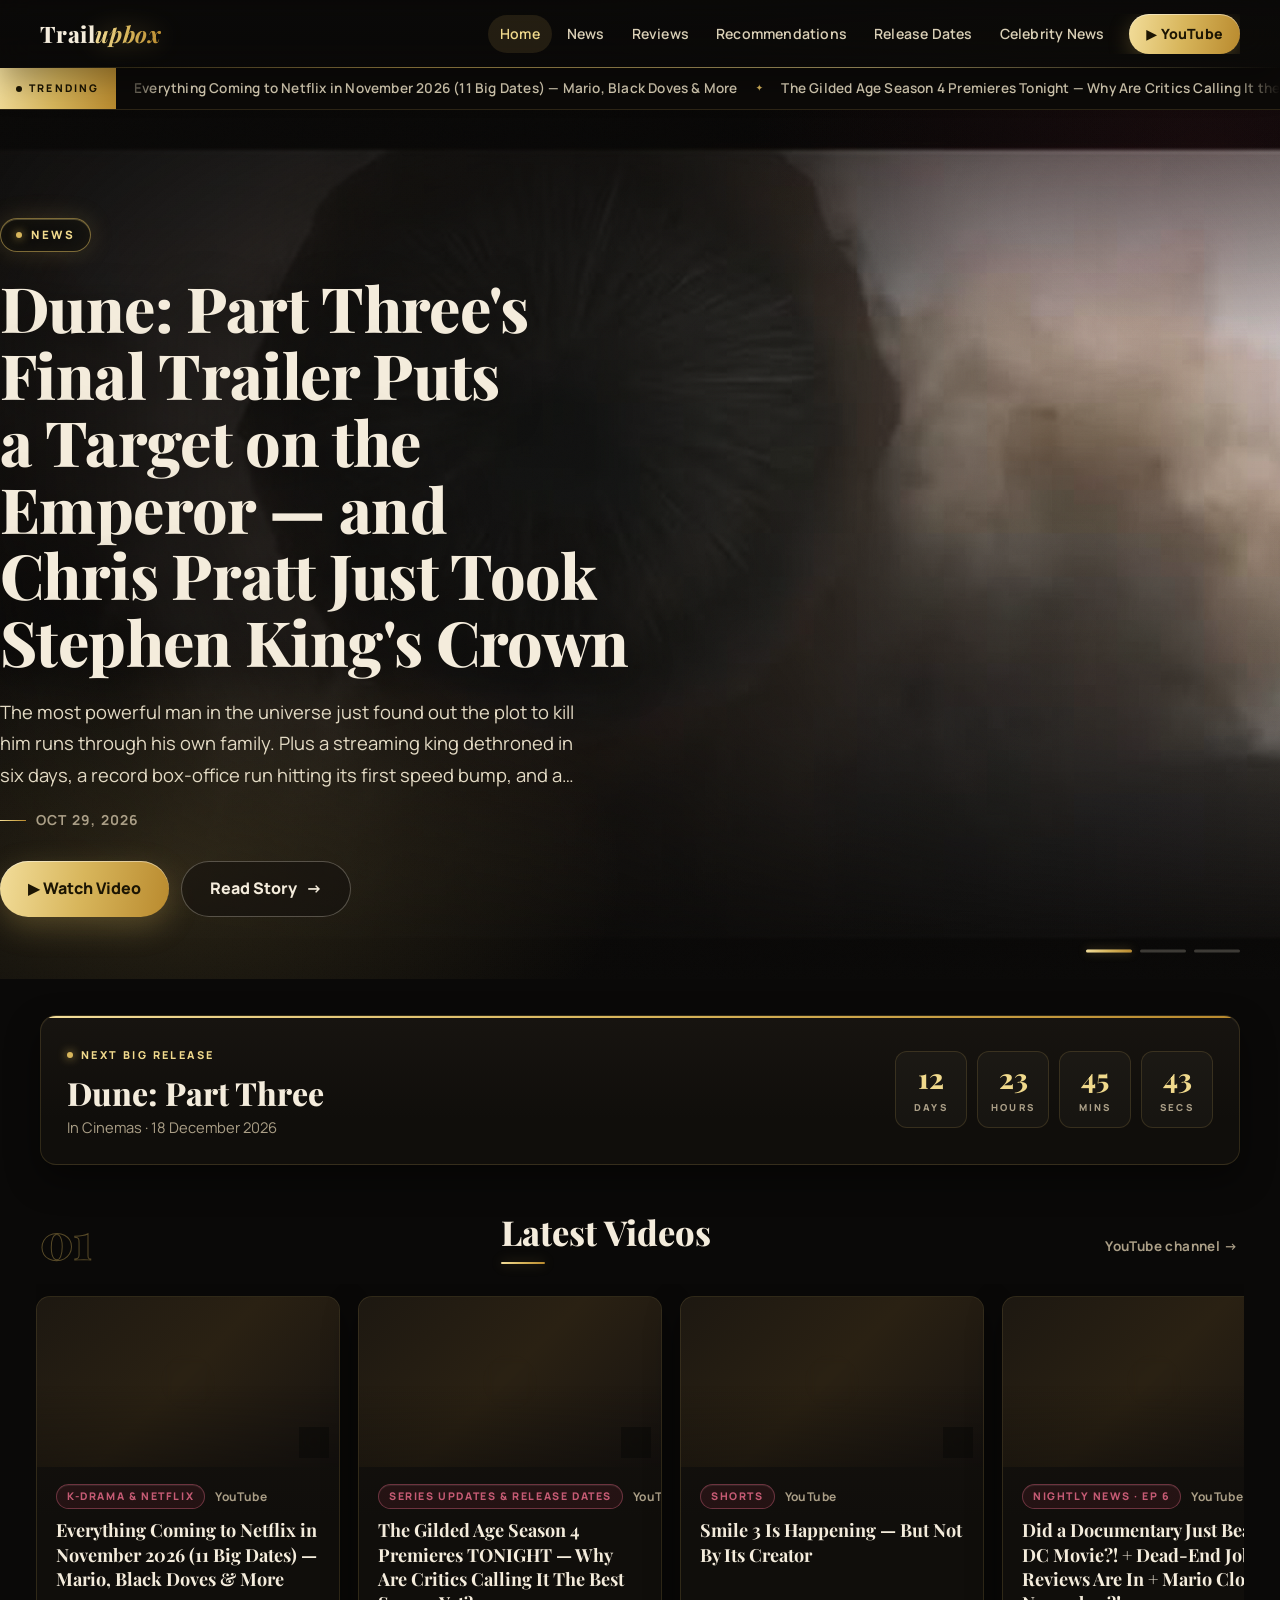
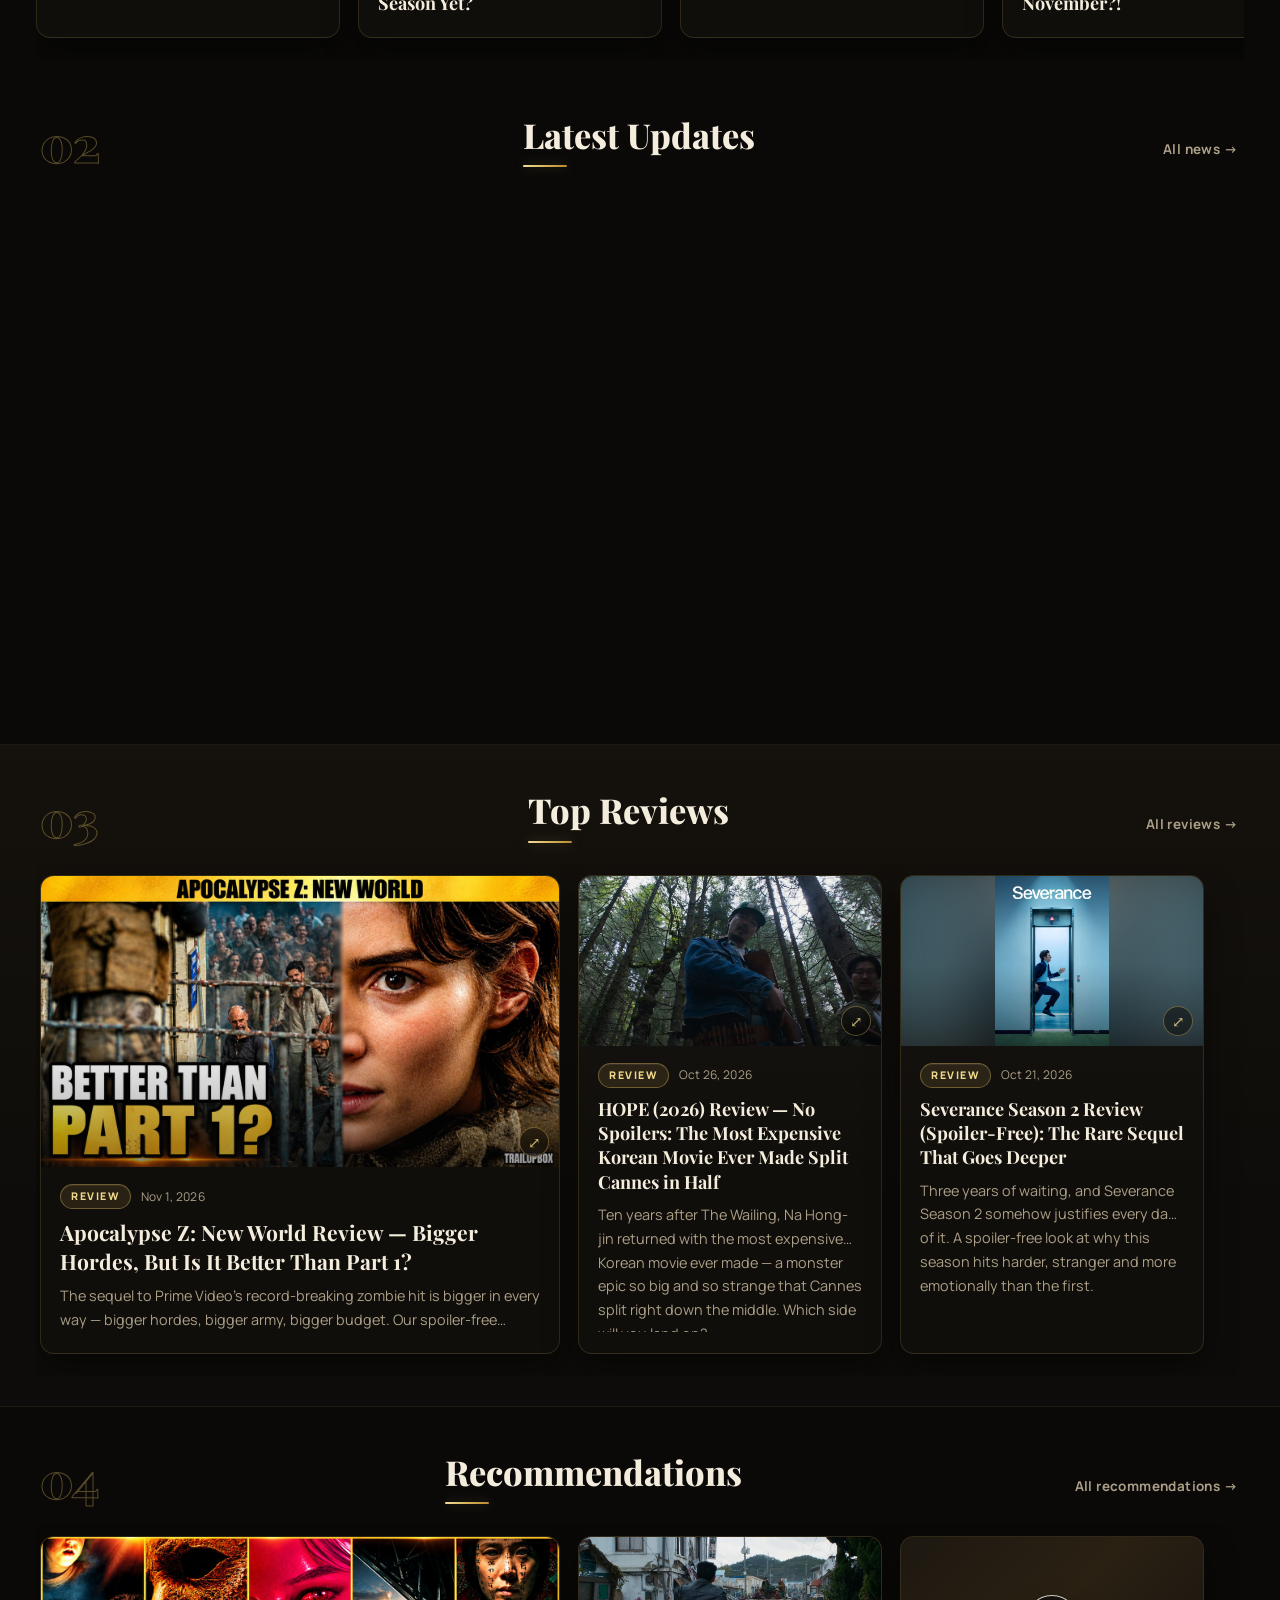
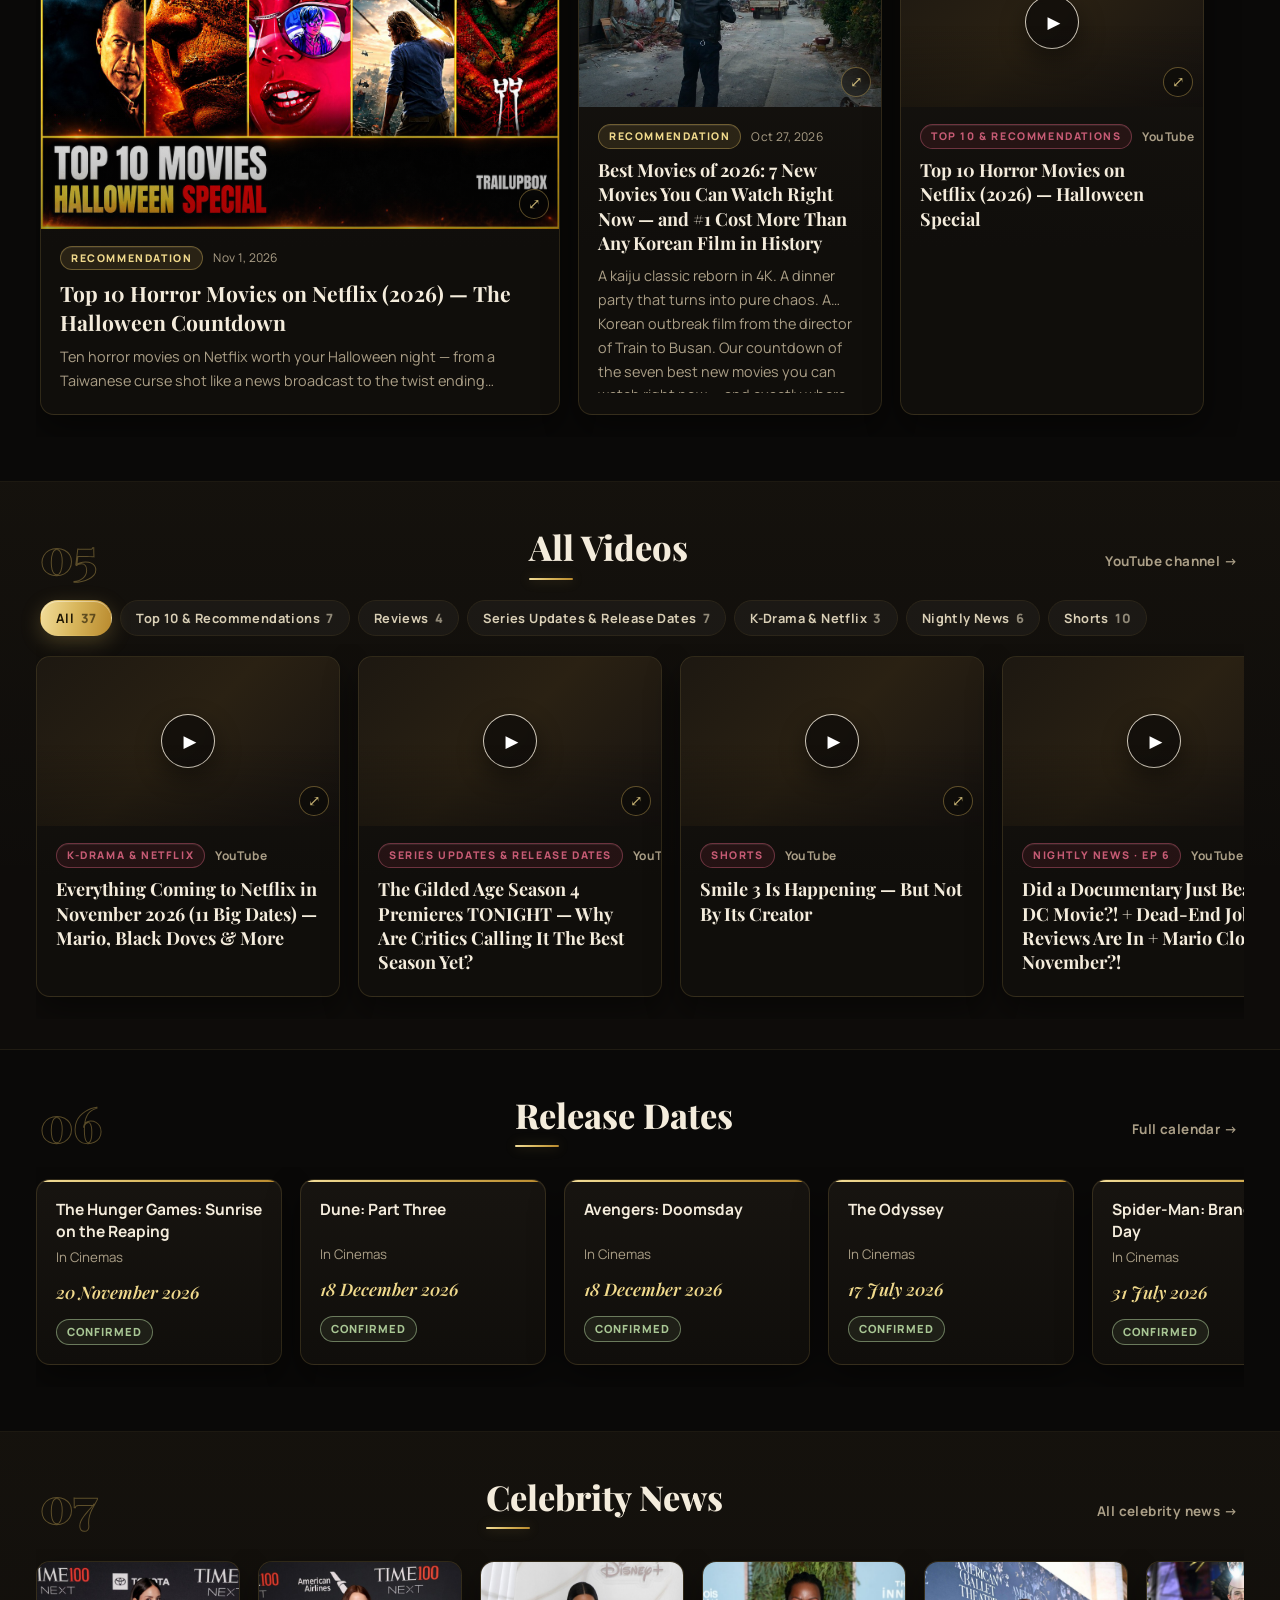
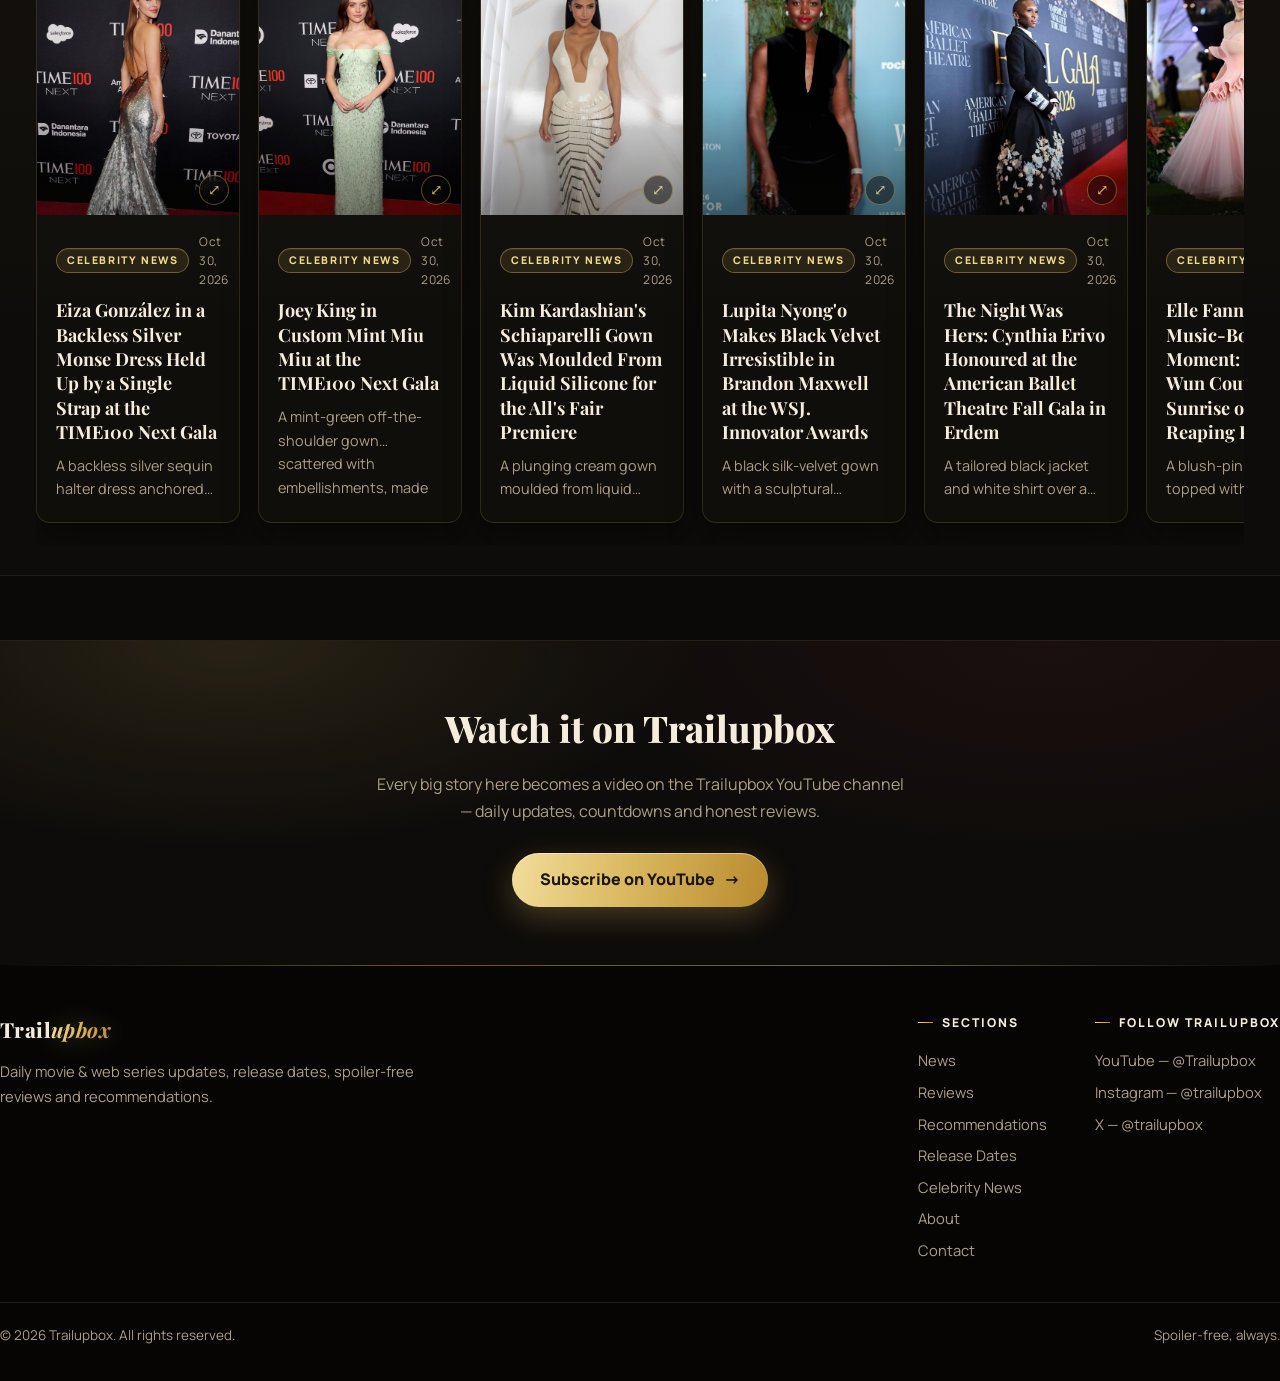
<file: index.html>
<!DOCTYPE html>
<html lang="en">
<head>
<meta charset="UTF-8">
<meta name="viewport" content="width=device-width, initial-scale=1.0">
<meta name="google-site-verification" content="AECJ6CqNWrnob_BkjIzipQ6ccGZNplyeWMBLR2A8hS0" />
    <meta name="google-site-verification" content="s661JnCrfnw_cntK5rFMoHAyR088qW8YQG4fS0SGs4k" />
<title>Trailupbox — Movie &amp; Web Series News, Release Dates, Reviews</title>
<meta name="description" content="Trailupbox is your daily briefing on movies and web series — confirmed release dates, spoiler-free reviews, watch-next recommendations and celebrity news, with a video for every big story on the Trailupbox YouTube channel.">
<link rel="canonical" href="https://trailupbox.pages.dev/">
<meta name="robots" content="index, follow, max-image-preview:large, max-snippet:-1, max-video-preview:-1">
<meta name="theme-color" content="#0a0908">
<meta property="og:type" content="website">
<meta property="og:site_name" content="Trailupbox">
<meta property="og:url" content="https://trailupbox.pages.dev/">
<meta property="og:title" content="Trailupbox — Movie &amp; Web Series News, Release Dates, Reviews">
<meta property="og:description" content="Trailupbox is your daily briefing on movies and web series — confirmed release dates, spoiler-free reviews, watch-next recommendations and celebrity news, with a video for every big story on the Trailupbox YouTube channel.">
<meta property="og:image" content="https://trailupbox.pages.dev/assets/hires/dune-hero.jpg">
<meta name="twitter:site" content="@trailupbox">
<meta name="twitter:title" content="Trailupbox — Movie &amp; Web Series News, Release Dates, Reviews">
<meta name="twitter:description" content="Trailupbox is your daily briefing on movies and web series — confirmed release dates, spoiler-free reviews, watch-next recommendations and celebrity news, with a video for every big story on the Trailupbox YouTube channel.">
<meta name="twitter:image" content="https://trailupbox.pages.dev/assets/hires/dune-hero.jpg">
<link rel="alternate" type="application/rss+xml" title="Trailupbox — Latest Stories" href="feed.xml">
<meta name="twitter:card" content="summary_large_image">
<link rel="preload" as="image" href="assets/hires/dune-hero.jpg">
<link rel="preconnect" href="https://fonts.googleapis.com">
<link rel="preconnect" href="https://fonts.gstatic.com" crossorigin>
<link href="https://fonts.googleapis.com/css2?family=Manrope:wght@400;600;700;800&family=Playfair+Display:ital,wght@0,700;0,800;0,900;1,600;1,700&display=swap" rel="stylesheet">
<link rel="stylesheet" href="styles.css">
<script type="application/ld+json">
{
  "@context": "https://schema.org",
  "@graph": [
    {
      "@type": "WebSite",
      "@id": "https://trailupbox.pages.dev/#website",
      "url": "https://trailupbox.pages.dev/",
      "name": "Trailupbox",
      "description": "Daily movie & web series updates, release dates, spoiler-free reviews and recommendations.",
      "inLanguage": "en",
      "publisher": { "@id": "https://trailupbox.pages.dev/#organization" }
    },
    {
      "@type": "Organization",
      "@id": "https://trailupbox.pages.dev/#organization",
      "name": "Trailupbox",
      "url": "https://trailupbox.pages.dev/",
      "description": "Daily movie & web series updates, release dates, spoiler-free reviews and recommendations.",
      "email": "movieregisterenglish@gmail.com",
      "sameAs": [
        "https://www.youtube.com/@Trailupbox",
        "https://www.instagram.com/trailupbox",
        "https://x.com/trailupbox",
        "https://in.pinterest.com/trailupbox/"
      ]
    }
  ]
}
</script>
</head>
<body data-page="home">

<header class="site-header">
  <div class="wrap header-inner">
    <a class="logo" href="index.html">Trail<span class="upbox">upbox</span></a>
    <nav class="main-nav" aria-label="Main navigation">
      <a href="index.html" class="active">Home</a>
      <a href="updates.html">News</a>
      <a href="reviews.html">Reviews</a>
      <a href="recommendations.html">Recommendations</a>
      <a href="release-dates.html">Release Dates</a>
      <a href="celebrity-news.html">Celebrity News</a>
      <a class="nav-cta" href="https://www.youtube.com/@Trailupbox" target="_blank" rel="noopener">&#9654; YouTube</a>
    </nav>
  </div>
</header>

<main>
  <!-- Trending headlines ticker (filled from data/articles.js) -->
  <div class="ticker" aria-label="Trending headlines">
    <span class="ticker-tag">Trending</span>
    <div class="ticker-view">
      <div class="ticker-track" id="ticker-track"></div>
    </div>
  </div>

  <!-- Cinematic showcase: three cover stories crossfade (app.js) -->
  <section class="hero" id="hero">
    <div class="hero-bg" id="hero-bg"></div>
    <div class="wrap hero-inner">
      <div class="hero-content">
        <span class="hero-chip" id="hero-chip">Featured</span>
        <h1 id="hero-title">Movie &amp; web series news, without the noise.</h1>
        <p class="hero-teaser" id="hero-teaser">Release dates, honest spoiler-free reviews and the updates that actually matter — every day.</p>
        <span class="hero-date" id="hero-date"></span>
        <div class="hero-actions">
          <a class="btn btn-accent" id="hero-watch" href="https://www.youtube.com/@Trailupbox" target="_blank" rel="noopener">&#9654; Watch Video</a>
          <a class="btn btn-glass" id="hero-read" href="updates.html">Read Story <span class="arr" aria-hidden="true">&rarr;</span></a>
        </div>
      </div>
    </div>
    <div class="hero-progress" id="hero-progress" role="group" aria-label="Cover stories"></div>
  </section>

  <!-- Next big release countdown (computed from RELEASE_DATES) -->
  <section class="countdown-band" id="countdown-band" hidden>
    <div class="wrap">
      <div class="cd-panel">
        <div class="cd-info">
          <span class="cd-label" id="cd-label">Next Big Release</span>
          <h3 class="cd-title" id="cd-title"></h3>
          <span class="cd-meta" id="cd-meta"></span>
        </div>
        <div class="cd-clock" role="timer" aria-label="Countdown to the next big release">
          <div class="cd-unit"><span class="cd-num" id="cd-d">--</span><span class="cd-cap">Days</span></div>
          <div class="cd-unit"><span class="cd-num" id="cd-h">--</span><span class="cd-cap">Hours</span></div>
          <div class="cd-unit"><span class="cd-num" id="cd-m">--</span><span class="cd-cap">Mins</span></div>
          <div class="cd-unit"><span class="cd-num" id="cd-s">--</span><span class="cd-cap">Secs</span></div>
        </div>
      </div>
    </div>
  </section>

  <section class="row-section">
    <div class="wrap">
      <div class="section-head">
        <span class="sec-num" aria-hidden="true">01</span>
        <h2>Latest Videos</h2>
        <a href="https://www.youtube.com/@Trailupbox" target="_blank" rel="noopener">YouTube channel &rarr;</a>
      </div>
      <div class="row-track" id="videos-row"></div>
    </div>
  </section>

  <section class="row-section">
    <div class="wrap">
      <div class="section-head">
        <span class="sec-num" aria-hidden="true">02</span>
        <h2>Latest Updates</h2>
        <a href="updates.html">All news &rarr;</a>
      </div>
      <div class="row-track" id="latest-row"></div>
    </div>
  </section>

  <section class="row-section alt">
    <div class="wrap">
      <div class="section-head">
        <span class="sec-num" aria-hidden="true">03</span>
        <h2>Top Reviews</h2>
        <a href="reviews.html">All reviews &rarr;</a>
      </div>
      <div class="row-track" id="reviews-row"></div>
    </div>
  </section>

  <section class="row-section">
    <div class="wrap">
      <div class="section-head">
        <span class="sec-num" aria-hidden="true">04</span>
        <h2>Recommendations</h2>
        <a href="recommendations.html">All recommendations &rarr;</a>
      </div>
      <div class="row-track" id="picks-row"></div>
    </div>
  </section>

  <section class="row-section alt">
    <div class="wrap">
      <div class="section-head">
        <span class="sec-num" aria-hidden="true">05</span>
        <h2>All Videos</h2>
        <a href="https://www.youtube.com/@Trailupbox" target="_blank" rel="noopener">YouTube channel &rarr;</a>
      </div>
      <div class="video-filters" id="video-filters" role="group" aria-label="Filter videos by series"></div>
      <div class="row-track" id="all-videos-row"></div>
    </div>
  </section>

  <section class="row-section">
    <div class="wrap">
      <div class="section-head">
        <span class="sec-num" aria-hidden="true">06</span>
        <h2>Release Dates</h2>
        <a href="release-dates.html">Full calendar &rarr;</a>
      </div>
      <div class="date-strip" id="dates-strip"></div>
    </div>
  </section>

  <section class="row-section alt">
    <div class="wrap">
      <div class="section-head">
        <span class="sec-num" aria-hidden="true">07</span>
        <h2>Celebrity News</h2>
        <a href="celebrity-news.html">All celebrity news &rarr;</a>
      </div>
      <div class="row-track" id="celebrity-row"></div>
    </div>
  </section>

  <section class="cta-band">
    <div class="wrap cta-inner">
      <h2>Watch it on Trailupbox</h2>
      <p>Every big story here becomes a video on the Trailupbox YouTube channel — daily updates, countdowns and honest reviews.</p>
      <a class="btn" href="https://www.youtube.com/@Trailupbox" target="_blank" rel="noopener">Subscribe on YouTube <span class="arr" aria-hidden="true">&rarr;</span></a>
    </div>
  </section>
</main>

<footer class="site-footer">
  <div class="wrap footer-inner">
    <div class="footer-top">
      <div class="footer-brand">
        <a class="logo" href="index.html">Trail<span class="upbox">upbox</span></a>
        <p class="footer-line">Daily movie &amp; web series updates, release dates, spoiler-free reviews and recommendations.</p>
      </div>
      <div class="footer-nav">
        <div class="footer-col">
          <h4>Sections</h4>
          <a href="updates.html">News</a>
          <a href="reviews.html">Reviews</a>
          <a href="recommendations.html">Recommendations</a>
          <a href="release-dates.html">Release Dates</a>
          <a href="celebrity-news.html">Celebrity News</a>
          <a href="about.html">About</a>
          <a href="contact.html">Contact</a>
        </div>
        <div class="footer-col">
          <h4>Follow Trailupbox</h4>
          <a href="https://www.youtube.com/@Trailupbox" target="_blank" rel="noopener">YouTube — @Trailupbox</a>
          <a href="https://www.instagram.com/trailupbox" target="_blank" rel="noopener">Instagram — @trailupbox</a>
          <a href="https://x.com/trailupbox" target="_blank" rel="noopener">X — @trailupbox</a>
        </div>
      </div>
    </div>
    <div class="footer-bottom">
      <span>&copy; 2026 Trailupbox. All rights reserved.</span>
      <span>Spoiler-free, always.</span>
    </div>
  </div>
</footer>


<!-- Fullscreen image lightbox (app.js wires it up) -->
<div class="lb" id="lightbox" role="dialog" aria-modal="true" aria-label="Image viewer" hidden>
  <div class="lb-stage" id="lb-stage">
    <img class="lb-img" id="lb-img" alt="">
    <p class="lb-caption" id="lb-caption"></p>
  </div>
  <span class="lb-count" id="lb-count"></span>
  <button class="lb-btn lb-close" id="lb-close" type="button" aria-label="Close image viewer">&times;</button>
  <button class="lb-btn lb-prev" id="lb-prev" type="button" aria-label="Previous image">&#8249;</button>
  <button class="lb-btn lb-next" id="lb-next" type="button" aria-label="Next image">&#8250;</button>
</div>

<script src="data/articles.js"></script>
<script src="app.js"></script>
</body>
</html>
</file>
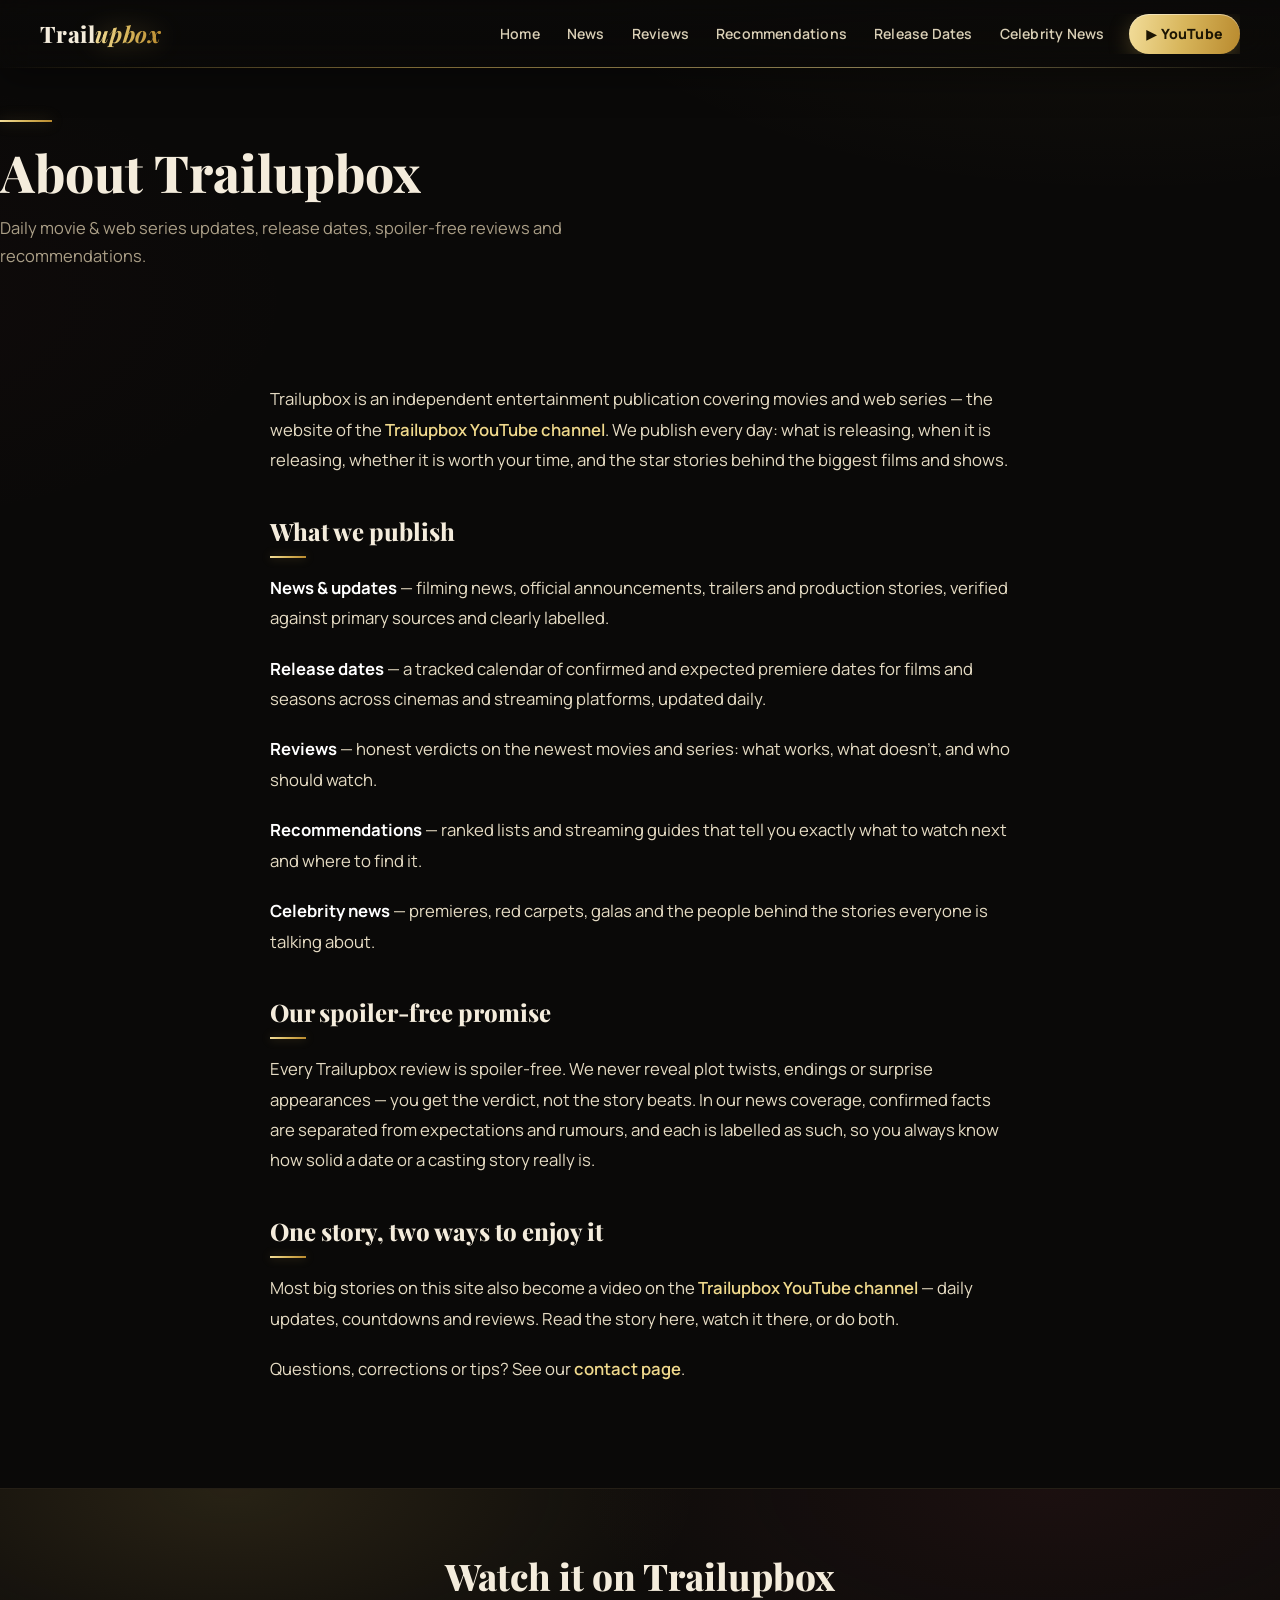
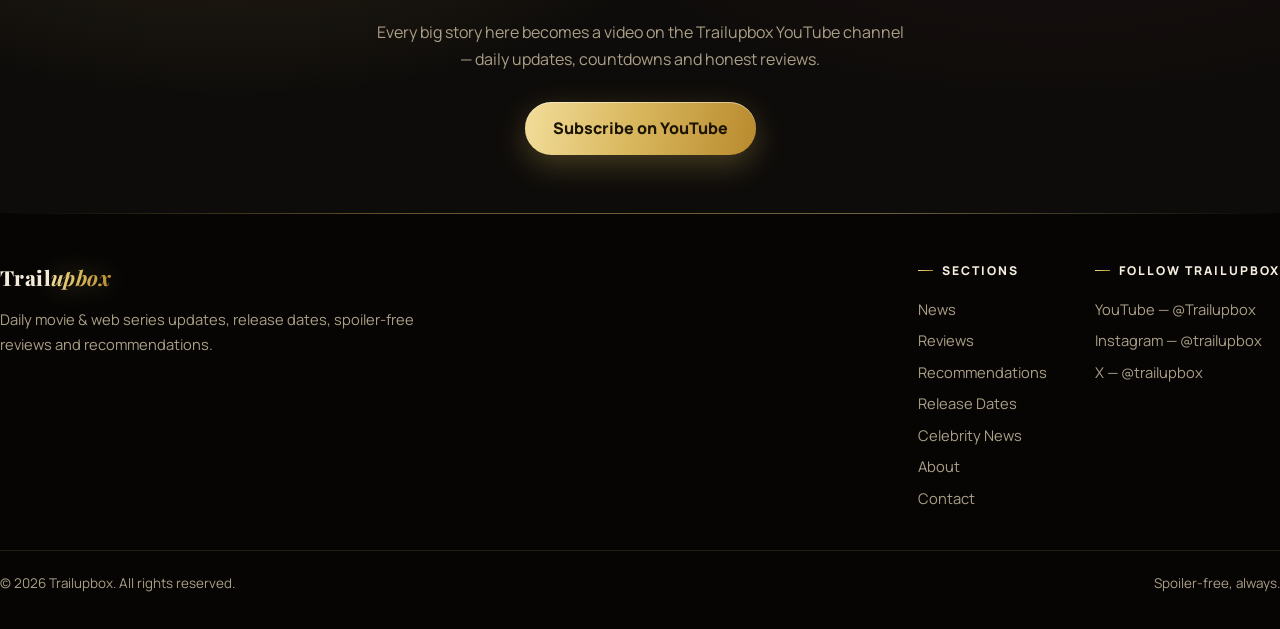
<file: about.html>
<!DOCTYPE html>
<html lang="en">
<head>
<meta charset="UTF-8">
<meta name="viewport" content="width=device-width, initial-scale=1.0">
<title>About — Trailupbox</title>
<meta name="description" content="About Trailupbox — the movie and web series publication behind the Trailupbox YouTube channel: daily updates, release dates, spoiler-free reviews, recommendations and celebrity news.">
<meta property="og:type" content="website">
<meta property="og:site_name" content="Trailupbox">
<meta property="og:title" content="About — Trailupbox">
<meta property="og:description" content="About Trailupbox — the movie and web series publication behind the Trailupbox YouTube channel: daily updates, release dates, spoiler-free reviews, recommendations and celebrity news.">
<link rel="canonical" href="https://trailupbox.pages.dev/about.html">
<meta name="robots" content="index, follow, max-image-preview:large, max-snippet:-1, max-video-preview:-1">
<meta name="theme-color" content="#0a0908">
<meta property="og:url" content="https://trailupbox.pages.dev/about.html">
<meta property="og:image" content="https://trailupbox.pages.dev/assets/hires/severance-keyart.jpg">
<meta name="twitter:card" content="summary_large_image">
<meta name="twitter:site" content="@trailupbox">
<meta name="twitter:title" content="About — Trailupbox">
<meta name="twitter:description" content="About Trailupbox — the movie and web series publication behind the Trailupbox YouTube channel: daily updates, release dates, spoiler-free reviews, recommendations and celebrity news.">
<meta name="twitter:image" content="https://trailupbox.pages.dev/assets/hires/severance-keyart.jpg">
<link rel="alternate" type="application/rss+xml" title="Trailupbox — Latest Stories" href="feed.xml">
<link rel="preconnect" href="https://fonts.googleapis.com">
<link rel="preconnect" href="https://fonts.gstatic.com" crossorigin>
<link href="https://fonts.googleapis.com/css2?family=Manrope:wght@400;600;700;800&family=Playfair+Display:ital,wght@0,700;0,800;0,900;1,600;1,700&display=swap" rel="stylesheet">
<link rel="stylesheet" href="styles.css">
</head>
<body data-page="about">

<header class="site-header">
  <div class="wrap header-inner">
    <a class="logo" href="index.html">Trail<span class="upbox">upbox</span></a>
    <nav class="main-nav" aria-label="Main navigation">
      <a href="index.html">Home</a>
      <a href="updates.html">News</a>
      <a href="reviews.html">Reviews</a>
      <a href="recommendations.html">Recommendations</a>
      <a href="release-dates.html">Release Dates</a>
      <a href="celebrity-news.html">Celebrity News</a>
      <a class="nav-cta" href="https://www.youtube.com/@Trailupbox" target="_blank" rel="noopener">&#9654; YouTube</a>
    </nav>
  </div>
</header>

<main>
  <section class="wrap page-head">
    <h1>About Trailupbox</h1>
    <p>Daily movie &amp; web series updates, release dates, spoiler-free reviews and recommendations.</p>
  </section>

  <section class="section">
    <div class="article-wrap">
      <div class="article-body">
        <p>Trailupbox is an independent entertainment publication covering movies and web series — the website of the <a href="https://www.youtube.com/@Trailupbox" target="_blank" rel="noopener">Trailupbox YouTube channel</a>. We publish every day: what is releasing, when it is releasing, whether it is worth your time, and the star stories behind the biggest films and shows.</p>
        <h2>What we publish</h2>
        <p><strong>News &amp; updates</strong> — filming news, official announcements, trailers and production stories, verified against primary sources and clearly labelled.</p>
        <p><strong>Release dates</strong> — a tracked calendar of confirmed and expected premiere dates for films and seasons across cinemas and streaming platforms, updated daily.</p>
        <p><strong>Reviews</strong> — honest verdicts on the newest movies and series: what works, what doesn't, and who should watch.</p>
        <p><strong>Recommendations</strong> — ranked lists and streaming guides that tell you exactly what to watch next and where to find it.</p>
        <p><strong>Celebrity news</strong> — premieres, red carpets, galas and the people behind the stories everyone is talking about.</p>
        <h2>Our spoiler-free promise</h2>
        <p>Every Trailupbox review is spoiler-free. We never reveal plot twists, endings or surprise appearances — you get the verdict, not the story beats. In our news coverage, confirmed facts are separated from expectations and rumours, and each is labelled as such, so you always know how solid a date or a casting story really is.</p>
        <h2>One story, two ways to enjoy it</h2>
        <p>Most big stories on this site also become a video on the <a href="https://www.youtube.com/@Trailupbox" target="_blank" rel="noopener">Trailupbox YouTube channel</a> — daily updates, countdowns and reviews. Read the story here, watch it there, or do both.</p>
        <p>Questions, corrections or tips? See our <a href="contact.html">contact page</a>.</p>
      </div>
    </div>
  </section>

  <section class="cta-band">
    <div class="wrap cta-inner">
      <h2>Watch it on Trailupbox</h2>
      <p>Every big story here becomes a video on the Trailupbox YouTube channel — daily updates, countdowns and honest reviews.</p>
      <a class="btn" href="https://www.youtube.com/@Trailupbox" target="_blank" rel="noopener">Subscribe on YouTube</a>
    </div>
  </section>
</main>

<footer class="site-footer">
  <div class="wrap footer-inner">
    <div class="footer-top">
      <div class="footer-brand">
        <a class="logo" href="index.html">Trail<span class="upbox">upbox</span></a>
        <p class="footer-line">Daily movie &amp; web series updates, release dates, spoiler-free reviews and recommendations.</p>
      </div>
      <div class="footer-nav">
        <div class="footer-col">
          <h4>Sections</h4>
          <a href="updates.html">News</a>
          <a href="reviews.html">Reviews</a>
          <a href="recommendations.html">Recommendations</a>
          <a href="release-dates.html">Release Dates</a>
          <a href="celebrity-news.html">Celebrity News</a>
          <a href="about.html">About</a>
          <a href="contact.html">Contact</a>
        </div>
        <div class="footer-col">
          <h4>Follow Trailupbox</h4>
          <a href="https://www.youtube.com/@Trailupbox" target="_blank" rel="noopener">YouTube — @Trailupbox</a>
          <a href="https://www.instagram.com/trailupbox" target="_blank" rel="noopener">Instagram — @trailupbox</a>
          <a href="https://x.com/trailupbox" target="_blank" rel="noopener">X — @trailupbox</a>
        </div>
      </div>
    </div>
    <div class="footer-bottom">
      <span>&copy; 2026 Trailupbox. All rights reserved.</span>
      <span>Spoiler-free, always.</span>
    </div>
  </div>
</footer>


<!-- Fullscreen image lightbox (app.js wires it up) -->
<div class="lb" id="lightbox" role="dialog" aria-modal="true" aria-label="Image viewer" hidden>
  <div class="lb-stage" id="lb-stage">
    <img class="lb-img" id="lb-img" alt="">
    <p class="lb-caption" id="lb-caption"></p>
  </div>
  <span class="lb-count" id="lb-count"></span>
  <button class="lb-btn lb-close" id="lb-close" type="button" aria-label="Close image viewer">&times;</button>
  <button class="lb-btn lb-prev" id="lb-prev" type="button" aria-label="Previous image">&#8249;</button>
  <button class="lb-btn lb-next" id="lb-next" type="button" aria-label="Next image">&#8250;</button>
</div>

<script src="data/articles.js"></script>
<script src="app.js"></script>
</body>
</html>
</file>
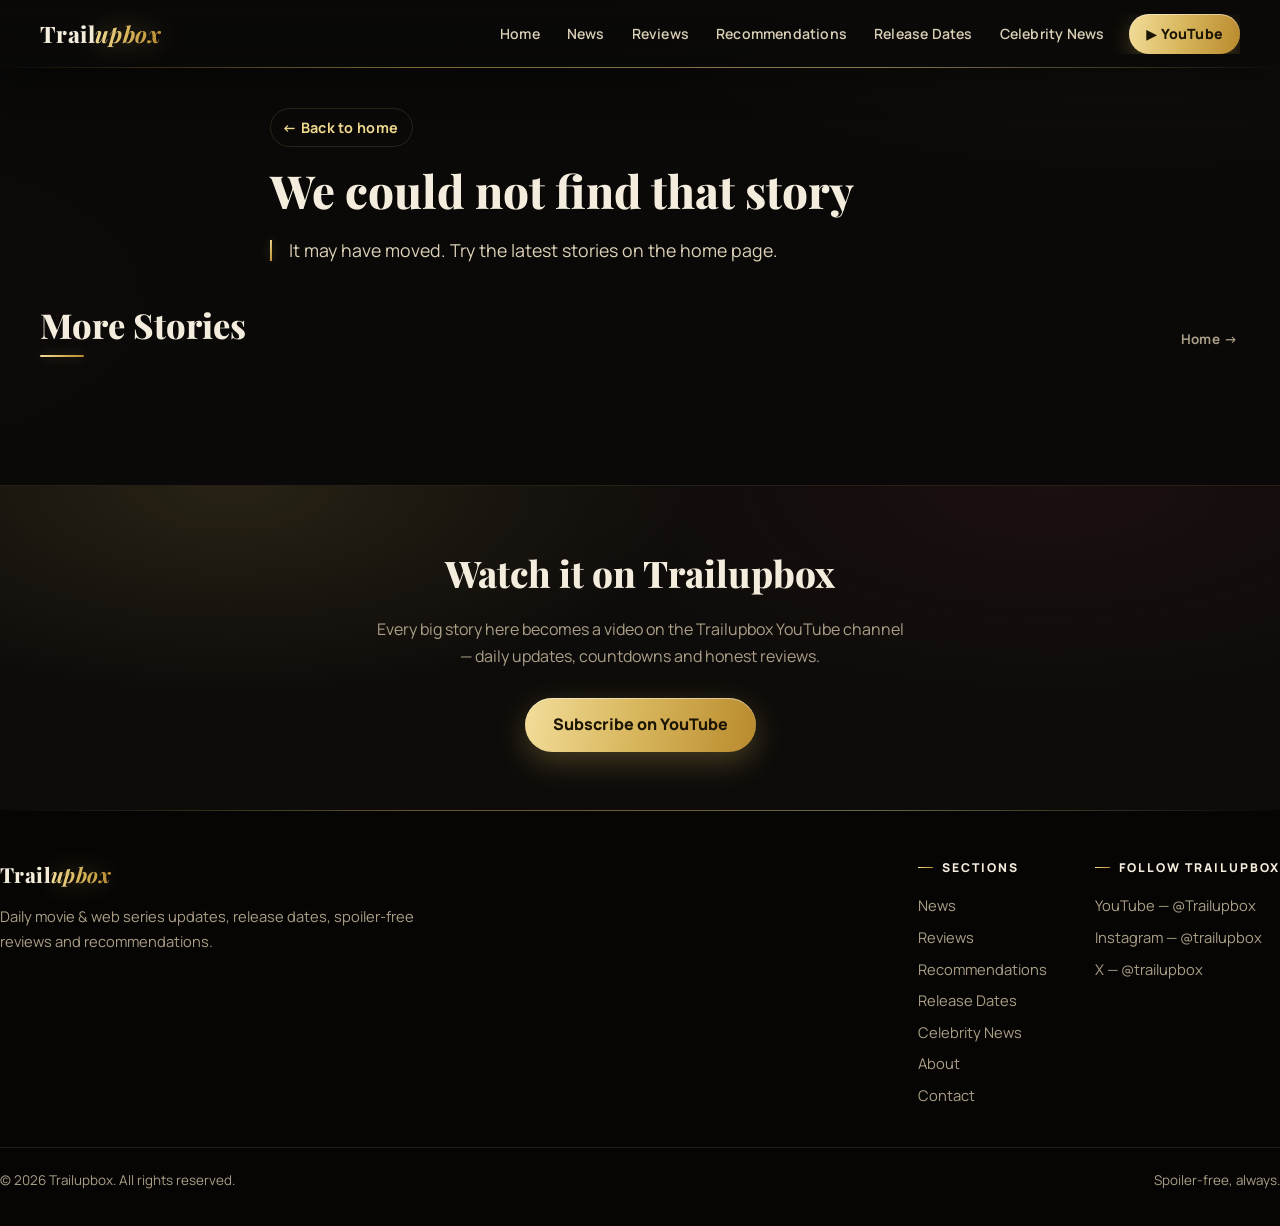
<file: article.html>
<!DOCTYPE html>
<html lang="en">
<head>
<meta charset="UTF-8">
<meta name="viewport" content="width=device-width, initial-scale=1.0">
<title>Trailupbox — Story</title>
<meta name="description" content="Daily movie & web series updates, release dates, spoiler-free reviews and recommendations.">
<meta property="og:type" content="article">
<meta property="og:site_name" content="Trailupbox">
<meta property="og:title" content="Trailupbox — Story">
<meta property="og:description" content="Daily movie & web series updates, release dates, spoiler-free reviews and recommendations.">
<link rel="canonical" href="https://trailupbox.pages.dev/article.html">
<meta name="robots" content="index, follow, max-image-preview:large, max-snippet:-1, max-video-preview:-1">
<meta name="theme-color" content="#0a0908">
<meta property="og:url" content="https://trailupbox.pages.dev/article.html">
<meta property="og:image" content="https://trailupbox.pages.dev/assets/hires/dune-hero.jpg">
<meta name="twitter:card" content="summary_large_image">
<meta name="twitter:site" content="@trailupbox">
<meta name="twitter:title" content="Trailupbox — Story">
<meta name="twitter:description" content="Daily movie & web series updates, release dates, spoiler-free reviews and recommendations.">
<meta name="twitter:image" content="https://trailupbox.pages.dev/assets/hires/dune-hero.jpg">
<link rel="alternate" type="application/rss+xml" title="Trailupbox — Latest Stories" href="feed.xml">
<link rel="preconnect" href="https://fonts.googleapis.com">
<link rel="preconnect" href="https://fonts.gstatic.com" crossorigin>
<link href="https://fonts.googleapis.com/css2?family=Manrope:wght@400;600;700;800&family=Playfair+Display:ital,wght@0,700;0,800;0,900;1,600;1,700&display=swap" rel="stylesheet">
<link rel="stylesheet" href="styles.css">
</head>
<body data-page="article">

<header class="site-header">
  <div class="wrap header-inner">
    <a class="logo" href="index.html">Trail<span class="upbox">upbox</span></a>
    <nav class="main-nav" aria-label="Main navigation">
      <a href="index.html">Home</a>
      <a href="updates.html">News</a>
      <a href="reviews.html">Reviews</a>
      <a href="recommendations.html">Recommendations</a>
      <a href="release-dates.html">Release Dates</a>
      <a href="celebrity-news.html">Celebrity News</a>
      <a class="nav-cta" href="https://www.youtube.com/@Trailupbox" target="_blank" rel="noopener">&#9654; YouTube</a>
    </nav>
  </div>
</header>

<main>
  <div class="article-wrap">
    <article id="article-main">
      <p class="lede">Loading the story&hellip;</p>
    </article>
  </div>

  <section class="row-section">
    <div class="wrap">
      <div class="section-head">
        <h2>More Stories</h2>
        <a href="index.html">Home &rarr;</a>
      </div>
      <div class="row-track" id="more-row"></div>
    </div>
  </section>

  <section class="cta-band">
    <div class="wrap cta-inner">
      <h2>Watch it on Trailupbox</h2>
      <p>Every big story here becomes a video on the Trailupbox YouTube channel — daily updates, countdowns and honest reviews.</p>
      <a class="btn" href="https://www.youtube.com/@Trailupbox" target="_blank" rel="noopener">Subscribe on YouTube</a>
    </div>
  </section>
</main>

<footer class="site-footer">
  <div class="wrap footer-inner">
    <div class="footer-top">
      <div class="footer-brand">
        <a class="logo" href="index.html">Trail<span class="upbox">upbox</span></a>
        <p class="footer-line">Daily movie &amp; web series updates, release dates, spoiler-free reviews and recommendations.</p>
      </div>
      <div class="footer-nav">
        <div class="footer-col">
          <h4>Sections</h4>
          <a href="updates.html">News</a>
          <a href="reviews.html">Reviews</a>
          <a href="recommendations.html">Recommendations</a>
          <a href="release-dates.html">Release Dates</a>
          <a href="celebrity-news.html">Celebrity News</a>
          <a href="about.html">About</a>
          <a href="contact.html">Contact</a>
        </div>
        <div class="footer-col">
          <h4>Follow Trailupbox</h4>
          <a href="https://www.youtube.com/@Trailupbox" target="_blank" rel="noopener">YouTube — @Trailupbox</a>
          <a href="https://www.instagram.com/trailupbox" target="_blank" rel="noopener">Instagram — @trailupbox</a>
          <a href="https://x.com/trailupbox" target="_blank" rel="noopener">X — @trailupbox</a>
        </div>
      </div>
    </div>
    <div class="footer-bottom">
      <span>&copy; 2026 Trailupbox. All rights reserved.</span>
      <span>Spoiler-free, always.</span>
    </div>
  </div>
</footer>


<!-- Fullscreen image lightbox (app.js wires it up) -->
<div class="lb" id="lightbox" role="dialog" aria-modal="true" aria-label="Image viewer" hidden>
  <div class="lb-stage" id="lb-stage">
    <img class="lb-img" id="lb-img" alt="">
    <p class="lb-caption" id="lb-caption"></p>
  </div>
  <span class="lb-count" id="lb-count"></span>
  <button class="lb-btn lb-close" id="lb-close" type="button" aria-label="Close image viewer">&times;</button>
  <button class="lb-btn lb-prev" id="lb-prev" type="button" aria-label="Previous image">&#8249;</button>
  <button class="lb-btn lb-next" id="lb-next" type="button" aria-label="Next image">&#8250;</button>
</div>

<script src="data/articles.js"></script>
<script src="app.js"></script>
</body>
</html>
</file>
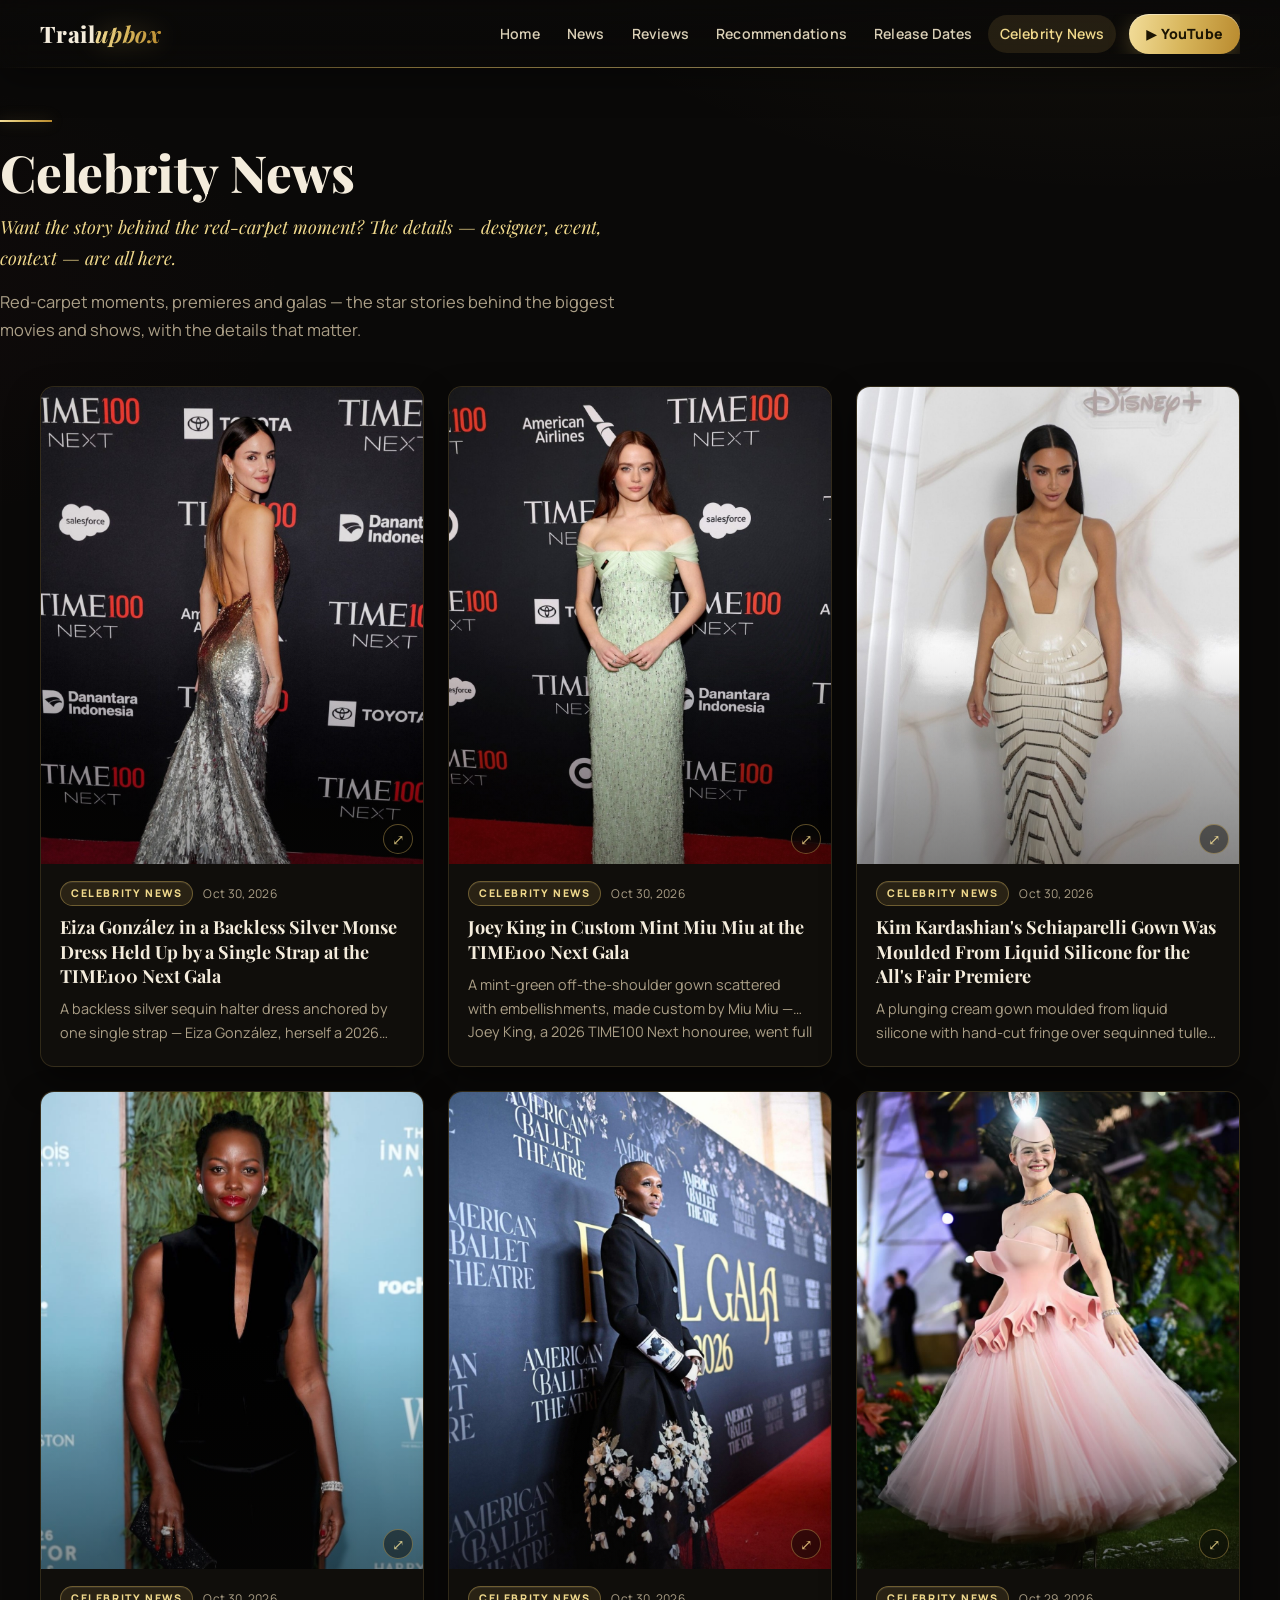
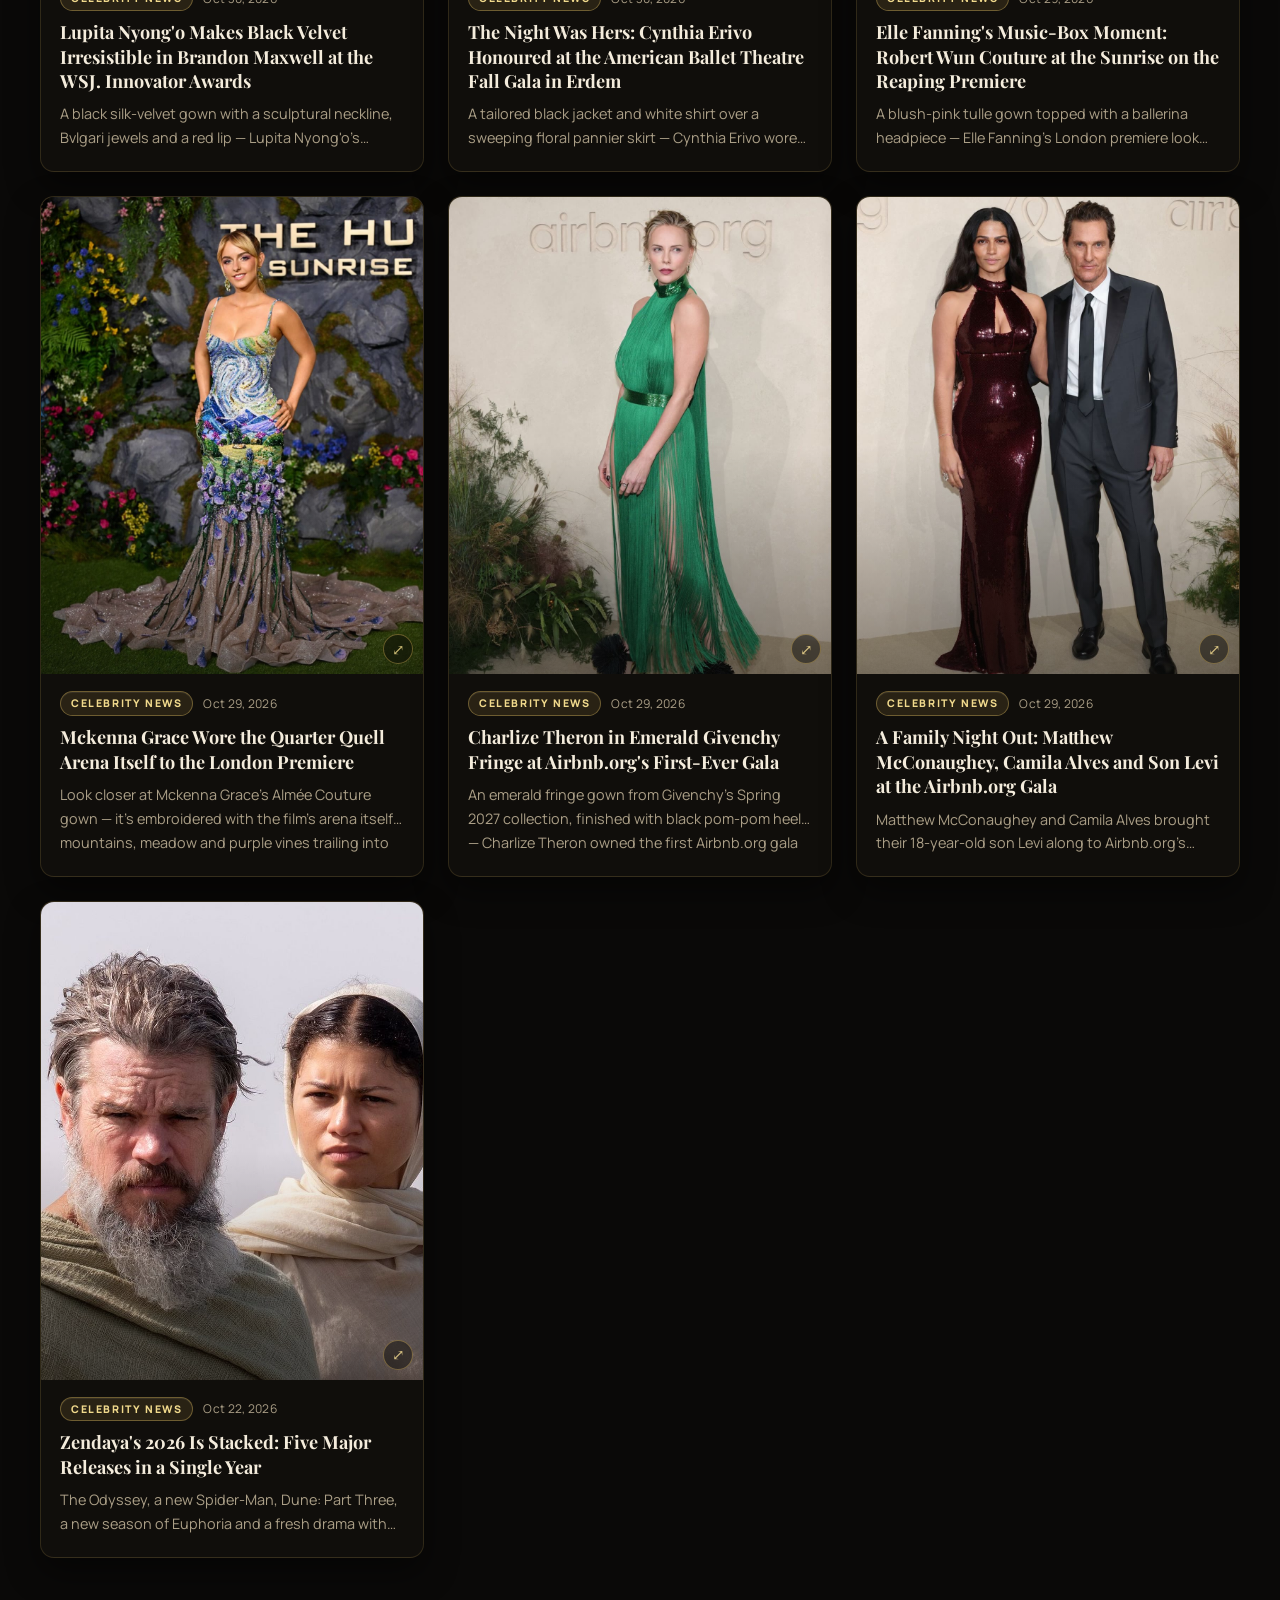
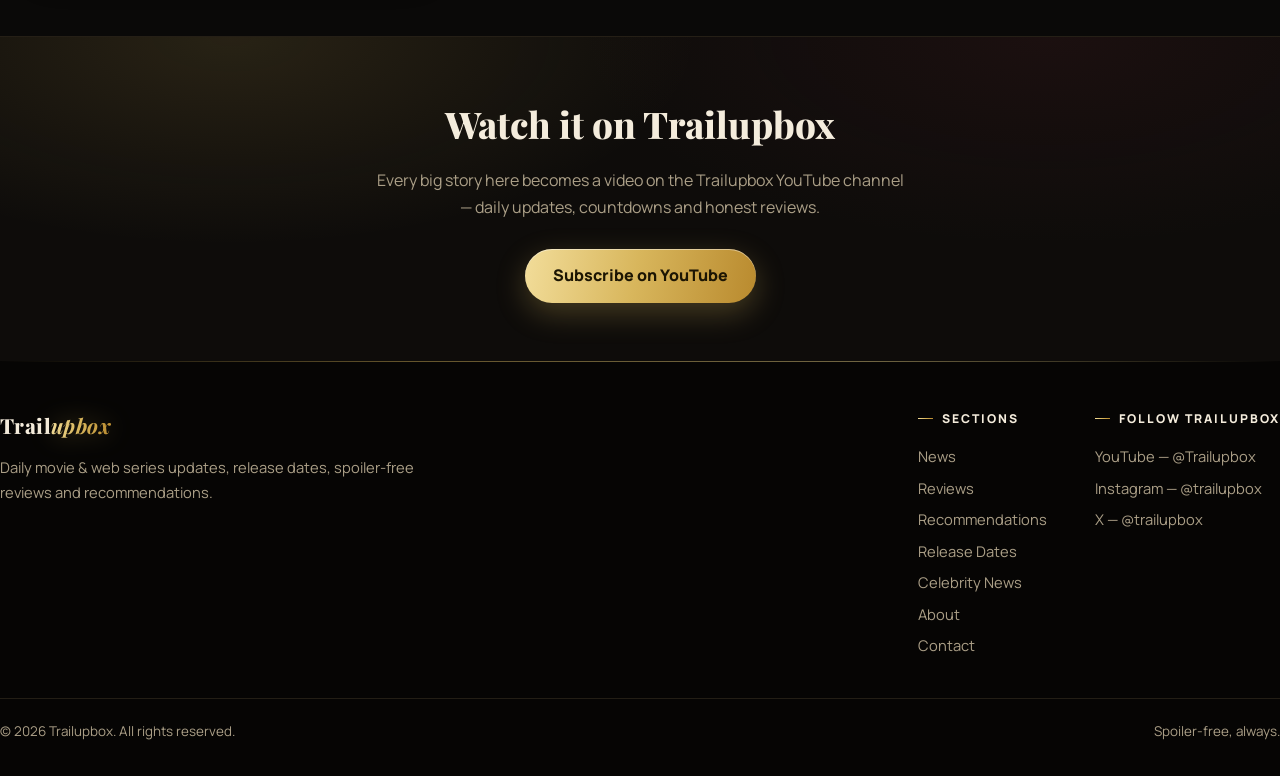
<file: celebrity-news.html>
<!DOCTYPE html>
<html lang="en">
<head>
<meta charset="UTF-8">
<meta name="viewport" content="width=device-width, initial-scale=1.0">
<title>Celebrity News — Trailupbox</title>
<meta name="description" content="Celebrity news from Trailupbox: red-carpet moments, premieres, galas and the star stories behind the biggest movies and shows.">
<meta property="og:type" content="website">
<meta property="og:site_name" content="Trailupbox">
<meta property="og:title" content="Celebrity News — Trailupbox">
<meta property="og:description" content="Celebrity news from Trailupbox: red-carpet moments, premieres, galas and the star stories behind the biggest movies and shows.">
<link rel="canonical" href="https://trailupbox.pages.dev/celebrity-news.html">
<meta name="robots" content="index, follow, max-image-preview:large, max-snippet:-1, max-video-preview:-1">
<meta name="theme-color" content="#0a0908">
<meta property="og:url" content="https://trailupbox.pages.dev/celebrity-news.html">
<meta property="og:image" content="https://trailupbox.pages.dev/assets/hires/zendaya-odyssey.jpg">
<meta name="twitter:card" content="summary_large_image">
<meta name="twitter:site" content="@trailupbox">
<meta name="twitter:title" content="Celebrity News — Trailupbox">
<meta name="twitter:description" content="Celebrity news from Trailupbox: red-carpet moments, premieres, galas and the star stories behind the biggest movies and shows.">
<meta name="twitter:image" content="https://trailupbox.pages.dev/assets/hires/zendaya-odyssey.jpg">
<link rel="alternate" type="application/rss+xml" title="Trailupbox — Latest Stories" href="feed.xml">
<link rel="preconnect" href="https://fonts.googleapis.com">
<link rel="preconnect" href="https://fonts.gstatic.com" crossorigin>
<link href="https://fonts.googleapis.com/css2?family=Manrope:wght@400;600;700;800&family=Playfair+Display:ital,wght@0,700;0,800;0,900;1,600;1,700&display=swap" rel="stylesheet">
<link rel="stylesheet" href="styles.css">
</head>
<body data-page="celebrity">

<header class="site-header">
  <div class="wrap header-inner">
    <a class="logo" href="index.html">Trail<span class="upbox">upbox</span></a>
    <nav class="main-nav" aria-label="Main navigation">
      <a href="index.html">Home</a>
      <a href="updates.html">News</a>
      <a href="reviews.html">Reviews</a>
      <a href="recommendations.html">Recommendations</a>
      <a href="release-dates.html">Release Dates</a>
      <a href="celebrity-news.html" class="active">Celebrity News</a>
      <a class="nav-cta" href="https://www.youtube.com/@Trailupbox" target="_blank" rel="noopener">&#9654; YouTube</a>
    </nav>
  </div>
</header>

<main>
  <section class="wrap page-head">
    <h1>Celebrity News</h1>
    <p class="page-q">Want the story behind the red-carpet moment? The details — designer, event, context — are all here.</p>
    <p>Red-carpet moments, premieres and galas — the star stories behind the biggest movies and shows, with the details that matter.</p>
  </section>

  <section class="section">
    <div class="wrap">
      <div class="grid" id="celebrity-grid"></div>
    </div>
  </section>

  <section class="cta-band">
    <div class="wrap cta-inner">
      <h2>Watch it on Trailupbox</h2>
      <p>Every big story here becomes a video on the Trailupbox YouTube channel — daily updates, countdowns and honest reviews.</p>
      <a class="btn" href="https://www.youtube.com/@Trailupbox" target="_blank" rel="noopener">Subscribe on YouTube</a>
    </div>
  </section>
</main>

<footer class="site-footer">
  <div class="wrap footer-inner">
    <div class="footer-top">
      <div class="footer-brand">
        <a class="logo" href="index.html">Trail<span class="upbox">upbox</span></a>
        <p class="footer-line">Daily movie &amp; web series updates, release dates, spoiler-free reviews and recommendations.</p>
      </div>
      <div class="footer-nav">
        <div class="footer-col">
          <h4>Sections</h4>
          <a href="updates.html">News</a>
          <a href="reviews.html">Reviews</a>
          <a href="recommendations.html">Recommendations</a>
          <a href="release-dates.html">Release Dates</a>
          <a href="celebrity-news.html">Celebrity News</a>
          <a href="about.html">About</a>
          <a href="contact.html">Contact</a>
        </div>
        <div class="footer-col">
          <h4>Follow Trailupbox</h4>
          <a href="https://www.youtube.com/@Trailupbox" target="_blank" rel="noopener">YouTube — @Trailupbox</a>
          <a href="https://www.instagram.com/trailupbox" target="_blank" rel="noopener">Instagram — @trailupbox</a>
          <a href="https://x.com/trailupbox" target="_blank" rel="noopener">X — @trailupbox</a>
        </div>
      </div>
    </div>
    <div class="footer-bottom">
      <span>&copy; 2026 Trailupbox. All rights reserved.</span>
      <span>Spoiler-free, always.</span>
    </div>
  </div>
</footer>


<!-- Fullscreen image lightbox (app.js wires it up) -->
<div class="lb" id="lightbox" role="dialog" aria-modal="true" aria-label="Image viewer" hidden>
  <div class="lb-stage" id="lb-stage">
    <img class="lb-img" id="lb-img" alt="">
    <p class="lb-caption" id="lb-caption"></p>
  </div>
  <span class="lb-count" id="lb-count"></span>
  <button class="lb-btn lb-close" id="lb-close" type="button" aria-label="Close image viewer">&times;</button>
  <button class="lb-btn lb-prev" id="lb-prev" type="button" aria-label="Previous image">&#8249;</button>
  <button class="lb-btn lb-next" id="lb-next" type="button" aria-label="Next image">&#8250;</button>
</div>

<script src="data/articles.js"></script>
<script src="app.js"></script>
</body>
</html>
</file>
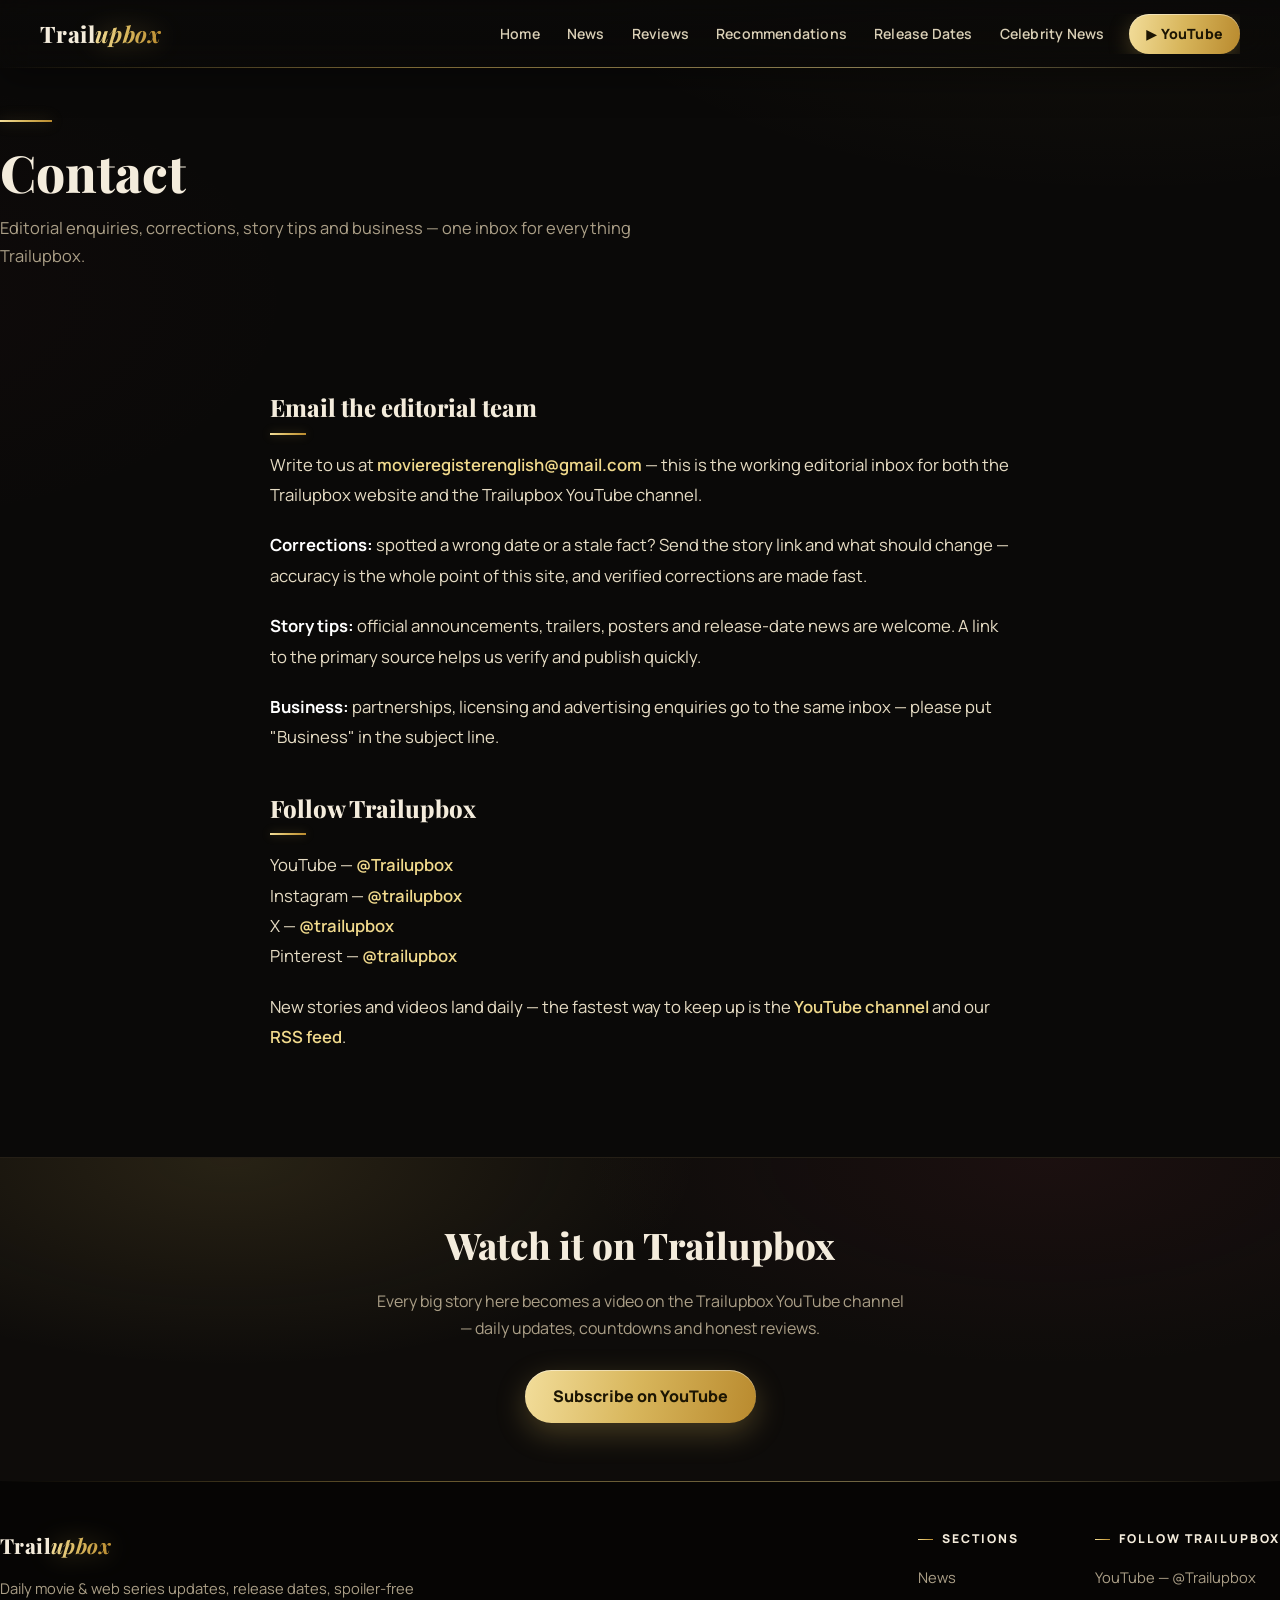
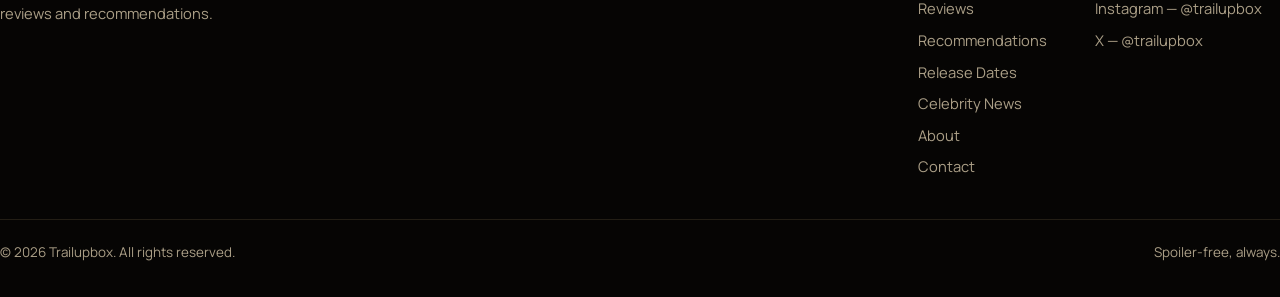
<file: contact.html>
<!DOCTYPE html>
<html lang="en">
<head>
<meta charset="UTF-8">
<meta name="viewport" content="width=device-width, initial-scale=1.0">
<title>Contact — Trailupbox</title>
<meta name="description" content="Contact Trailupbox — editorial enquiries, corrections, story tips and business contact for the movie and web series publication and YouTube channel.">
<meta property="og:type" content="website">
<meta property="og:site_name" content="Trailupbox">
<meta property="og:title" content="Contact — Trailupbox">
<meta property="og:description" content="Contact Trailupbox — editorial enquiries, corrections, story tips and business contact for the movie and web series publication and YouTube channel.">
<link rel="canonical" href="https://trailupbox.pages.dev/contact.html">
<meta name="robots" content="index, follow, max-image-preview:large, max-snippet:-1, max-video-preview:-1">
<meta name="theme-color" content="#0a0908">
<meta property="og:url" content="https://trailupbox.pages.dev/contact.html">
<meta property="og:image" content="https://trailupbox.pages.dev/assets/hires/dune-hero.jpg">
<meta name="twitter:card" content="summary_large_image">
<meta name="twitter:site" content="@trailupbox">
<meta name="twitter:title" content="Contact — Trailupbox">
<meta name="twitter:description" content="Contact Trailupbox — editorial enquiries, corrections, story tips and business contact for the movie and web series publication and YouTube channel.">
<meta name="twitter:image" content="https://trailupbox.pages.dev/assets/hires/dune-hero.jpg">
<link rel="alternate" type="application/rss+xml" title="Trailupbox — Latest Stories" href="feed.xml">
<link rel="preconnect" href="https://fonts.googleapis.com">
<link rel="preconnect" href="https://fonts.gstatic.com" crossorigin>
<link href="https://fonts.googleapis.com/css2?family=Manrope:wght@400;600;700;800&family=Playfair+Display:ital,wght@0,700;0,800;0,900;1,600;1,700&display=swap" rel="stylesheet">
<link rel="stylesheet" href="styles.css">
</head>
<body data-page="contact">

<header class="site-header">
  <div class="wrap header-inner">
    <a class="logo" href="index.html">Trail<span class="upbox">upbox</span></a>
    <nav class="main-nav" aria-label="Main navigation">
      <a href="index.html">Home</a>
      <a href="updates.html">News</a>
      <a href="reviews.html">Reviews</a>
      <a href="recommendations.html">Recommendations</a>
      <a href="release-dates.html">Release Dates</a>
      <a href="celebrity-news.html">Celebrity News</a>
      <a class="nav-cta" href="https://www.youtube.com/@Trailupbox" target="_blank" rel="noopener">&#9654; YouTube</a>
    </nav>
  </div>
</header>

<main>
  <section class="wrap page-head">
    <h1>Contact</h1>
    <p>Editorial enquiries, corrections, story tips and business — one inbox for everything Trailupbox.</p>
  </section>

  <section class="section">
    <div class="article-wrap">
      <div class="article-body">
        <h2>Email the editorial team</h2>
        <p>Write to us at <a href="mailto:movieregisterenglish@gmail.com">movieregisterenglish@gmail.com</a> — this is the working editorial inbox for both the Trailupbox website and the Trailupbox YouTube channel.</p>
        <p><strong>Corrections:</strong> spotted a wrong date or a stale fact? Send the story link and what should change — accuracy is the whole point of this site, and verified corrections are made fast.</p>
        <p><strong>Story tips:</strong> official announcements, trailers, posters and release-date news are welcome. A link to the primary source helps us verify and publish quickly.</p>
        <p><strong>Business:</strong> partnerships, licensing and advertising enquiries go to the same inbox — please put "Business" in the subject line.</p>
        <h2>Follow Trailupbox</h2>
        <p>YouTube — <a href="https://www.youtube.com/@Trailupbox" target="_blank" rel="noopener">@Trailupbox</a><br>
        Instagram — <a href="https://www.instagram.com/trailupbox" target="_blank" rel="noopener">@trailupbox</a><br>
        X — <a href="https://x.com/trailupbox" target="_blank" rel="noopener">@trailupbox</a><br>
        Pinterest — <a href="https://in.pinterest.com/trailupbox/" target="_blank" rel="noopener">@trailupbox</a></p>
        <p>New stories and videos land daily — the fastest way to keep up is the <a href="https://www.youtube.com/@Trailupbox" target="_blank" rel="noopener">YouTube channel</a> and our <a href="feed.xml">RSS feed</a>.</p>
      </div>
    </div>
  </section>

  <section class="cta-band">
    <div class="wrap cta-inner">
      <h2>Watch it on Trailupbox</h2>
      <p>Every big story here becomes a video on the Trailupbox YouTube channel — daily updates, countdowns and honest reviews.</p>
      <a class="btn" href="https://www.youtube.com/@Trailupbox" target="_blank" rel="noopener">Subscribe on YouTube</a>
    </div>
  </section>
</main>

<footer class="site-footer">
  <div class="wrap footer-inner">
    <div class="footer-top">
      <div class="footer-brand">
        <a class="logo" href="index.html">Trail<span class="upbox">upbox</span></a>
        <p class="footer-line">Daily movie &amp; web series updates, release dates, spoiler-free reviews and recommendations.</p>
      </div>
      <div class="footer-nav">
        <div class="footer-col">
          <h4>Sections</h4>
          <a href="updates.html">News</a>
          <a href="reviews.html">Reviews</a>
          <a href="recommendations.html">Recommendations</a>
          <a href="release-dates.html">Release Dates</a>
          <a href="celebrity-news.html">Celebrity News</a>
          <a href="about.html">About</a>
          <a href="contact.html">Contact</a>
        </div>
        <div class="footer-col">
          <h4>Follow Trailupbox</h4>
          <a href="https://www.youtube.com/@Trailupbox" target="_blank" rel="noopener">YouTube — @Trailupbox</a>
          <a href="https://www.instagram.com/trailupbox" target="_blank" rel="noopener">Instagram — @trailupbox</a>
          <a href="https://x.com/trailupbox" target="_blank" rel="noopener">X — @trailupbox</a>
        </div>
      </div>
    </div>
    <div class="footer-bottom">
      <span>&copy; 2026 Trailupbox. All rights reserved.</span>
      <span>Spoiler-free, always.</span>
    </div>
  </div>
</footer>


<!-- Fullscreen image lightbox (app.js wires it up) -->
<div class="lb" id="lightbox" role="dialog" aria-modal="true" aria-label="Image viewer" hidden>
  <div class="lb-stage" id="lb-stage">
    <img class="lb-img" id="lb-img" alt="">
    <p class="lb-caption" id="lb-caption"></p>
  </div>
  <span class="lb-count" id="lb-count"></span>
  <button class="lb-btn lb-close" id="lb-close" type="button" aria-label="Close image viewer">&times;</button>
  <button class="lb-btn lb-prev" id="lb-prev" type="button" aria-label="Previous image">&#8249;</button>
  <button class="lb-btn lb-next" id="lb-next" type="button" aria-label="Next image">&#8250;</button>
</div>

<script src="data/articles.js"></script>
<script src="app.js"></script>
</body>
</html>
</file>
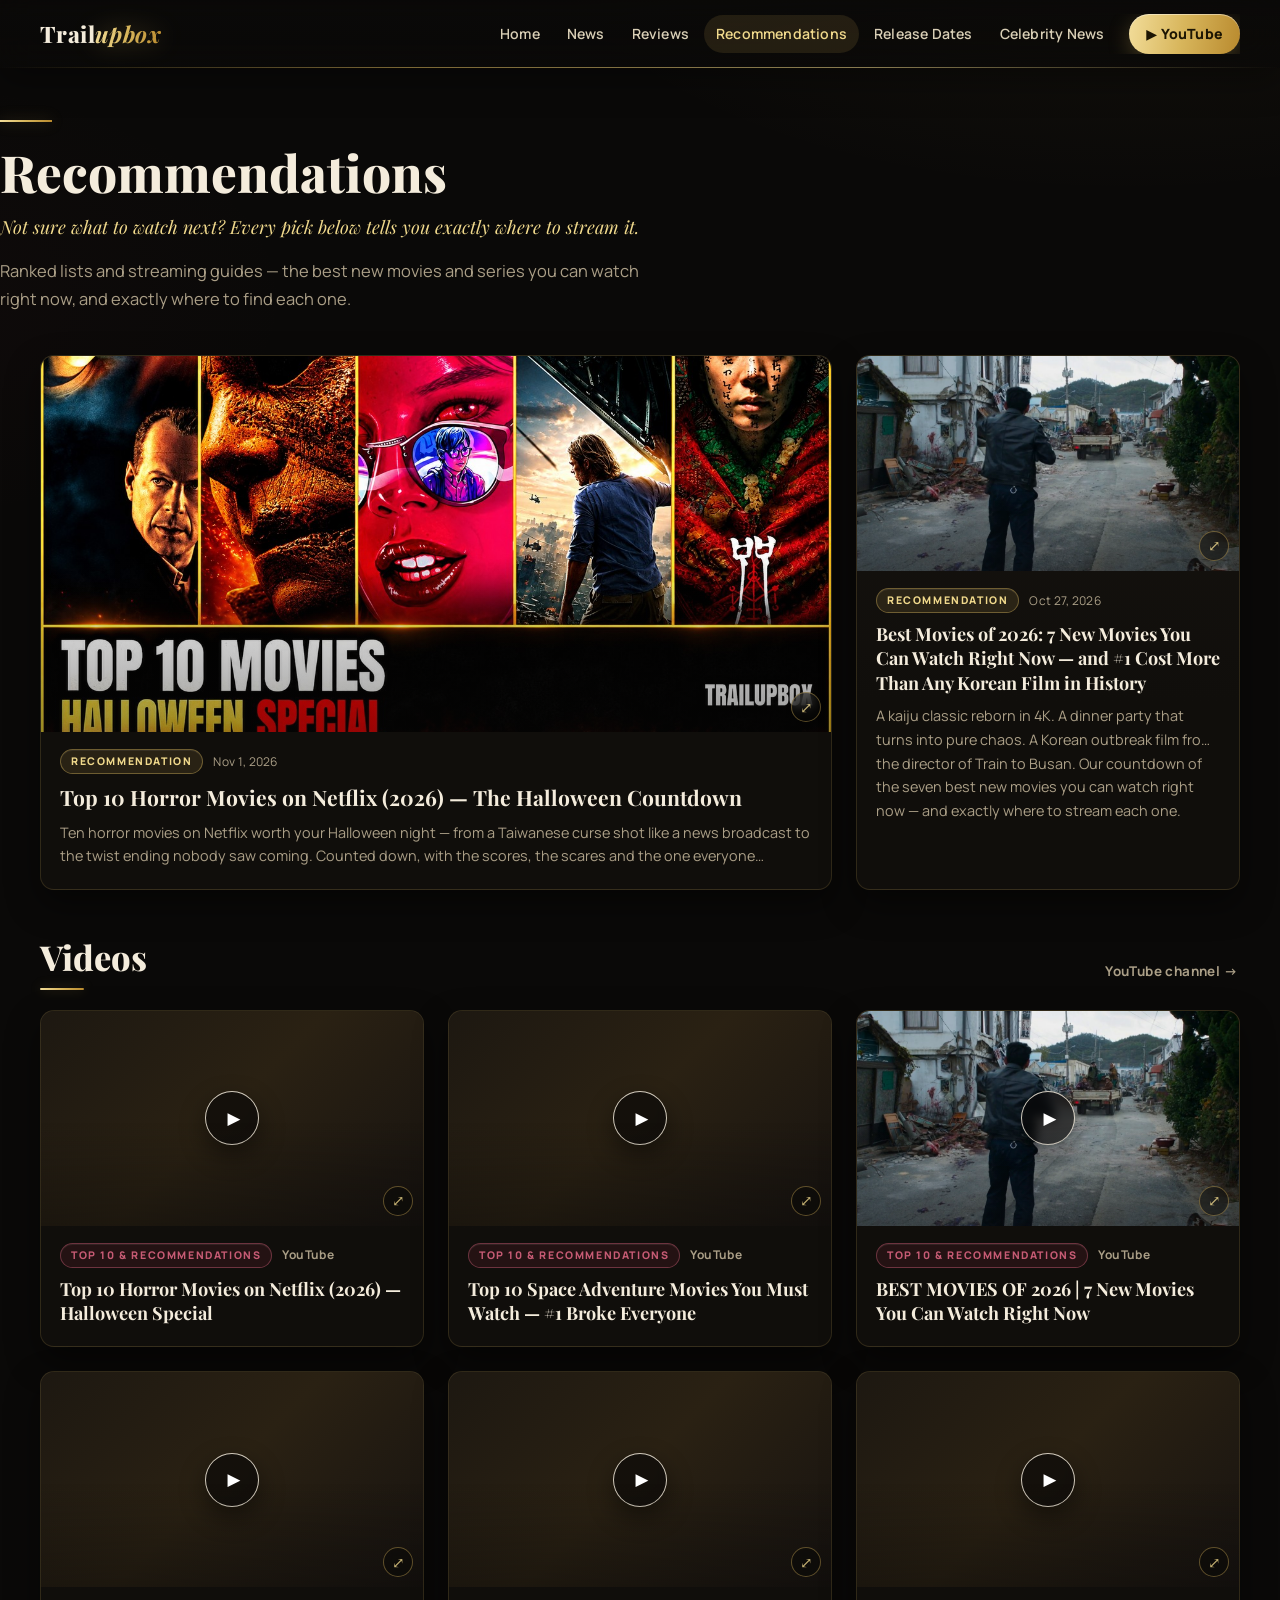
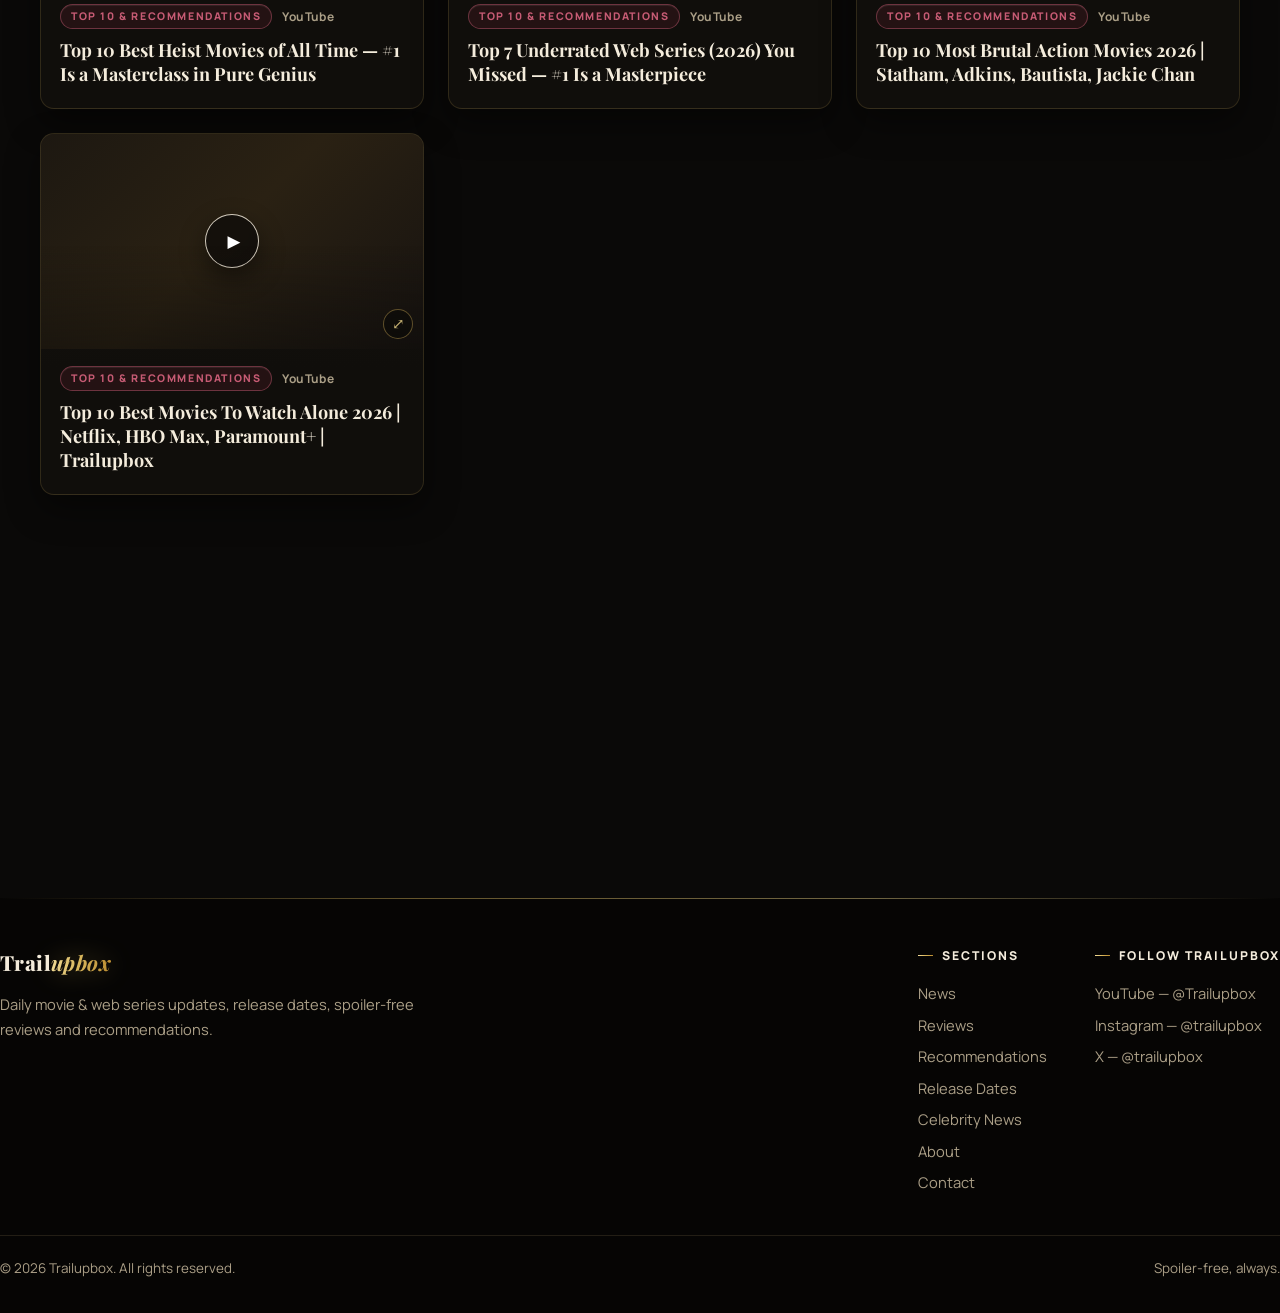
<file: recommendations.html>
<!DOCTYPE html>
<html lang="en">
<head>
<meta charset="UTF-8">
<meta name="viewport" content="width=device-width, initial-scale=1.0">
<title>Recommendations — Trailupbox</title>
<meta name="description" content="What to watch next: ranked recommendations, streaming guides and the best new movies and series you can watch right now.">
<meta property="og:type" content="website">
<meta property="og:site_name" content="Trailupbox">
<meta property="og:title" content="Recommendations — Trailupbox">
<meta property="og:description" content="What to watch next: ranked recommendations, streaming guides and the best new movies and series you can watch right now.">
<link rel="canonical" href="https://trailupbox.pages.dev/recommendations.html">
<meta name="robots" content="index, follow, max-image-preview:large, max-snippet:-1, max-video-preview:-1">
<meta name="theme-color" content="#0a0908">
<meta property="og:url" content="https://trailupbox.pages.dev/recommendations.html">
<meta property="og:image" content="https://trailupbox.pages.dev/assets/hires/hope-street.jpg">
<meta name="twitter:card" content="summary_large_image">
<meta name="twitter:site" content="@trailupbox">
<meta name="twitter:title" content="Recommendations — Trailupbox">
<meta name="twitter:description" content="What to watch next: ranked recommendations, streaming guides and the best new movies and series you can watch right now.">
<meta name="twitter:image" content="https://trailupbox.pages.dev/assets/hires/hope-street.jpg">
<link rel="alternate" type="application/rss+xml" title="Trailupbox — Latest Stories" href="feed.xml">
<link rel="preconnect" href="https://fonts.googleapis.com">
<link rel="preconnect" href="https://fonts.gstatic.com" crossorigin>
<link href="https://fonts.googleapis.com/css2?family=Manrope:wght@400;600;700;800&family=Playfair+Display:ital,wght@0,700;0,800;0,900;1,600;1,700&display=swap" rel="stylesheet">
<link rel="stylesheet" href="styles.css">
</head>
<body data-page="recommendations">

<header class="site-header">
  <div class="wrap header-inner">
    <a class="logo" href="index.html">Trail<span class="upbox">upbox</span></a>
    <nav class="main-nav" aria-label="Main navigation">
      <a href="index.html">Home</a>
      <a href="updates.html">News</a>
      <a href="reviews.html">Reviews</a>
      <a href="recommendations.html" class="active">Recommendations</a>
      <a href="release-dates.html">Release Dates</a>
      <a href="celebrity-news.html">Celebrity News</a>
      <a class="nav-cta" href="https://www.youtube.com/@Trailupbox" target="_blank" rel="noopener">&#9654; YouTube</a>
    </nav>
  </div>
</header>

<main>
  <section class="wrap page-head">
    <h1>Recommendations</h1>
    <p class="page-q">Not sure what to watch next? Every pick below tells you exactly where to stream it.</p>
    <p>Ranked lists and streaming guides — the best new movies and series you can watch right now, and exactly where to find each one.</p>
  </section>

  <section class="section">
    <div class="wrap">
      <div class="grid" id="picks-grid"></div>
    </div>
  </section>

  <section class="section">
    <div class="wrap">
      <div class="section-head">
        <h2>Videos</h2>
        <a href="https://www.youtube.com/@Trailupbox" target="_blank" rel="noopener">YouTube channel &rarr;</a>
      </div>
      <div class="grid" id="picks-videos"></div>
    </div>
  </section>

  <section class="cta-band">
    <div class="wrap cta-inner">
      <h2>Watch it on Trailupbox</h2>
      <p>Every big story here becomes a video on the Trailupbox YouTube channel — daily updates, countdowns and honest reviews.</p>
      <a class="btn" href="https://www.youtube.com/@Trailupbox" target="_blank" rel="noopener">Subscribe on YouTube</a>
    </div>
  </section>
</main>

<footer class="site-footer">
  <div class="wrap footer-inner">
    <div class="footer-top">
      <div class="footer-brand">
        <a class="logo" href="index.html">Trail<span class="upbox">upbox</span></a>
        <p class="footer-line">Daily movie &amp; web series updates, release dates, spoiler-free reviews and recommendations.</p>
      </div>
      <div class="footer-nav">
        <div class="footer-col">
          <h4>Sections</h4>
          <a href="updates.html">News</a>
          <a href="reviews.html">Reviews</a>
          <a href="recommendations.html">Recommendations</a>
          <a href="release-dates.html">Release Dates</a>
          <a href="celebrity-news.html">Celebrity News</a>
          <a href="about.html">About</a>
          <a href="contact.html">Contact</a>
        </div>
        <div class="footer-col">
          <h4>Follow Trailupbox</h4>
          <a href="https://www.youtube.com/@Trailupbox" target="_blank" rel="noopener">YouTube — @Trailupbox</a>
          <a href="https://www.instagram.com/trailupbox" target="_blank" rel="noopener">Instagram — @trailupbox</a>
          <a href="https://x.com/trailupbox" target="_blank" rel="noopener">X — @trailupbox</a>
        </div>
      </div>
    </div>
    <div class="footer-bottom">
      <span>&copy; 2026 Trailupbox. All rights reserved.</span>
      <span>Spoiler-free, always.</span>
    </div>
  </div>
</footer>


<!-- Fullscreen image lightbox (app.js wires it up) -->
<div class="lb" id="lightbox" role="dialog" aria-modal="true" aria-label="Image viewer" hidden>
  <div class="lb-stage" id="lb-stage">
    <img class="lb-img" id="lb-img" alt="">
    <p class="lb-caption" id="lb-caption"></p>
  </div>
  <span class="lb-count" id="lb-count"></span>
  <button class="lb-btn lb-close" id="lb-close" type="button" aria-label="Close image viewer">&times;</button>
  <button class="lb-btn lb-prev" id="lb-prev" type="button" aria-label="Previous image">&#8249;</button>
  <button class="lb-btn lb-next" id="lb-next" type="button" aria-label="Next image">&#8250;</button>
</div>

<script src="data/articles.js"></script>
<script src="app.js"></script>
</body>
</html>
</file>
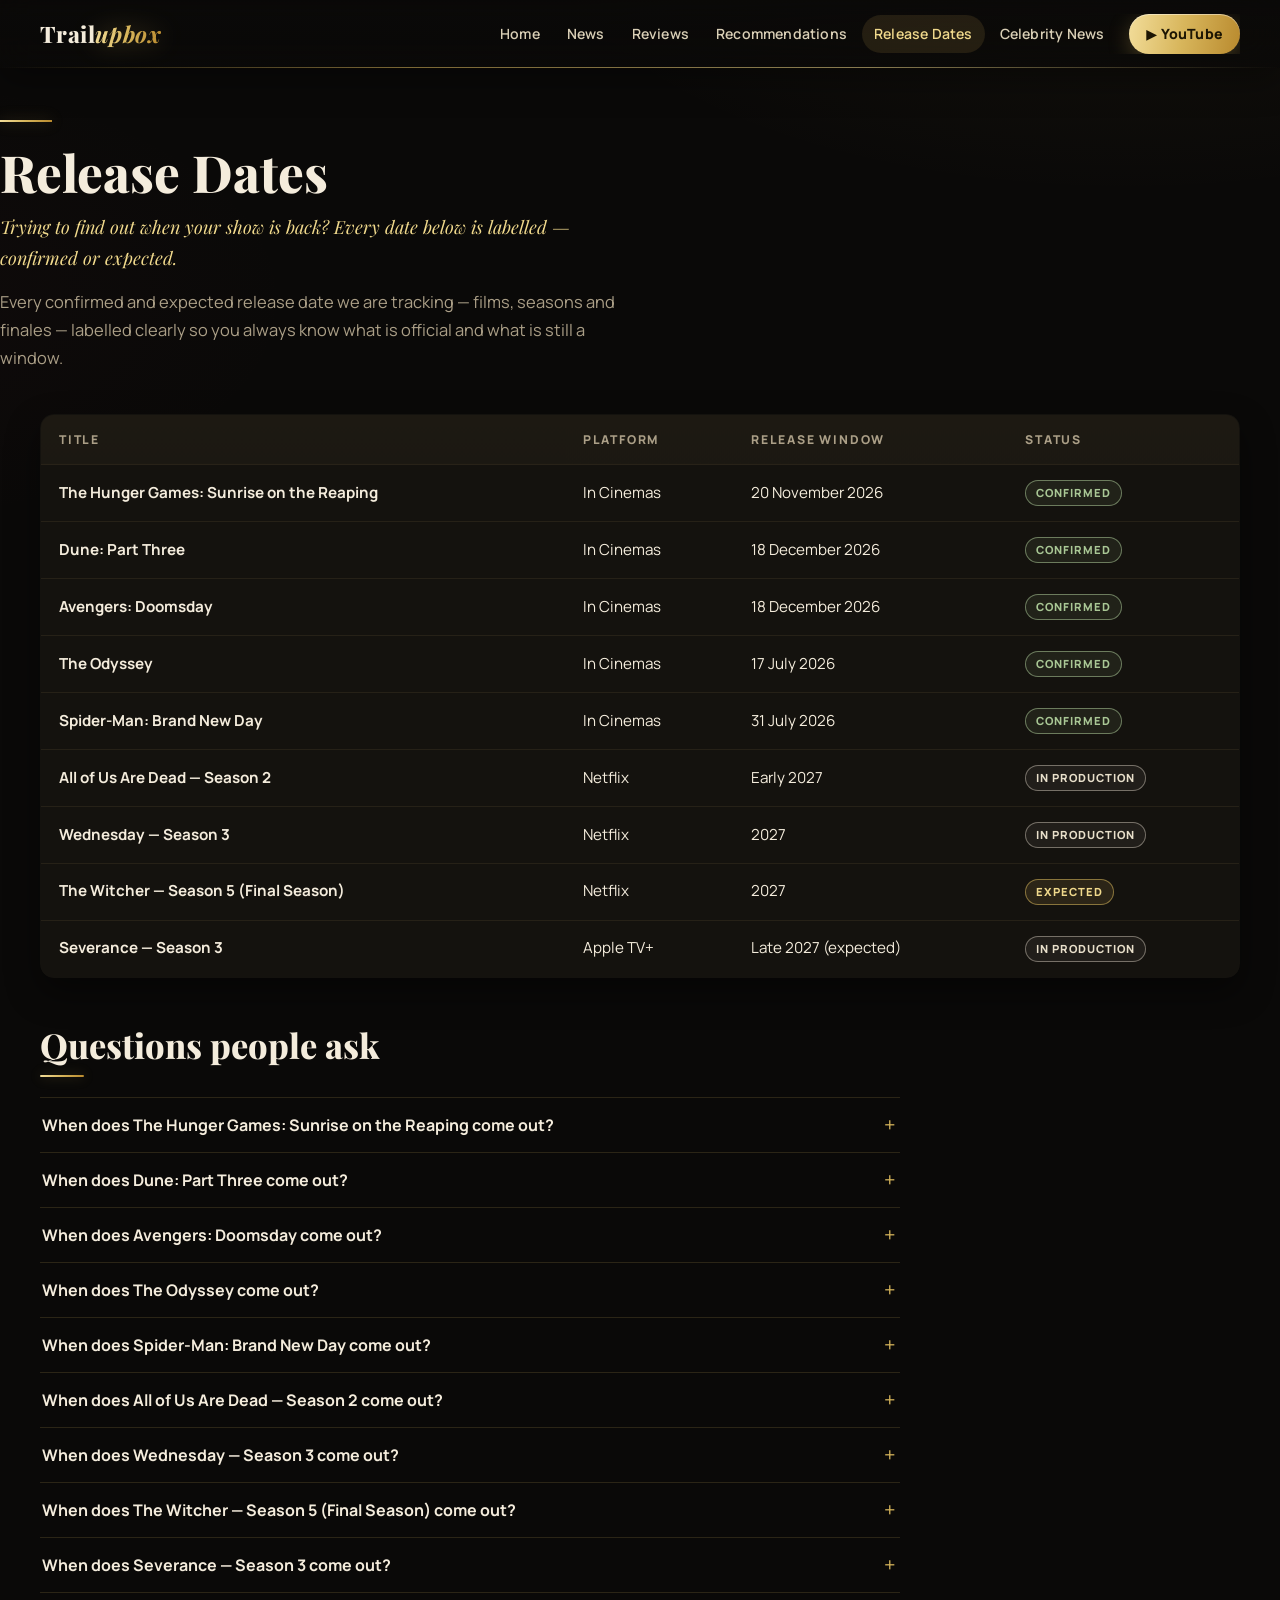
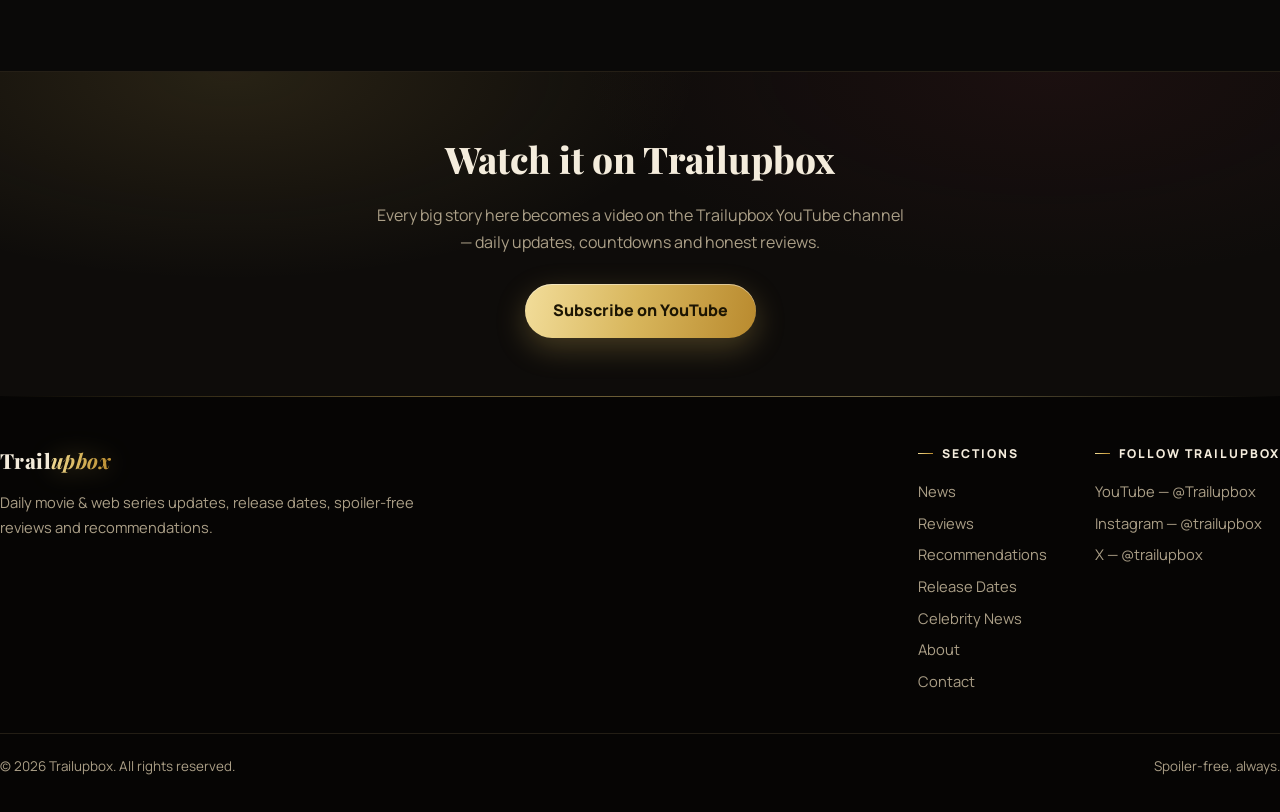
<file: release-dates.html>
<!DOCTYPE html>
<html lang="en">
<head>
<meta charset="UTF-8">
<meta name="viewport" content="width=device-width, initial-scale=1.0">
<title>Release Dates Calendar — Trailupbox</title>
<meta name="description" content="Confirmed and expected release dates for upcoming movies and web series — Netflix, Apple TV+, cinemas and more, tracked daily by Trailupbox.">
<meta property="og:type" content="website">
<meta property="og:site_name" content="Trailupbox">
<meta property="og:title" content="Release Dates Calendar — Trailupbox">
<meta property="og:description" content="Confirmed and expected release dates for upcoming movies and web series — Netflix, Apple TV+, cinemas and more, tracked daily by Trailupbox.">
<link rel="canonical" href="https://trailupbox.pages.dev/release-dates.html">
<meta name="robots" content="index, follow, max-image-preview:large, max-snippet:-1, max-video-preview:-1">
<meta name="theme-color" content="#0a0908">
<meta property="og:url" content="https://trailupbox.pages.dev/release-dates.html">
<meta property="og:image" content="https://trailupbox.pages.dev/assets/hires/witcher-keyart.jpg">
<meta name="twitter:card" content="summary_large_image">
<meta name="twitter:site" content="@trailupbox">
<meta name="twitter:title" content="Release Dates Calendar — Trailupbox">
<meta name="twitter:description" content="Confirmed and expected release dates for upcoming movies and web series — Netflix, Apple TV+, cinemas and more, tracked daily by Trailupbox.">
<meta name="twitter:image" content="https://trailupbox.pages.dev/assets/hires/witcher-keyart.jpg">
<link rel="alternate" type="application/rss+xml" title="Trailupbox — Latest Stories" href="feed.xml">
<link rel="preconnect" href="https://fonts.googleapis.com">
<link rel="preconnect" href="https://fonts.gstatic.com" crossorigin>
<link href="https://fonts.googleapis.com/css2?family=Manrope:wght@400;600;700;800&family=Playfair+Display:ital,wght@0,700;0,800;0,900;1,600;1,700&display=swap" rel="stylesheet">
<link rel="stylesheet" href="styles.css">
</head>
<body data-page="dates">

<header class="site-header">
  <div class="wrap header-inner">
    <a class="logo" href="index.html">Trail<span class="upbox">upbox</span></a>
    <nav class="main-nav" aria-label="Main navigation">
      <a href="index.html">Home</a>
      <a href="updates.html">News</a>
      <a href="reviews.html">Reviews</a>
      <a href="recommendations.html">Recommendations</a>
      <a href="release-dates.html" class="active">Release Dates</a>
      <a href="celebrity-news.html">Celebrity News</a>
      <a class="nav-cta" href="https://www.youtube.com/@Trailupbox" target="_blank" rel="noopener">&#9654; YouTube</a>
    </nav>
  </div>
</header>

<main>
  <section class="wrap page-head">
    <h1>Release Dates</h1>
    <p class="page-q">Trying to find out when your show is back? Every date below is labelled — confirmed or expected.</p>
    <p>Every confirmed and expected release date we are tracking — films, seasons and finales — labelled clearly so you always know what is official and what is still a window.</p>
  </section>

  <section class="section">
    <div class="wrap">
      <div class="table-scroll" id="dates-table"></div>
    </div>
  </section>

  <section class="section">
    <div class="wrap">
      <div class="section-head">
        <h2>Questions people ask</h2>
      </div>
      <div class="faq-list" id="dates-faq"></div>
    </div>
  </section>

  <section class="cta-band">
    <div class="wrap cta-inner">
      <h2>Watch it on Trailupbox</h2>
      <p>Every big story here becomes a video on the Trailupbox YouTube channel — daily updates, countdowns and honest reviews.</p>
      <a class="btn" href="https://www.youtube.com/@Trailupbox" target="_blank" rel="noopener">Subscribe on YouTube</a>
    </div>
  </section>
</main>

<footer class="site-footer">
  <div class="wrap footer-inner">
    <div class="footer-top">
      <div class="footer-brand">
        <a class="logo" href="index.html">Trail<span class="upbox">upbox</span></a>
        <p class="footer-line">Daily movie &amp; web series updates, release dates, spoiler-free reviews and recommendations.</p>
      </div>
      <div class="footer-nav">
        <div class="footer-col">
          <h4>Sections</h4>
          <a href="updates.html">News</a>
          <a href="reviews.html">Reviews</a>
          <a href="recommendations.html">Recommendations</a>
          <a href="release-dates.html">Release Dates</a>
          <a href="celebrity-news.html">Celebrity News</a>
          <a href="about.html">About</a>
          <a href="contact.html">Contact</a>
        </div>
        <div class="footer-col">
          <h4>Follow Trailupbox</h4>
          <a href="https://www.youtube.com/@Trailupbox" target="_blank" rel="noopener">YouTube — @Trailupbox</a>
          <a href="https://www.instagram.com/trailupbox" target="_blank" rel="noopener">Instagram — @trailupbox</a>
          <a href="https://x.com/trailupbox" target="_blank" rel="noopener">X — @trailupbox</a>
        </div>
      </div>
    </div>
    <div class="footer-bottom">
      <span>&copy; 2026 Trailupbox. All rights reserved.</span>
      <span>Spoiler-free, always.</span>
    </div>
  </div>
</footer>


<!-- Fullscreen image lightbox (app.js wires it up) -->
<div class="lb" id="lightbox" role="dialog" aria-modal="true" aria-label="Image viewer" hidden>
  <div class="lb-stage" id="lb-stage">
    <img class="lb-img" id="lb-img" alt="">
    <p class="lb-caption" id="lb-caption"></p>
  </div>
  <span class="lb-count" id="lb-count"></span>
  <button class="lb-btn lb-close" id="lb-close" type="button" aria-label="Close image viewer">&times;</button>
  <button class="lb-btn lb-prev" id="lb-prev" type="button" aria-label="Previous image">&#8249;</button>
  <button class="lb-btn lb-next" id="lb-next" type="button" aria-label="Next image">&#8250;</button>
</div>

<script src="data/articles.js"></script>
<script src="app.js"></script>
</body>
</html>
</file>
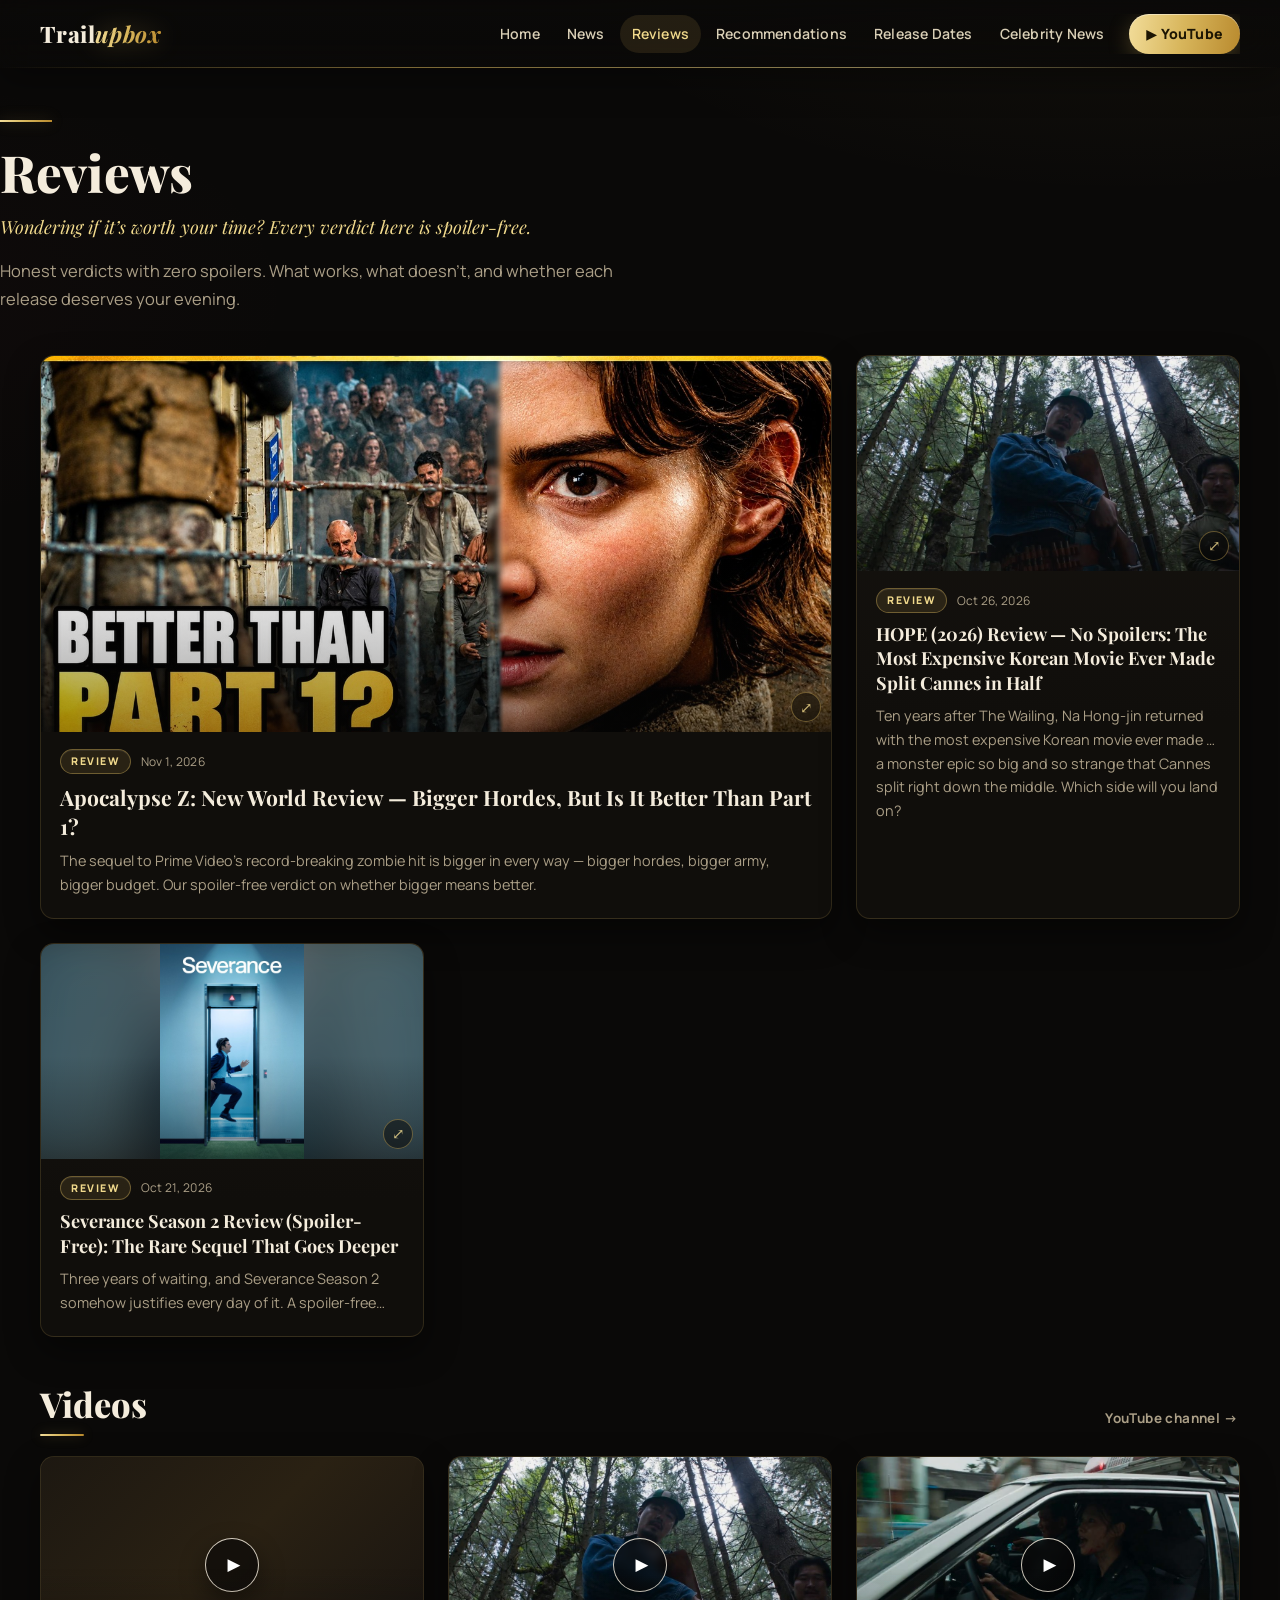
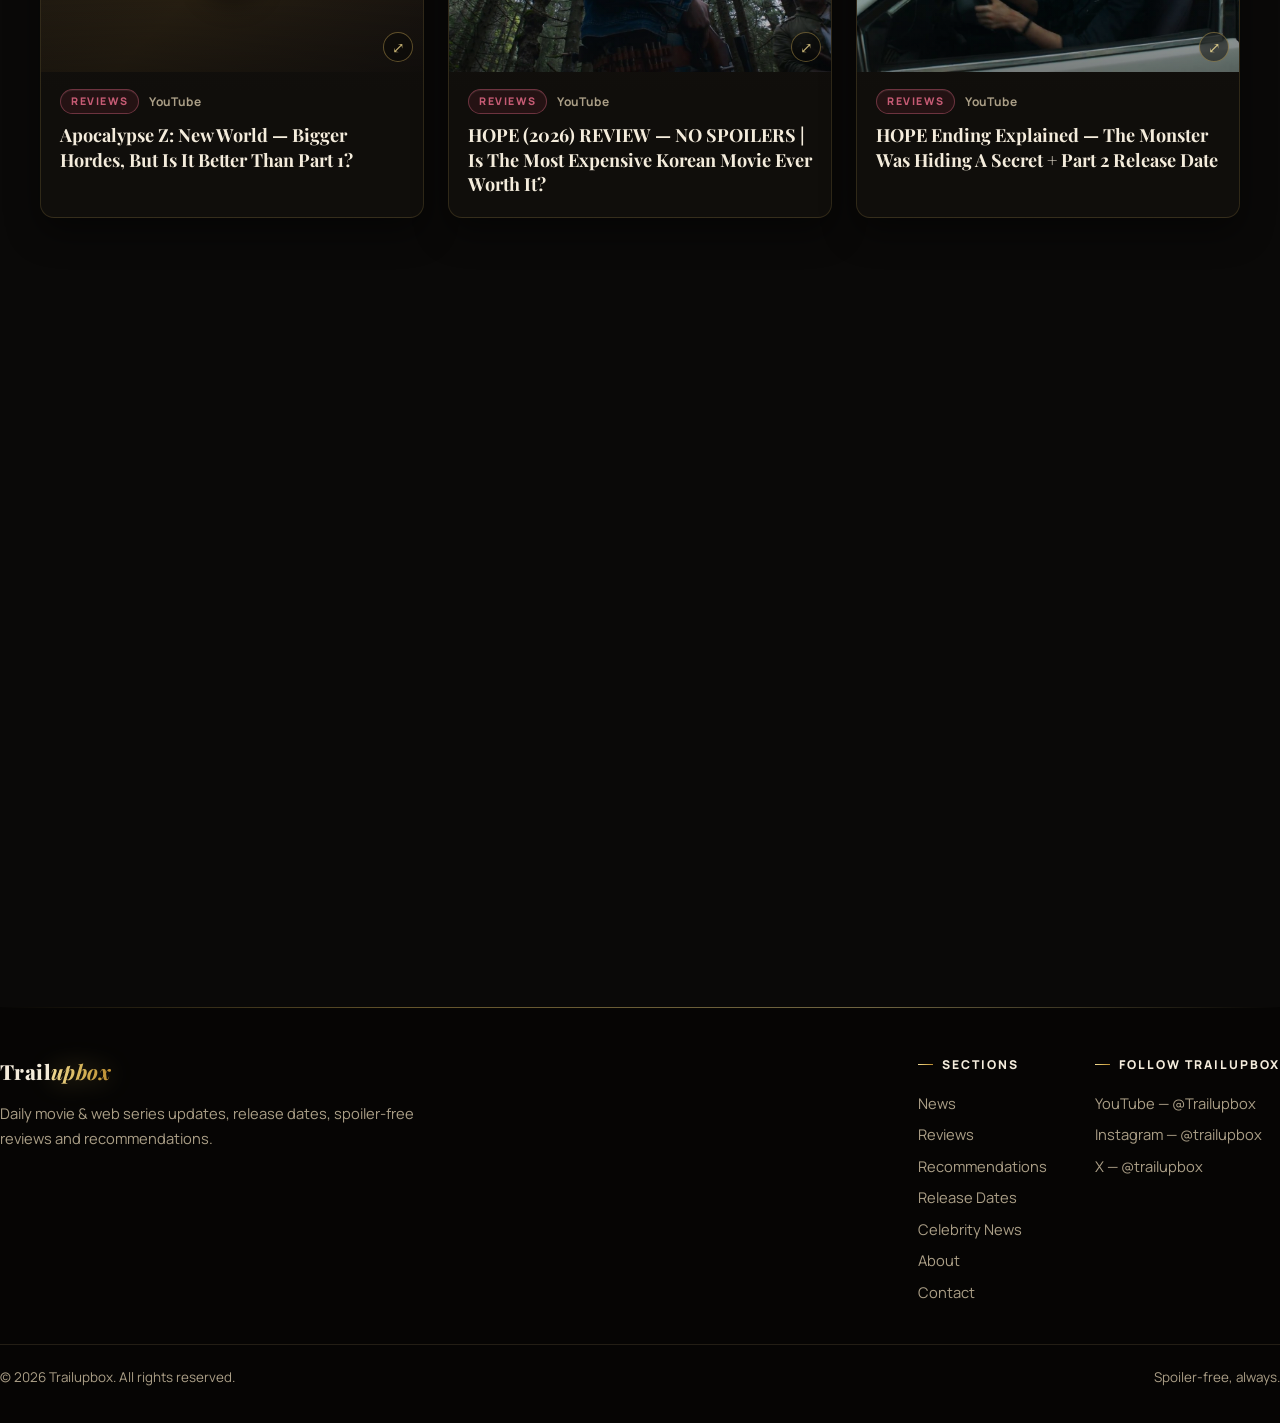
<file: reviews.html>
<!DOCTYPE html>
<html lang="en">
<head>
<meta charset="UTF-8">
<meta name="viewport" content="width=device-width, initial-scale=1.0">
<title>Spoiler-Free Reviews — Trailupbox</title>
<meta name="description" content="Honest, spoiler-free reviews of the newest movies and web series — what works, what doesn't, and whether it's worth your time.">
<meta property="og:type" content="website">
<meta property="og:site_name" content="Trailupbox">
<meta property="og:title" content="Spoiler-Free Reviews — Trailupbox">
<meta property="og:description" content="Honest, spoiler-free reviews of the newest movies and web series — what works, what doesn't, and whether it's worth your time.">
<link rel="canonical" href="https://trailupbox.pages.dev/reviews.html">
<meta name="robots" content="index, follow, max-image-preview:large, max-snippet:-1, max-video-preview:-1">
<meta name="theme-color" content="#0a0908">
<meta property="og:url" content="https://trailupbox.pages.dev/reviews.html">
<meta property="og:image" content="https://trailupbox.pages.dev/assets/hires/hope-hero.jpg">
<meta name="twitter:card" content="summary_large_image">
<meta name="twitter:site" content="@trailupbox">
<meta name="twitter:title" content="Spoiler-Free Reviews — Trailupbox">
<meta name="twitter:description" content="Honest, spoiler-free reviews of the newest movies and web series — what works, what doesn't, and whether it's worth your time.">
<meta name="twitter:image" content="https://trailupbox.pages.dev/assets/hires/hope-hero.jpg">
<link rel="alternate" type="application/rss+xml" title="Trailupbox — Latest Stories" href="feed.xml">
<link rel="preconnect" href="https://fonts.googleapis.com">
<link rel="preconnect" href="https://fonts.gstatic.com" crossorigin>
<link href="https://fonts.googleapis.com/css2?family=Manrope:wght@400;600;700;800&family=Playfair+Display:ital,wght@0,700;0,800;0,900;1,600;1,700&display=swap" rel="stylesheet">
<link rel="stylesheet" href="styles.css">
</head>
<body data-page="reviews">

<header class="site-header">
  <div class="wrap header-inner">
    <a class="logo" href="index.html">Trail<span class="upbox">upbox</span></a>
    <nav class="main-nav" aria-label="Main navigation">
      <a href="index.html">Home</a>
      <a href="updates.html">News</a>
      <a href="reviews.html" class="active">Reviews</a>
      <a href="recommendations.html">Recommendations</a>
      <a href="release-dates.html">Release Dates</a>
      <a href="celebrity-news.html">Celebrity News</a>
      <a class="nav-cta" href="https://www.youtube.com/@Trailupbox" target="_blank" rel="noopener">&#9654; YouTube</a>
    </nav>
  </div>
</header>

<main>
  <section class="wrap page-head">
    <h1>Reviews</h1>
    <p class="page-q">Wondering if it’s worth your time? Every verdict here is spoiler-free.</p>
    <p>Honest verdicts with zero spoilers. What works, what doesn't, and whether each release deserves your evening.</p>
  </section>

  <section class="section">
    <div class="wrap">
      <div class="grid" id="reviews-grid"></div>
    </div>
  </section>

  <section class="section">
    <div class="wrap">
      <div class="section-head">
        <h2>Videos</h2>
        <a href="https://www.youtube.com/@Trailupbox" target="_blank" rel="noopener">YouTube channel &rarr;</a>
      </div>
      <div class="grid" id="reviews-videos"></div>
    </div>
  </section>

  <section class="cta-band">
    <div class="wrap cta-inner">
      <h2>Watch it on Trailupbox</h2>
      <p>Every big story here becomes a video on the Trailupbox YouTube channel — daily updates, countdowns and honest reviews.</p>
      <a class="btn" href="https://www.youtube.com/@Trailupbox" target="_blank" rel="noopener">Subscribe on YouTube</a>
    </div>
  </section>
</main>

<footer class="site-footer">
  <div class="wrap footer-inner">
    <div class="footer-top">
      <div class="footer-brand">
        <a class="logo" href="index.html">Trail<span class="upbox">upbox</span></a>
        <p class="footer-line">Daily movie &amp; web series updates, release dates, spoiler-free reviews and recommendations.</p>
      </div>
      <div class="footer-nav">
        <div class="footer-col">
          <h4>Sections</h4>
          <a href="updates.html">News</a>
          <a href="reviews.html">Reviews</a>
          <a href="recommendations.html">Recommendations</a>
          <a href="release-dates.html">Release Dates</a>
          <a href="celebrity-news.html">Celebrity News</a>
          <a href="about.html">About</a>
          <a href="contact.html">Contact</a>
        </div>
        <div class="footer-col">
          <h4>Follow Trailupbox</h4>
          <a href="https://www.youtube.com/@Trailupbox" target="_blank" rel="noopener">YouTube — @Trailupbox</a>
          <a href="https://www.instagram.com/trailupbox" target="_blank" rel="noopener">Instagram — @trailupbox</a>
          <a href="https://x.com/trailupbox" target="_blank" rel="noopener">X — @trailupbox</a>
        </div>
      </div>
    </div>
    <div class="footer-bottom">
      <span>&copy; 2026 Trailupbox. All rights reserved.</span>
      <span>Spoiler-free, always.</span>
    </div>
  </div>
</footer>


<!-- Fullscreen image lightbox (app.js wires it up) -->
<div class="lb" id="lightbox" role="dialog" aria-modal="true" aria-label="Image viewer" hidden>
  <div class="lb-stage" id="lb-stage">
    <img class="lb-img" id="lb-img" alt="">
    <p class="lb-caption" id="lb-caption"></p>
  </div>
  <span class="lb-count" id="lb-count"></span>
  <button class="lb-btn lb-close" id="lb-close" type="button" aria-label="Close image viewer">&times;</button>
  <button class="lb-btn lb-prev" id="lb-prev" type="button" aria-label="Previous image">&#8249;</button>
  <button class="lb-btn lb-next" id="lb-next" type="button" aria-label="Next image">&#8250;</button>
</div>

<script src="data/articles.js"></script>
<script src="app.js"></script>
</body>
</html>
</file>
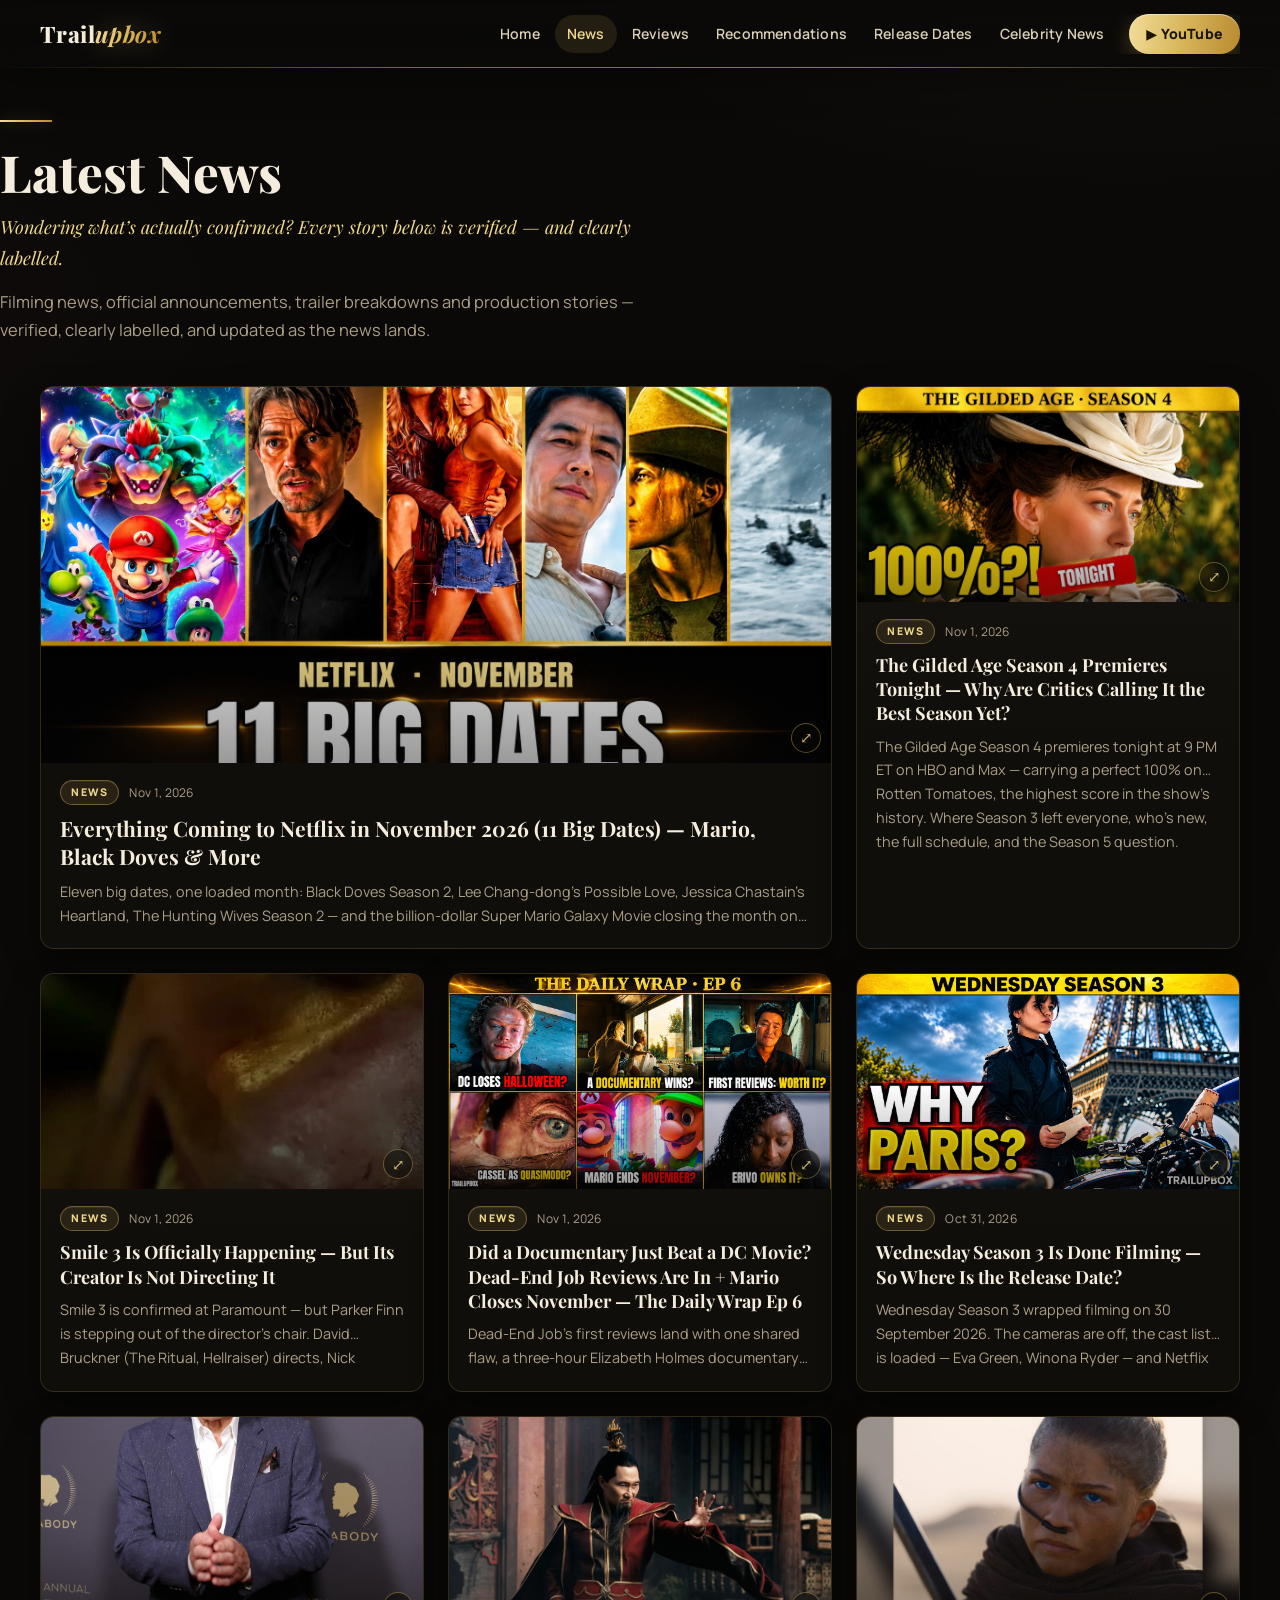
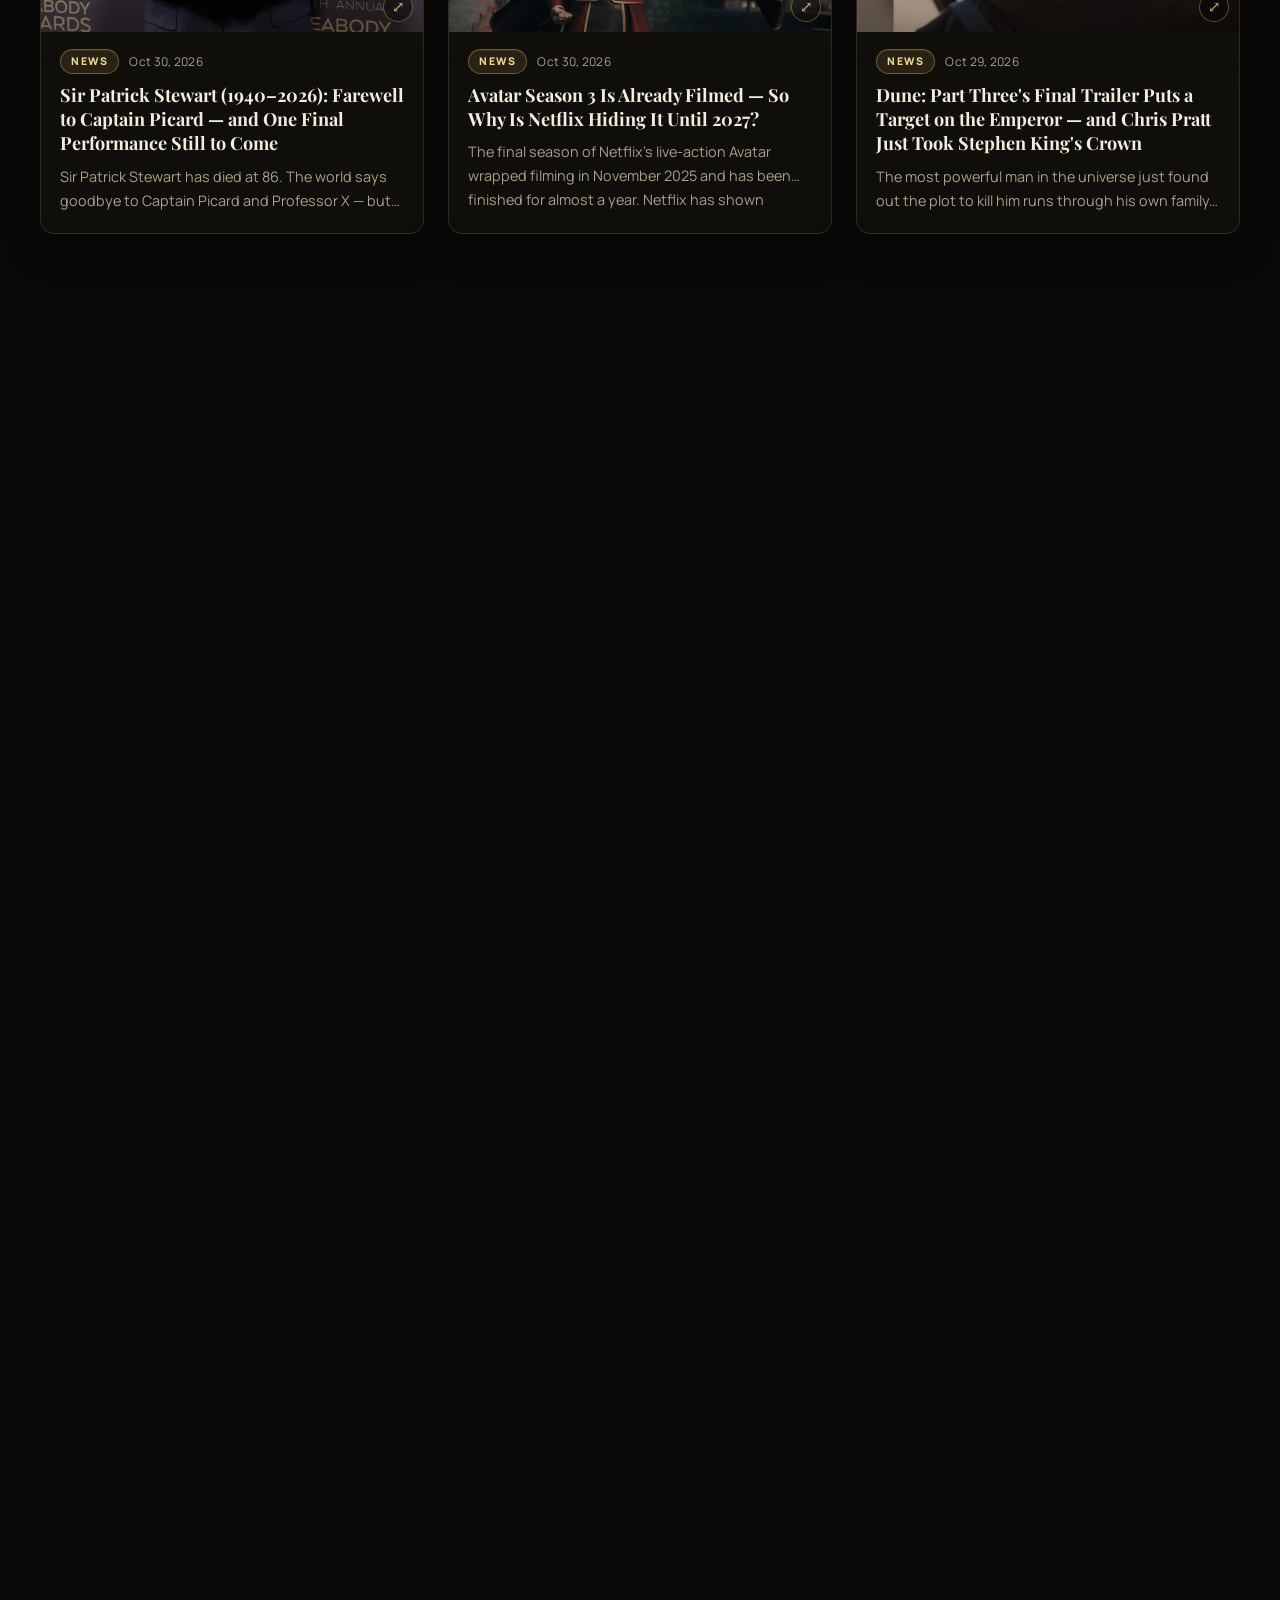
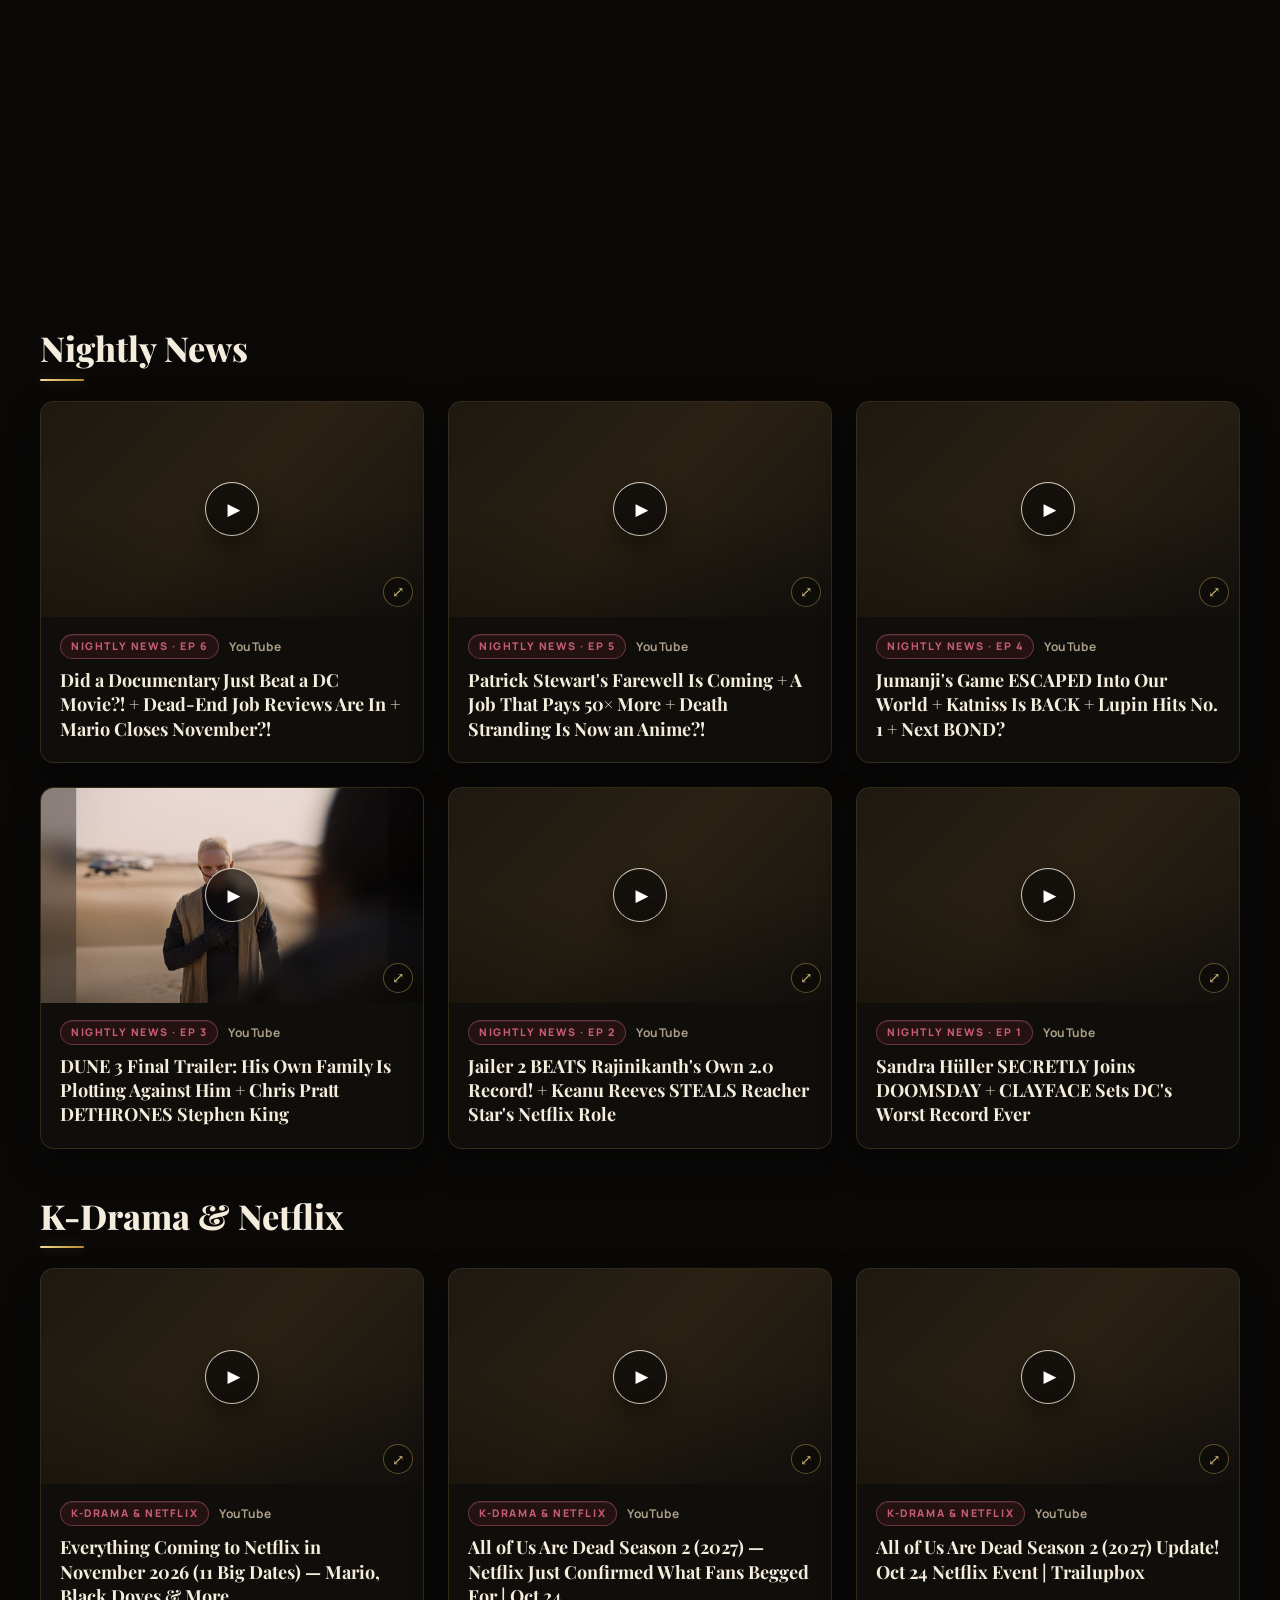
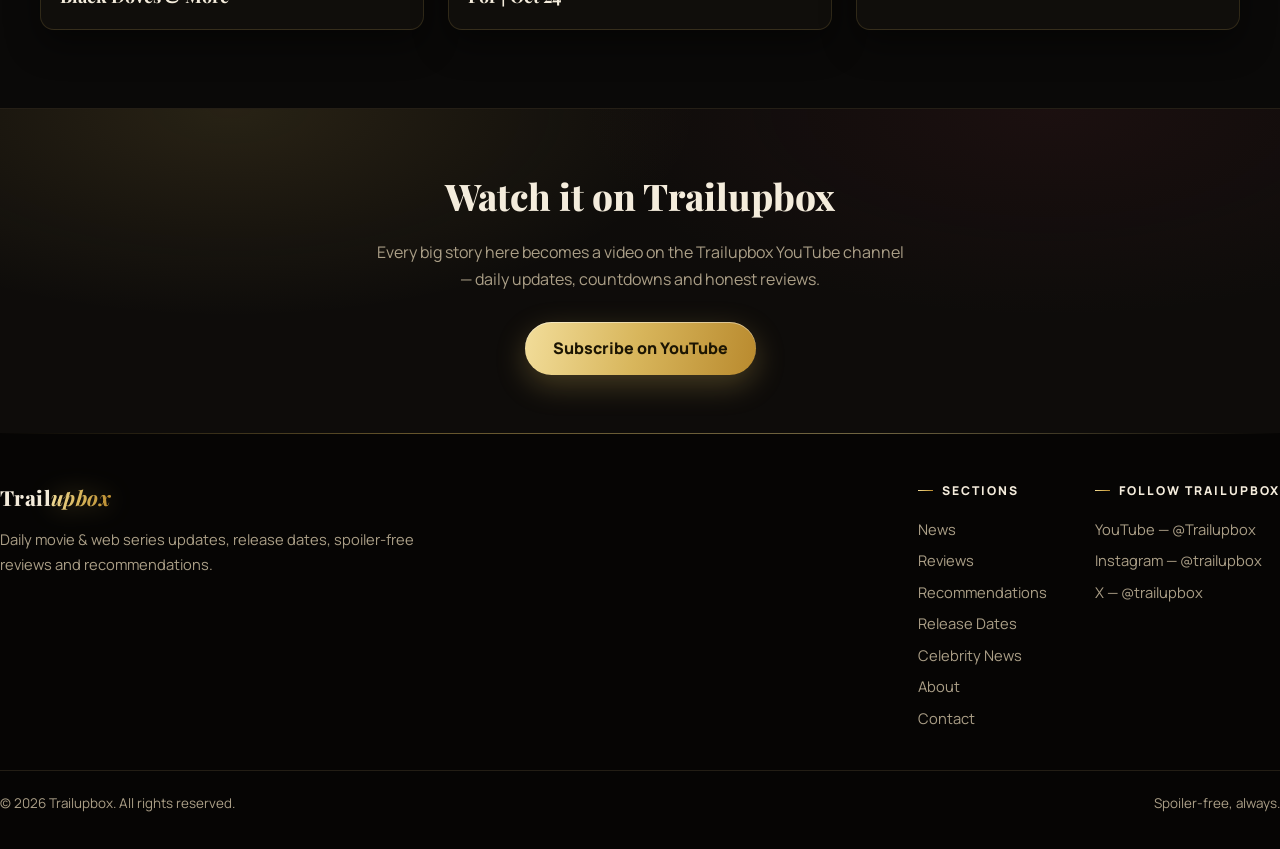
<file: updates.html>
<!DOCTYPE html>
<html lang="en">
<head>
<meta charset="UTF-8">
<meta name="viewport" content="width=device-width, initial-scale=1.0">
<title>Latest News &amp; Updates — Trailupbox</title>
<meta name="description" content="The latest movie and web series news: filming updates, official announcements, trailer breakdowns and the stories everyone will be talking about tomorrow.">
<meta property="og:type" content="website">
<meta property="og:site_name" content="Trailupbox">
<meta property="og:title" content="Latest News &amp; Updates — Trailupbox">
<meta property="og:description" content="The latest movie and web series news: filming updates, official announcements, trailer breakdowns and the stories everyone will be talking about tomorrow.">
<link rel="canonical" href="https://trailupbox.pages.dev/updates.html">
<meta name="robots" content="index, follow, max-image-preview:large, max-snippet:-1, max-video-preview:-1">
<meta name="theme-color" content="#0a0908">
<meta property="og:url" content="https://trailupbox.pages.dev/updates.html">
<meta property="og:image" content="https://trailupbox.pages.dev/assets/hires/dune-paul.jpg">
<meta name="twitter:card" content="summary_large_image">
<meta name="twitter:site" content="@trailupbox">
<meta name="twitter:title" content="Latest News &amp; Updates — Trailupbox">
<meta name="twitter:description" content="The latest movie and web series news: filming updates, official announcements, trailer breakdowns and the stories everyone will be talking about tomorrow.">
<meta name="twitter:image" content="https://trailupbox.pages.dev/assets/hires/dune-paul.jpg">
<link rel="alternate" type="application/rss+xml" title="Trailupbox — Latest Stories" href="feed.xml">
<link rel="preconnect" href="https://fonts.googleapis.com">
<link rel="preconnect" href="https://fonts.gstatic.com" crossorigin>
<link href="https://fonts.googleapis.com/css2?family=Manrope:wght@400;600;700;800&family=Playfair+Display:ital,wght@0,700;0,800;0,900;1,600;1,700&display=swap" rel="stylesheet">
<link rel="stylesheet" href="styles.css">
</head>
<body data-page="news">

<header class="site-header">
  <div class="wrap header-inner">
    <a class="logo" href="index.html">Trail<span class="upbox">upbox</span></a>
    <nav class="main-nav" aria-label="Main navigation">
      <a href="index.html">Home</a>
      <a href="updates.html" class="active">News</a>
      <a href="reviews.html">Reviews</a>
      <a href="recommendations.html">Recommendations</a>
      <a href="release-dates.html">Release Dates</a>
      <a href="celebrity-news.html">Celebrity News</a>
      <a class="nav-cta" href="https://www.youtube.com/@Trailupbox" target="_blank" rel="noopener">&#9654; YouTube</a>
    </nav>
  </div>
</header>

<main>
  <section class="wrap page-head">
    <h1>Latest News</h1>
    <p class="page-q">Wondering what’s actually confirmed? Every story below is verified — and clearly labelled.</p>
    <p>Filming news, official announcements, trailer breakdowns and production stories — verified, clearly labelled, and updated as the news lands.</p>
  </section>

  <section class="section">
    <div class="wrap">
      <div class="grid" id="news-grid"></div>
    </div>
  </section>

  <section class="section">
    <div class="wrap">
      <div class="section-head">
        <h2>Videos</h2>
        <a href="https://www.youtube.com/@Trailupbox" target="_blank" rel="noopener">YouTube channel &rarr;</a>
      </div>
      <div class="grid" id="news-videos"></div>
    </div>
  </section>

  <section class="section">
    <div class="wrap">
      <div class="section-head">
        <h2>Nightly News</h2>
      </div>
      <div class="grid" id="news-nightly-videos"></div>
    </div>
  </section>

  <section class="section">
    <div class="wrap">
      <div class="section-head">
        <h2>K-Drama &amp; Netflix</h2>
      </div>
      <div class="grid" id="news-kdrama-videos"></div>
    </div>
  </section>

  <section class="cta-band">
    <div class="wrap cta-inner">
      <h2>Watch it on Trailupbox</h2>
      <p>Every big story here becomes a video on the Trailupbox YouTube channel — daily updates, countdowns and honest reviews.</p>
      <a class="btn" href="https://www.youtube.com/@Trailupbox" target="_blank" rel="noopener">Subscribe on YouTube</a>
    </div>
  </section>
</main>

<footer class="site-footer">
  <div class="wrap footer-inner">
    <div class="footer-top">
      <div class="footer-brand">
        <a class="logo" href="index.html">Trail<span class="upbox">upbox</span></a>
        <p class="footer-line">Daily movie &amp; web series updates, release dates, spoiler-free reviews and recommendations.</p>
      </div>
      <div class="footer-nav">
        <div class="footer-col">
          <h4>Sections</h4>
          <a href="updates.html">News</a>
          <a href="reviews.html">Reviews</a>
          <a href="recommendations.html">Recommendations</a>
          <a href="release-dates.html">Release Dates</a>
          <a href="celebrity-news.html">Celebrity News</a>
          <a href="about.html">About</a>
          <a href="contact.html">Contact</a>
        </div>
        <div class="footer-col">
          <h4>Follow Trailupbox</h4>
          <a href="https://www.youtube.com/@Trailupbox" target="_blank" rel="noopener">YouTube — @Trailupbox</a>
          <a href="https://www.instagram.com/trailupbox" target="_blank" rel="noopener">Instagram — @trailupbox</a>
          <a href="https://x.com/trailupbox" target="_blank" rel="noopener">X — @trailupbox</a>
        </div>
      </div>
    </div>
    <div class="footer-bottom">
      <span>&copy; 2026 Trailupbox. All rights reserved.</span>
      <span>Spoiler-free, always.</span>
    </div>
  </div>
</footer>


<!-- Fullscreen image lightbox (app.js wires it up) -->
<div class="lb" id="lightbox" role="dialog" aria-modal="true" aria-label="Image viewer" hidden>
  <div class="lb-stage" id="lb-stage">
    <img class="lb-img" id="lb-img" alt="">
    <p class="lb-caption" id="lb-caption"></p>
  </div>
  <span class="lb-count" id="lb-count"></span>
  <button class="lb-btn lb-close" id="lb-close" type="button" aria-label="Close image viewer">&times;</button>
  <button class="lb-btn lb-prev" id="lb-prev" type="button" aria-label="Previous image">&#8249;</button>
  <button class="lb-btn lb-next" id="lb-next" type="button" aria-label="Next image">&#8250;</button>
</div>

<script src="data/articles.js"></script>
<script src="app.js"></script>
</body>
</html>
</file>
<file: styles.css>
/* ============================================================
   Trailupbox — styles.css  (v3 · “Gold Carpet”)
   Elegant cinematic entertainment: deep warm charcoal,
   champagne-gold accents, warm ivory type, a whisper of
   deep burgundy. Headlines in Playfair Display, UI in Manrope.
   Mobile-first (the phone is the primary canvas), no build,
   one lean file, zero image assets, transform/opacity motion.
   ============================================================ */

:root {
  --bg: #0a0908;
  --bg-2: #0e0c0a;
  --panel: #14120e;
  --panel-2: #1b1812;
  --line: #2b2519;
  --line-soft: rgba(216, 182, 92, 0.16);
  --text: #f4ecdc;
  --muted: #ab9f87;
  --gold: #d8b65c;
  --gold-2: #f0d98c;
  --gold-deep: #a87f24;
  --gold-soft: rgba(216, 182, 92, 0.12);
  --grad: linear-gradient(100deg, #f2dd9a 0%, #d8b65c 48%, #b98a2e 100%);
  --glow: rgba(216, 182, 92, 0.35);
  --rose: #8e2f42;
  --rose-bright: #c65b74;
  --serif: "Playfair Display", "Didot", Georgia, serif;
  --sans: "Manrope", system-ui, -apple-system, "Segoe UI", Roboto, sans-serif;
  --radius: 14px;
  --radius-s: 10px;
  --maxw: 1280px;
  --header-h: 68px;
  --shadow-card: 0 14px 34px rgba(0, 0, 0, 0.45);
  --ease: cubic-bezier(0.22, 0.7, 0.25, 1);
}

* { box-sizing: border-box; margin: 0; padding: 0; }

html { scroll-behavior: smooth; }

body {
  background:
    radial-gradient(1000px 460px at 88% -80px, rgba(216, 182, 92, 0.055), transparent 60%),
    radial-gradient(820px 420px at -12% 300px, rgba(142, 47, 66, 0.045), transparent 55%),
    var(--bg);
  color: var(--text);
  font-family: var(--sans);
  line-height: 1.6;
  -webkit-font-smoothing: antialiased;
  text-rendering: optimizeLegibility;
  overflow-x: hidden;
}
body.lb-open { overflow: hidden; }

::selection { background: var(--gold); color: #1c1503; }
::-webkit-scrollbar { width: 10px; }
::-webkit-scrollbar-track { background: var(--bg); }
::-webkit-scrollbar-thumb { background: #2e2820; border-radius: 8px; border: 2px solid var(--bg); }
::-webkit-scrollbar-thumb:hover { background: #453b28; }

a { color: inherit; text-decoration: none; }
img { max-width: 100%; display: block; }
:focus-visible { outline: 2px solid var(--gold); outline-offset: 3px; border-radius: 4px; }

.wrap { max-width: var(--maxw); margin: 0 auto; padding: 0 20px; }
@media (min-width: 900px) { .wrap { padding: 0 40px; } }

/* ---------- Header / frosted nav ---------- */
.site-header {
  position: fixed; top: 0; left: 0; right: 0; z-index: 100;
  height: var(--header-h);
  background: linear-gradient(180deg, rgba(10, 9, 8, 0.9), rgba(10, 9, 8, 0.72));
  backdrop-filter: blur(18px) saturate(1.3);
  -webkit-backdrop-filter: blur(18px) saturate(1.3);
  box-shadow: 0 12px 34px rgba(0, 0, 0, 0.35);
}
.site-header::after {
  content: ""; position: absolute; left: 0; right: 0; bottom: 0; height: 1px;
  background: linear-gradient(90deg, transparent, rgba(216, 182, 92, 0.55) 32%, rgba(240, 217, 140, 0.55) 68%, transparent);
}
.header-inner {
  height: var(--header-h);
  display: flex; align-items: center; justify-content: space-between; gap: 18px;
}
.logo {
  font-family: var(--serif); font-size: 1.42rem; font-weight: 800;
  letter-spacing: 0.4px; white-space: nowrap; color: var(--text);
}
.logo .upbox {
  font-style: italic; font-weight: 700;
  background: var(--grad);
  -webkit-background-clip: text; background-clip: text;
  -webkit-text-fill-color: transparent; color: transparent;
  filter: drop-shadow(0 0 12px rgba(216, 182, 92, 0.35));
}
.main-nav { display: flex; align-items: center; gap: 3px; overflow-x: auto; scrollbar-width: none; }
.main-nav::-webkit-scrollbar { display: none; }
.main-nav a {
  padding: 8px 12px; border-radius: 999px; font-size: 0.88rem;
  color: #d9cfb6; font-weight: 600; white-space: nowrap; letter-spacing: 0.2px;
  transition: color 0.25s, background 0.25s;
}
.main-nav a:hover { color: #fff; background: rgba(244, 236, 220, 0.06); }
.main-nav a.active { color: var(--gold-2); background: var(--gold-soft); }
.nav-cta {
  margin-left: 10px; flex: none;
  background: var(--grad);
  color: #1c1503 !important; font-weight: 800 !important;
  padding: 9px 17px !important; border-radius: 999px !important;
  box-shadow: 0 6px 22px rgba(216, 182, 92, 0.28), inset 0 1px 0 rgba(255, 255, 255, 0.45);
  transition: transform 0.25s var(--ease), box-shadow 0.25s;
}
.nav-cta:hover { transform: translateY(-1px); box-shadow: 0 10px 30px rgba(216, 182, 92, 0.45), inset 0 1px 0 rgba(255, 255, 255, 0.45); background: var(--grad) !important; }
@media (max-width: 720px) {
  .logo { font-size: 1.18rem; }
  .main-nav a { padding: 7px 9px; font-size: 0.83rem; }
  .nav-cta { padding: 7px 12px !important; margin-left: 6px; }
}

main { padding-top: var(--header-h); }
body[data-page="home"] main { padding-top: 0; }

/* ---------- Hero (full-viewport cinematic) ---------- */
.hero {
  position: relative; min-height: 100vh; min-height: 100svh;
  display: flex; align-items: flex-end; overflow: hidden;
  isolation: isolate;
}
.hero[data-full] { cursor: zoom-in; }
.hero-bg {
  position: absolute; inset: -3%; z-index: -3;
  background-size: cover; background-position: center 20%;
  background-color: var(--panel);
  animation: hero-drift 30s ease-in-out infinite alternate;
}
@keyframes hero-drift {
  from { transform: scale(1.05) translateX(0); }
  to   { transform: scale(1.11) translateX(-1.4%); }
}
.hero::before {
  content: ""; position: absolute; inset: 0; z-index: -2;
  background:
    radial-gradient(720px 400px at 14% 88%, rgba(216, 182, 92, 0.15), transparent 62%),
    radial-gradient(760px 420px at 94% 4%, rgba(142, 47, 66, 0.12), transparent 60%),
    linear-gradient(90deg, rgba(10, 9, 8, 0.95) 0%, rgba(10, 9, 8, 0.72) 46%, rgba(10, 9, 8, 0.22) 80%, rgba(10, 9, 8, 0.08) 100%),
    linear-gradient(0deg, var(--bg) 0%, rgba(10, 9, 8, 0.3) 28%, transparent 56%),
    linear-gradient(180deg, rgba(10, 9, 8, 0.62) 0%, transparent 26%);
}
.hero::after { /* fine film grain — inline SVG noise, no asset */
  content: ""; position: absolute; inset: 0; z-index: -1; pointer-events: none;
  opacity: 0.045; mix-blend-mode: overlay;
  background-image: url("data:image/svg+xml,%3Csvg xmlns='http://www.w3.org/2000/svg' width='140' height='140'%3E%3Cfilter id='n'%3E%3CfeTurbulence type='fractalNoise' baseFrequency='0.9' numOctaves='2'/%3E%3C/filter%3E%3Crect width='140' height='140' filter='url(%23n)' opacity='0.6'/%3E%3C/svg%3E");
}
.hero-inner { width: 100%; padding: 108px 0 62px; }
.hero-content { max-width: 680px; }
.hero-content > * { animation: rise 0.9s var(--ease) both; }
.hero-content > *:nth-child(2) { animation-delay: 0.09s; }
.hero-content > *:nth-child(3) { animation-delay: 0.18s; }
.hero-content > *:nth-child(4) { animation-delay: 0.27s; }
.hero-content > *:nth-child(5) { animation-delay: 0.36s; }
@keyframes rise {
  from { opacity: 0; transform: translateY(22px); }
  to   { opacity: 1; transform: translateY(0); }
}
.hero-chip {
  display: inline-flex; align-items: center; gap: 9px;
  font-size: 0.72rem; font-weight: 800;
  letter-spacing: 2.6px; text-transform: uppercase; color: var(--gold-2);
  border: 1px solid rgba(216, 182, 92, 0.55); border-radius: 999px; padding: 7px 15px;
  background: rgba(10, 9, 8, 0.45); backdrop-filter: blur(8px);
  -webkit-backdrop-filter: blur(8px);
  box-shadow: 0 0 24px rgba(216, 182, 92, 0.18), inset 0 0 18px rgba(216, 182, 92, 0.06);
  margin-bottom: 22px;
}
.hero-chip::before {
  content: ""; width: 6px; height: 6px; border-radius: 50%;
  background: var(--gold); box-shadow: 0 0 10px var(--gold);
  animation: pulse-dot 2.4s ease-in-out infinite;
}
@keyframes pulse-dot { 0%, 100% { opacity: 1; } 50% { opacity: 0.3; } }
.hero h1 {
  font-family: var(--serif);
  font-size: clamp(2.35rem, 6vw, 3.9rem); line-height: 1.07; font-weight: 800;
  letter-spacing: -0.01em; text-wrap: balance;
  text-shadow: 0 8px 40px rgba(0, 0, 0, 0.7);
}
.hero-teaser {
  color: #e3dac4; font-size: clamp(1rem, 1.7vw, 1.15rem); line-height: 1.7;
  margin: 22px 0 12px; max-width: 580px;
  display: -webkit-box; -webkit-line-clamp: 3; -webkit-box-orient: vertical; overflow: hidden;
}
.hero-date {
  color: var(--muted); font-size: 0.86rem; font-weight: 700; letter-spacing: 1.2px;
  text-transform: uppercase;
  display: inline-flex; align-items: center; gap: 10px;
}
.hero-date::before { content: ""; width: 26px; height: 1px; background: var(--grad); }
.hero-actions { display: flex; gap: 12px; flex-wrap: wrap; margin-top: 30px; }
.btn {
  position: relative; overflow: hidden;
  display: inline-flex; align-items: center; gap: 9px;
  padding: 14px 28px; border-radius: 999px;
  background: var(--text); color: #171208; font-weight: 800; font-size: 1rem;
  transition: transform 0.25s var(--ease), box-shadow 0.25s;
}
.btn:hover { transform: translateY(-2px); box-shadow: 0 16px 36px rgba(0, 0, 0, 0.55); }
.btn-accent {
  background: var(--grad); color: #1c1503;
  box-shadow: 0 10px 30px rgba(216, 182, 92, 0.28), inset 0 1px 0 rgba(255, 255, 255, 0.45);
}
.btn-accent::after {
  content: ""; position: absolute; top: 0; bottom: 0; left: -70%; width: 45%;
  background: linear-gradient(100deg, transparent, rgba(255, 255, 255, 0.55), transparent);
  transform: skewX(-18deg); transition: left 0.6s var(--ease);
}
.btn-accent:hover { box-shadow: 0 14px 40px rgba(216, 182, 92, 0.5), inset 0 1px 0 rgba(255, 255, 255, 0.45); }
.btn-accent:hover::after { left: 115%; }
.btn-glass {
  background: rgba(20, 18, 14, 0.6); color: var(--text);
  border: 1px solid rgba(244, 236, 220, 0.28); backdrop-filter: blur(10px);
  -webkit-backdrop-filter: blur(10px);
}
.btn-glass:hover { border-color: var(--gold); }

/* ---------- Rows & section heads (streaming-service polish) ---------- */
.row-section { padding: 46px 0 10px; }
.row-section:first-of-type { padding-top: 34px; }
.section-head {
  display: flex; align-items: flex-end; justify-content: space-between;
  gap: 14px; margin-bottom: 20px;
}
.section-head h2 {
  font-family: var(--serif);
  font-size: clamp(1.55rem, 3vw, 2.15rem); font-weight: 800; letter-spacing: 0;
  line-height: 1.15;
}
.section-head h2::after {
  content: ""; display: block; width: 44px; height: 2px; border-radius: 2px;
  background: var(--grad); margin-top: 10px; box-shadow: 0 0 12px var(--glow);
}
.section-head a {
  color: var(--muted); font-size: 0.84rem; font-weight: 700; white-space: nowrap;
  letter-spacing: 0.4px; padding: 7px 2px; border-bottom: 1px solid transparent;
  transition: color 0.25s, border-color 0.25s;
}
.section-head a:hover { color: var(--gold-2); border-color: var(--gold); }

.row-track {
  display: flex; gap: 18px; overflow-x: auto; overflow-y: hidden;
  padding: 12px 4px 22px; margin: 0 -4px;
  scroll-snap-type: x proximity; scrollbar-width: none;
  -webkit-overflow-scrolling: touch;
}
.row-track::-webkit-scrollbar { display: none; }
.row-track .card { flex: 0 0 268px; scroll-snap-align: start; }
@media (min-width: 900px) { .row-track .card { flex-basis: 304px; } }
.row-track .card-portrait { flex-basis: 176px; }
@media (min-width: 900px) { .row-track .card-portrait { flex-basis: 204px; } }
.row-track .card-wide { flex-basis: min(80vw, 400px); }
@media (min-width: 900px) { .row-track .card-wide { flex-basis: 520px; } }

/* Section-page grids */
.grid { display: grid; gap: 24px; grid-template-columns: 1fr; }
@media (min-width: 620px) { .grid { grid-template-columns: repeat(2, 1fr); } }
@media (min-width: 980px) { .grid { grid-template-columns: repeat(3, 1fr); } }
@media (min-width: 620px) { .grid .card-wide { grid-column: span 2; } }

/* ---------- Cards ---------- */
.card {
  background: linear-gradient(180deg, #171410 0%, #100e0b 65%);
  border: 1px solid var(--line-soft);
  border-radius: var(--radius); overflow: hidden;
  display: flex; flex-direction: column;
  box-shadow: inset 0 1px 0 rgba(244, 236, 220, 0.05), var(--shadow-card);
  transition: transform 0.35s var(--ease), border-color 0.35s, box-shadow 0.35s;
}
.row-track .card:hover, .grid .card:hover {
  transform: translateY(-6px);
  border-color: rgba(216, 182, 92, 0.55);
  box-shadow: inset 0 1px 0 rgba(244, 236, 220, 0.06),
    0 28px 54px rgba(0, 0, 0, 0.6),
    0 0 0 1px rgba(216, 182, 92, 0.18),
    0 0 38px rgba(216, 182, 92, 0.08);
  z-index: 3; position: relative;
}
.card-thumb {
  aspect-ratio: 16 / 9; position: relative; overflow: hidden; flex: none;
  background: linear-gradient(135deg, #1d1811 0%, #2a2113 48%, #171310 100%);
}
.card-portrait .card-thumb { aspect-ratio: 4 / 5; }
@media (min-width: 620px) { .grid .card-wide .card-thumb { aspect-ratio: 21 / 10; } }
.card-thumb img {
  width: 100%; height: 100%; object-fit: cover; position: absolute; inset: 0;
  transition: transform 0.6s var(--ease);
}
/* Portrait cards: anchor to the TOP of the photo — faces and heads sit
   in the upper part of these press shots, never slice them mid-face. */
.card-portrait .card-thumb img { object-position: center top; }
/* Near-square character still: bias the 16/9 crop upward so the
   head/face is never the part that gets sliced off. */
.card-thumb img[src*="wednesday"] { object-position: center 20%; }
.card:hover .card-thumb img { transform: scale(1.07); }
img[data-full] { cursor: zoom-in; }
/* Expand hint — the image itself opens the fullscreen lightbox */
.card-thumb::after {
  content: "\2922"; position: absolute; right: 10px; bottom: 10px; z-index: 4;
  width: 28px; height: 28px; border-radius: 50%;
  display: flex; align-items: center; justify-content: center;
  font-size: 0.95rem; line-height: 1; color: var(--gold-2);
  background: rgba(10, 9, 8, 0.62); border: 1px solid rgba(216, 182, 92, 0.5);
  backdrop-filter: blur(6px); -webkit-backdrop-filter: blur(6px);
  opacity: 0.8; pointer-events: none;
  transition: opacity 0.25s, background 0.25s;
}
.card:hover .card-thumb::after { opacity: 1; background: rgba(10, 9, 8, 0.85); }
.card-thumb .thumb-fallback {
  position: absolute; inset: 0; display: flex; align-items: center; justify-content: center;
  font-family: var(--serif); font-size: 1.5rem; font-weight: 700; font-style: italic;
  letter-spacing: 0.5px; color: rgba(244, 236, 220, 0.18); text-align: center; padding: 12px;
}
/* Portrait-shaped sources in landscape slots: full photo visible
   (contain) over a blurred, enlarged copy of itself — never cropped. */
.card-thumb .thumb-blur,
.article-hero .hero-blur {
  position: absolute; inset: 0; background-size: cover; background-position: center;
  filter: blur(24px) saturate(1.2) brightness(0.8); transform: scale(1.3); opacity: 0.55;
}
.card-thumb.fit-contain img { object-fit: contain; }
.card-shade {
  position: absolute; inset: 0; pointer-events: none;
  background: linear-gradient(0deg, rgba(10, 9, 8, 0.4), transparent 48%);
}
.play-badge {
  position: absolute; top: 50%; left: 50%; transform: translate(-50%, -50%);
  width: 54px; height: 54px; border-radius: 50%;
  background: rgba(10, 9, 8, 0.66); border: 1.5px solid rgba(244, 236, 220, 0.85);
  color: #fff; display: flex; align-items: center; justify-content: center;
  font-size: 1.05rem; padding-left: 4px; backdrop-filter: blur(5px);
  -webkit-backdrop-filter: blur(5px);
  box-shadow: 0 10px 26px rgba(0, 0, 0, 0.45);
  transition: background 0.25s, transform 0.3s var(--ease), border-color 0.25s, color 0.25s;
}
.card-video:hover .play-badge { background: var(--gold); color: #1c1503; border-color: var(--gold); transform: translate(-50%, -50%) scale(1.12); }
.card-body { padding: 17px 19px 21px; display: flex; flex-direction: column; gap: 9px; flex: 1; }
.card-meta { display: flex; align-items: center; gap: 10px; font-size: 0.75rem; color: var(--muted); letter-spacing: 0.3px; }
.badge {
  font-size: 0.66rem; font-weight: 800; letter-spacing: 1.6px; text-transform: uppercase;
  color: var(--gold-2); background: var(--gold-soft);
  border: 1px solid rgba(216, 182, 92, 0.4); padding: 3px 10px; border-radius: 999px; white-space: nowrap;
}
.badge-video { color: var(--rose-bright); background: rgba(142, 47, 66, 0.16); border-color: rgba(198, 91, 116, 0.45); }
.yt-tag { font-weight: 700; letter-spacing: 0.4px; }
.card h3 {
  font-family: var(--serif); font-size: 1.13rem; line-height: 1.35; font-weight: 700;
}
.card-wide h3 { font-size: 1.32rem; }
.card h3 a { transition: color 0.25s; }
.card h3 a:hover { color: var(--gold-2); }
.card-body p {
  color: var(--muted); font-size: 0.9rem; line-height: 1.65; flex: 1;
  display: -webkit-box; -webkit-line-clamp: 2; -webkit-box-orient: vertical; overflow: hidden;
}

.empty-note {
  border: 1px dashed var(--line); border-radius: var(--radius);
  padding: 30px; color: var(--muted); text-align: center;
  background: var(--panel); width: 100%;
}

/* ---------- Release dates ---------- */
.date-strip {
  display: flex; gap: 18px; overflow-x: auto; padding: 12px 4px 22px; margin: 0 -4px;
  scroll-snap-type: x proximity; scrollbar-width: none;
}
.date-strip::-webkit-scrollbar { display: none; }
.date-chip {
  position: relative; overflow: hidden;
  flex: 0 0 246px; scroll-snap-align: start;
  background: linear-gradient(180deg, #171410, #100e0b);
  border: 1px solid var(--line-soft); border-radius: var(--radius); padding: 19px;
  box-shadow: inset 0 1px 0 rgba(244, 236, 220, 0.05), var(--shadow-card);
  transition: transform 0.3s var(--ease), border-color 0.3s, box-shadow 0.3s;
}
.date-chip::before {
  content: ""; position: absolute; top: 0; left: 0; right: 0; height: 2px; background: var(--grad);
}
.date-chip:hover {
  transform: translateY(-4px); border-color: rgba(216, 182, 92, 0.5);
  box-shadow: inset 0 1px 0 rgba(244, 236, 220, 0.06), 0 22px 42px rgba(0, 0, 0, 0.55), 0 0 0 1px rgba(216, 182, 92, 0.16);
}
.date-chip .d-title { font-weight: 700; font-size: 0.97rem; line-height: 1.4; min-height: 2.6em; }
.date-chip .d-meta { color: var(--muted); font-size: 0.83rem; margin-top: 4px; }
.date-chip .d-window {
  font-family: var(--serif); font-style: italic; font-weight: 600;
  font-size: 1.08rem; margin: 10px 0 12px; color: var(--gold-2);
}

.table-scroll { overflow-x: auto; border-radius: var(--radius); box-shadow: var(--shadow-card); }
table.dates { width: 100%; border-collapse: collapse; background: var(--panel); border: 1px solid var(--line-soft); border-radius: var(--radius); overflow: hidden; }
table.dates th, table.dates td { text-align: left; padding: 15px 18px; border-bottom: 1px solid rgba(43, 37, 25, 0.8); font-size: 0.95rem; }
table.dates th { background: linear-gradient(180deg, #1d1912, var(--panel-2)); font-size: 0.76rem; letter-spacing: 1.8px; text-transform: uppercase; color: var(--muted); font-weight: 800; }
table.dates tbody tr { transition: background 0.2s; }
table.dates tbody tr:hover { background: rgba(216, 182, 92, 0.05); }
table.dates tr:last-child td { border-bottom: none; }
.status { display: inline-block; font-size: 0.7rem; font-weight: 800; letter-spacing: 1px; text-transform: uppercase; padding: 3px 10px; border-radius: 999px; white-space: nowrap; }
.status.confirmed { color: #a9c795; border: 1px solid rgba(169, 199, 149, 0.55); background: rgba(169, 199, 149, 0.09); }
.status.expected { color: var(--gold-2); border: 1px solid rgba(216, 182, 92, 0.55); background: var(--gold-soft); }
.status.production { color: #e8dfca; border: 1px solid rgba(244, 236, 220, 0.4); background: rgba(244, 236, 220, 0.06); }
.status.rumoured { color: var(--rose-bright); border: 1px solid rgba(198, 91, 116, 0.55); background: rgba(142, 47, 66, 0.14); }

/* ---------- Section pages ---------- */
.page-head { padding: 52px 0 8px; position: relative; }
.page-head::before {
  content: ""; display: block; width: 52px; height: 2px;
  background: var(--grad); box-shadow: 0 0 14px var(--glow); margin-bottom: 22px;
}
.page-head h1 {
  font-family: var(--serif);
  font-size: clamp(2.2rem, 5.4vw, 3.2rem); font-weight: 800; line-height: 1.1;
}
.page-head p { color: var(--muted); margin-top: 14px; max-width: 640px; font-size: 1.03rem; line-height: 1.7; }
.section { padding: 34px 0 14px; }

/* ---------- Article page ---------- */
.article-wrap { max-width: 780px; margin: 0 auto; padding: 40px 20px 6px; }
.back-link {
  color: var(--gold-2); font-weight: 700; font-size: 0.9rem; letter-spacing: 0.3px;
  display: inline-flex; align-items: center; gap: 6px;
  padding: 7px 14px 7px 11px; border: 1px solid var(--line); border-radius: 999px;
  transition: border-color 0.25s, background 0.25s;
}
.back-link:hover { border-color: rgba(216, 182, 92, 0.55); background: var(--gold-soft); }
.article-meta { display: flex; gap: 10px; align-items: center; color: var(--muted); font-size: 0.85rem; flex-wrap: wrap; margin-top: 24px; }
.article-title {
  font-family: var(--serif);
  font-size: clamp(1.85rem, 5.2vw, 2.85rem); line-height: 1.14; font-weight: 800;
  margin: 18px 0; text-wrap: balance;
}
.lede {
  position: relative;
  color: #ddd2b8; font-size: 1.11rem; line-height: 1.72;
  padding-left: 19px;
}
.lede::before {
  content: ""; position: absolute; left: 0; top: 5px; bottom: 5px; width: 2px;
  background: var(--grad); box-shadow: 0 0 10px var(--glow);
}
.article-hero {
  position: relative; margin: 30px 0 4px; border-radius: 16px; overflow: hidden;
  border: 1px solid var(--line-soft); background: #060504;
  box-shadow: 0 26px 58px rgba(0, 0, 0, 0.55), 0 0 0 1px rgba(216, 182, 92, 0.05);
}
.article-hero img { width: 100%; aspect-ratio: 16 / 9; object-fit: cover; cursor: zoom-in; }
/* Portrait hero: the WHOLE photo, framed by its own blurred backdrop */
.article-hero.is-portrait { aspect-ratio: 4 / 3; }
@media (min-width: 700px) { .article-hero.is-portrait { aspect-ratio: 16 / 10; } }
.article-hero.is-portrait img {
  position: relative; z-index: 1; height: 100%; aspect-ratio: auto; object-fit: contain;
}
.video-embed {
  position: relative; aspect-ratio: 16 / 9; margin: 30px 0;
  border-radius: 16px; overflow: hidden; border: 1px solid var(--line-soft);
  background: #000;
  box-shadow: 0 26px 58px rgba(0, 0, 0, 0.6), 0 0 44px rgba(216, 182, 92, 0.07);
}
.video-embed iframe { position: absolute; inset: 0; width: 100%; height: 100%; border: 0; }
.article-body { margin-top: 32px; }
.article-body p { margin-bottom: 20px; font-size: 1.045rem; line-height: 1.82; color: #e6dcc4; }
.article-body h2 {
  font-family: var(--serif);
  font-size: 1.5rem; font-weight: 800; line-height: 1.3;
  margin: 40px 0 15px;
}
.article-body h2::after {
  content: ""; display: block; width: 36px; height: 2px;
  background: var(--grad); margin-top: 9px; box-shadow: 0 0 10px var(--glow);
}
.article-body a { color: var(--gold-2); font-weight: 600; }
.article-body a:hover { text-decoration: underline; }
.article-body strong { color: #fff; }
.tag-row { display: flex; gap: 8px; flex-wrap: wrap; margin-top: 18px; }
.tag {
  font-size: 0.77rem; color: var(--muted); border: 1px solid var(--line);
  padding: 5px 12px; border-radius: 999px; background: var(--panel);
  transition: color 0.25s, border-color 0.25s;
}
.tag:hover { color: var(--text); border-color: rgba(216, 182, 92, 0.5); }

/* ---------- Questions (FAQ) ---------- */
.page-head .page-q {
  color: var(--gold-2); font-family: var(--serif); font-style: italic;
  font-size: 1.13rem; margin-top: 12px;
}
.faq-block { margin-top: 44px; }
.faq-title {
  font-family: var(--serif);
  font-size: 1.5rem; font-weight: 800; line-height: 1.3;
  margin: 0 0 8px;
}
.faq-title::after {
  content: ""; display: block; width: 36px; height: 2px;
  background: var(--grad); margin-top: 9px; box-shadow: 0 0 10px var(--glow);
}
.faq-item { border-bottom: 1px solid var(--line-soft); }
.faq-item:first-of-type { border-top: 1px solid var(--line-soft); }
.faq-block .faq-item:first-of-type { border-top: none; }
.faq-item summary {
  cursor: pointer; list-style: none;
  padding: 15px 30px 15px 2px; position: relative;
  font-weight: 700; font-size: 1.0rem; line-height: 1.5; color: var(--text);
  transition: color 0.25s;
}
.faq-item summary::-webkit-details-marker { display: none; }
.faq-item summary::after {
  content: "+"; position: absolute; right: 4px; top: 50%;
  transform: translateY(-50%);
  color: var(--gold); font-size: 1.25rem; font-weight: 400; line-height: 1;
  transition: transform 0.25s var(--ease-out);
}
.faq-item[open] summary { color: var(--gold-2); }
.faq-item[open] summary::after { transform: translateY(-50%) rotate(45deg); }
.faq-item summary:hover { color: var(--gold-2); }
.faq-item p {
  margin: 0; padding: 0 30px 17px 2px;
  color: #d9cfb4; font-size: 0.99rem; line-height: 1.75;
}
.faq-list { max-width: 860px; }

/* ---------- CTA + footer ---------- */
.cta-band {
  margin: 64px 0 0; border-top: 1px solid rgba(43, 37, 25, 0.8);
  background:
    radial-gradient(720px 320px at 18% 0%, rgba(216, 182, 92, 0.13), transparent 65%),
    radial-gradient(720px 320px at 82% 0%, rgba(142, 47, 66, 0.1), transparent 65%),
    var(--bg-2);
}
.cta-inner { padding: 58px 0; text-align: center; }
.cta-inner h2 {
  font-family: var(--serif);
  font-size: clamp(1.75rem, 3.8vw, 2.3rem); font-weight: 800;
}
.cta-inner p { color: var(--muted); max-width: 540px; margin: 13px auto 28px; line-height: 1.7; }
.cta-inner .btn {
  background: var(--grad); color: #1c1503;
  box-shadow: 0 10px 30px rgba(216, 182, 92, 0.28), inset 0 1px 0 rgba(255, 255, 255, 0.45);
}

.site-footer { position: relative; background: #060504; }
.site-footer::before {
  content: ""; position: absolute; top: 0; left: 0; right: 0; height: 1px;
  background: linear-gradient(90deg, transparent, rgba(216, 182, 92, 0.45) 32%, rgba(240, 217, 140, 0.45) 68%, transparent);
}
.footer-inner { padding: 48px 0 34px; }
.footer-top {
  display: flex; flex-wrap: wrap; gap: 30px; justify-content: space-between; align-items: flex-start;
}
.footer-brand { max-width: 420px; }
.footer-brand .logo { font-size: 1.3rem; }
.footer-line { color: var(--muted); font-size: 0.92rem; margin-top: 13px; line-height: 1.7; }
.footer-nav { display: flex; gap: 48px; flex-wrap: wrap; }
.footer-col h4 {
  font-size: 0.76rem; letter-spacing: 2px; text-transform: uppercase;
  color: var(--text); margin-bottom: 13px; font-weight: 800;
  display: flex; align-items: center; gap: 9px;
}
.footer-col h4::before { content: ""; width: 15px; height: 1px; background: var(--grad); }
.footer-col a { display: block; color: var(--muted); font-size: 0.92rem; padding: 4px 0; transition: color 0.25s, transform 0.25s; }
.footer-col a:hover { color: var(--gold-2); transform: translateX(3px); }
.footer-bottom {
  border-top: 1px solid rgba(43, 37, 25, 0.8); margin-top: 36px; padding-top: 22px;
  display: flex; flex-wrap: wrap; gap: 10px; justify-content: space-between;
  color: var(--muted); font-size: 0.84rem;
}

/* ---------- Lightbox (fullscreen image viewer) ---------- */
.lb {
  position: fixed; inset: 0; z-index: 200;
  display: flex; align-items: center; justify-content: center;
  background: rgba(5, 4, 3, 0.94);
  backdrop-filter: blur(16px) saturate(1.1);
  -webkit-backdrop-filter: blur(16px) saturate(1.1);
  opacity: 0; transition: opacity 0.32s ease;
}
.lb[hidden] { display: none; }
.lb.lb-show { opacity: 1; }
.lb-stage {
  position: absolute; inset: 0;
  display: flex; flex-direction: column; align-items: center; justify-content: center;
  padding: 64px 12px 20px;
}
.lb-img {
  max-width: 100%; max-height: calc(100% - 52px);
  object-fit: contain; border-radius: 6px;
  box-shadow: 0 30px 90px rgba(0, 0, 0, 0.8), 0 0 0 1px rgba(216, 182, 92, 0.14);
  animation: lb-in 0.38s var(--ease) both;
}
@keyframes lb-in {
  from { opacity: 0; transform: scale(0.975); }
  to   { opacity: 1; transform: scale(1); }
}
.lb-caption {
  margin-top: 16px; max-width: 640px; text-align: center;
  color: #ddd2b8; font-size: 0.9rem; line-height: 1.55; letter-spacing: 0.2px;
  display: -webkit-box; -webkit-line-clamp: 2; -webkit-box-orient: vertical; overflow: hidden;
}
.lb-count {
  position: absolute; top: 16px; left: 18px; z-index: 3;
  color: var(--muted); font-size: 0.8rem; font-weight: 700; letter-spacing: 1.6px;
}
.lb-btn {
  position: absolute; z-index: 3;
  width: 46px; height: 46px; border-radius: 50%;
  display: flex; align-items: center; justify-content: center;
  background: rgba(20, 18, 14, 0.66); color: var(--text);
  border: 1px solid rgba(216, 182, 92, 0.45);
  font-size: 1.55rem; line-height: 1; cursor: pointer;
  backdrop-filter: blur(8px); -webkit-backdrop-filter: blur(8px);
  transition: background 0.25s, border-color 0.25s, transform 0.25s var(--ease), opacity 0.25s;
}
.lb-btn:hover { background: rgba(20, 18, 14, 0.92); border-color: var(--gold); transform: scale(1.07); }
.lb-close { top: 14px; right: 14px; }
.lb-prev { left: 12px; top: 50%; transform: translateY(-50%); }
.lb-next { right: 12px; top: 50%; transform: translateY(-50%); }
.lb-prev:hover, .lb-next:hover { transform: translateY(-50%) scale(1.07); }
.lb-btn[disabled] { opacity: 0.25; pointer-events: none; }
@media (max-width: 480px) {
  .lb-prev { left: 8px; } .lb-next { right: 8px; }
  .lb-btn { width: 42px; height: 42px; }
}

/* ---------- Reveal on scroll (JS adds .rv, observer adds .rv-in) ---------- */
.rv { opacity: 0; transform: translateY(16px); transition: opacity 0.8s ease, transform 0.8s var(--ease); }
.rv.rv-in { opacity: 1; transform: translateY(0); }

/* ---------- Small screens: 380px must hold ---------- */
@media (max-width: 480px) {
  .row-track .card { flex-basis: 242px; }
  .row-track .card-portrait { flex-basis: 160px; }
  .row-track .card-wide { flex-basis: 84vw; }
  .date-chip { flex-basis: 220px; }
  .hero-inner { padding: 92px 0 50px; }
  .hero h1 { font-size: clamp(2.15rem, 10.5vw, 2.45rem); }
  .hero-actions .btn { padding: 12px 22px; font-size: 0.95rem; }
  .footer-nav { gap: 30px; }
  .article-wrap { padding-top: 32px; }
}

/* ---------- Reduced motion: everything settles ---------- */
@media (prefers-reduced-motion: reduce) {
  html { scroll-behavior: auto; }
  *, *::before, *::after {
    animation-duration: 0.001s !important;
    animation-iteration-count: 1 !important;
    transition-duration: 0.001s !important;
  }
  .hero-bg { animation: none; }
  .hero-content > * { animation: none; }
  .lb-img { animation: none; }
  .rv { opacity: 1; transform: none; }
}

/* ============================================================
   v3 POLISH LAYER — flagship micro-details, same gold system.
   Elegant motion only: opacity/transform, expensive easing.
   ============================================================ */

html { -webkit-tap-highlight-color: rgba(216, 182, 92, 0.18); }

/* Image fade-in on load (JS adds .ld when each image arrives) */
.card-thumb img, .article-hero img {
  opacity: 0;
  transition: opacity 0.8s ease, transform 0.6s var(--ease);
}
.card-thumb img.ld, .article-hero img.ld { opacity: 1; }
/* The hero backdrop fades in once, beneath its slow drift */
.hero-bg { animation: hero-drift 30s ease-in-out infinite alternate, hero-fade 1.4s ease both; }
@keyframes hero-fade { from { opacity: 0; } to { opacity: 1; } }

/* Card border light-play: a soft gold sheen settles on the top
   edge as the card is hovered — light, not noise. */
.card { position: relative; }
.card::before {
  content: ""; position: absolute; inset: 0; z-index: 2; pointer-events: none;
  border-radius: inherit;
  background: radial-gradient(340px 130px at 50% -12%, rgba(240, 217, 140, 0.13), transparent 70%);
  opacity: 0; transition: opacity 0.45s ease;
}
.card:hover::before { opacity: 1; }

/* Card-level reveal (JS adds .rv-card with a small stagger) */
.rv-card { opacity: 0; transform: translateY(14px); transition: opacity 0.7s ease, transform 0.7s var(--ease), border-color 0.35s, box-shadow 0.35s; }
.rv-card.rv-in { opacity: 1; transform: translateY(0); }

/* Button system — press feedback + sheen on every gold surface */
.btn:active { transform: translateY(0) scale(0.97); }
.nav-cta { position: relative; overflow: hidden; }
.nav-cta:active { transform: scale(0.96); }
.nav-cta::after, .cta-inner .btn::after {
  content: ""; position: absolute; top: 0; bottom: 0; left: -70%; width: 45%;
  background: linear-gradient(100deg, transparent, rgba(255, 255, 255, 0.5), transparent);
  transform: skewX(-18deg); transition: left 0.6s var(--ease);
}
.nav-cta:hover::after, .cta-inner .btn:hover::after { left: 115%; }
.lb-btn:active { transform: scale(0.93); }
.lb-prev:active, .lb-next:active { transform: translateY(-50%) scale(0.93); }
.back-link:active, .tag:active { transform: scale(0.96); }
.tag, .back-link { transition: color 0.25s, border-color 0.25s, background 0.25s, transform 0.15s var(--ease); }

/* Animated gold underlines — links draw themselves in */
.article-body a {
  text-decoration: none;
  background-image: linear-gradient(var(--gold), var(--gold));
  background-size: 0% 1px; background-repeat: no-repeat; background-position: 0 100%;
  transition: background-size 0.35s var(--ease), color 0.25s;
}
.article-body a:hover { text-decoration: none; background-size: 100% 1px; }
.section-head a {
  border-bottom: none;
  background-image: linear-gradient(var(--gold), var(--gold));
  background-size: 0% 1px; background-repeat: no-repeat; background-position: 0 100%;
  transition: background-size 0.35s var(--ease), color 0.25s;
}
.section-head a:hover { background-size: 100% 1px; }
.footer-col a {
  background-image: linear-gradient(var(--gold), var(--gold));
  background-size: 0% 1px; background-repeat: no-repeat; background-position: 0 100%;
  transition: color 0.25s, transform 0.25s, background-size 0.35s var(--ease);
}
.footer-col a:hover { background-size: 100% 1px; }

/* Chips & badges — inset highlight, calmer letterspacing rhythm */
.badge { box-shadow: inset 0 1px 0 rgba(255, 255, 255, 0.07); }
.hero-chip { box-shadow: 0 0 24px rgba(216, 182, 92, 0.18), inset 0 1px 0 rgba(240, 217, 140, 0.25), inset 0 0 18px rgba(216, 182, 92, 0.06); }

/* Focus rings get a soft gold halo, never a hard box alone */
:focus-visible { box-shadow: 0 0 0 4px rgba(216, 182, 92, 0.16); }

@media (prefers-reduced-motion: reduce) {
  .card-thumb img, .article-hero img { opacity: 1; transition: none; }
  .rv-card { opacity: 1; transform: none; }
  .card::before { display: none; }
}

/* ============================================================
   v4 FLAGSHIP LAYER — rotating showcase, trending ticker,
   release countdown, catalogue filters, section choreography.
   Same gold-elegance system; structure, not paint.
   ============================================================ */

/* ---------- Trending ticker ---------- */
.ticker {
  margin-top: var(--header-h);
  height: 42px; display: flex; align-items: stretch;
  background: #0c0a08; border-bottom: 1px solid var(--line-soft);
  position: relative; z-index: 40;
}
.ticker-tag {
  flex: none; display: flex; align-items: center; gap: 7px;
  padding: 0 16px;
  font-size: 0.66rem; font-weight: 800; letter-spacing: 2.2px; text-transform: uppercase;
  color: #1c1503; background: var(--grad);
}
.ticker-tag::before {
  content: ""; width: 6px; height: 6px; border-radius: 50%;
  background: #1c1503; animation: pulse-dot 2.4s ease-in-out infinite;
}
.ticker-view {
  flex: 1; overflow: hidden; display: flex; align-items: center;
  -webkit-mask-image: linear-gradient(90deg, transparent, #000 4%, #000 96%, transparent);
  mask-image: linear-gradient(90deg, transparent, #000 4%, #000 96%, transparent);
}
.ticker-track {
  display: flex; align-items: center; white-space: nowrap;
  animation: ticker-move 60s linear infinite; will-change: transform;
}
.ticker:hover .ticker-track { animation-play-state: paused; }
@keyframes ticker-move { to { transform: translateX(-50%); } }
.ticker-item {
  /* flex:none is load-bearing: if items could shrink, the two
     duplicated halves would differ in width and the -50% loop
     seam would jump once per cycle. Fixed widths = a true glide. */
  flex: none;
  color: #d9cfb6; font-size: 0.85rem; font-weight: 600; letter-spacing: 0.2px;
  padding: 0 18px; transition: color 0.25s;
}
.ticker-item:hover { color: var(--gold-2); }
.ticker-sep { color: var(--gold); font-size: 0.58rem; flex: none; }
@media (max-width: 480px) {
  .ticker-tag { padding: 0 10px; letter-spacing: 1.4px; }
  .ticker-item { font-size: 0.8rem; padding: 0 13px; }
}

/* ---------- Hero showcase (slides replace the single backdrop) ---------- */
/* Size: grand but capped — 92svh of footprint on desktop… */
body[data-page="home"] .hero {
  min-height: calc(92vh - var(--header-h) - 42px);
  min-height: calc(92svh - var(--header-h) - 42px);
}
/* …and ~82svh on phones, so the next section peeks above the fold */
@media (max-width: 720px) {
  body[data-page="home"] .hero {
    min-height: calc(82vh - var(--header-h) - 42px);
    min-height: calc(82svh - var(--header-h) - 42px);
  }
}
.hero-bg { animation: none; }
/* Smoothness rules (owner: rotation "smooth kam hai"):
   - opacity is driven by ONE mechanism only — the transition.
     (v4 stacked a hero-fade restart animation on top of it, and
     the two fought every 6s: that was the hitch.)
   - the slow drift transform runs ONLY on the visible slide, so
     the phone GPU composites one moving layer, not three;
   - will-change keeps the active layers on their own planes;
   - transform/opacity only — nothing here can trigger layout. */
.hero-slide {
  position: absolute; inset: -3%;
  background-size: cover; background-position: center 20%;
  background-color: var(--panel);
  opacity: 0; transition: opacity 1.4s var(--ease);
  will-change: opacity, transform;
  pointer-events: none;
}
.hero-slide.active {
  opacity: 1;
  animation: hero-drift 36s ease-in-out infinite alternate;
}
/* Content swap: a long gentle dip matched to the 450ms JS swap —
   a crossfade, not a blink. */
.hero-content { transition: opacity 0.45s var(--ease), transform 0.45s var(--ease); will-change: opacity, transform; }
.hero-content.swap { opacity: 0; transform: translateY(8px); }
.hero-progress {
  position: absolute; right: 20px; bottom: 20px; z-index: 6;
  display: flex; gap: 8px;
}
@media (min-width: 900px) { .hero-progress { right: 40px; } }
.hp-seg {
  position: relative; width: 46px; height: 16px; padding: 0;
  background: none; border: 0; cursor: pointer;
}
.hp-seg::before {
  content: ""; position: absolute; left: 0; right: 0; top: 50%;
  height: 3px; transform: translateY(-50%);
  background: rgba(244, 236, 220, 0.22); border-radius: 2px;
}
.hp-fill {
  position: absolute; left: 0; top: 50%; z-index: 1;
  height: 3px; width: 0; transform: translateY(-50%);
  background: var(--grad); border-radius: 2px;
  box-shadow: 0 0 10px var(--glow);
}
.hp-seg.done .hp-fill { width: 100%; }
.hp-seg.active .hp-fill { animation: hp-fill 6s linear forwards; }
@keyframes hp-fill { from { width: 0; } to { width: 100%; } }
.hero-paused .hp-fill { animation-play-state: paused; }

/* ---------- Next-release countdown ---------- */
.countdown-band { padding: 36px 0 2px; }
.countdown-band[hidden] { display: none; }
.cd-panel {
  position: relative; overflow: hidden;
  display: flex; flex-wrap: wrap; align-items: center; justify-content: space-between;
  gap: 20px 28px;
  border: 1px solid var(--line-soft); border-radius: 16px;
  padding: 24px 26px;
  background: linear-gradient(180deg, #171410 0%, #100e0b 70%);
  box-shadow: inset 0 1px 0 rgba(244, 236, 220, 0.05), var(--shadow-card);
}
.cd-panel::before {
  content: ""; position: absolute; top: 0; left: 0; right: 0; height: 2px; background: var(--grad);
}
.cd-label {
  display: inline-flex; align-items: center; gap: 8px;
  font-size: 0.68rem; font-weight: 800; letter-spacing: 2.4px; text-transform: uppercase;
  color: var(--gold-2);
}
.cd-label::before {
  content: ""; width: 6px; height: 6px; border-radius: 50%;
  background: var(--gold); box-shadow: 0 0 10px var(--gold);
  animation: pulse-dot 2.4s ease-in-out infinite;
}
.cd-title {
  font-family: var(--serif); font-weight: 800;
  font-size: clamp(1.45rem, 3.2vw, 2rem); line-height: 1.15; margin-top: 9px;
}
.cd-meta { color: var(--muted); font-size: 0.92rem; display: block; margin-top: 5px; }
.cd-clock { display: flex; gap: 10px; }
.cd-unit {
  min-width: 72px; text-align: center;
  border: 1px solid var(--line-soft); border-radius: 12px;
  padding: 11px 8px 9px; background: rgba(244, 236, 220, 0.03);
}
.cd-num {
  display: block; font-family: var(--serif); font-weight: 800;
  font-size: 1.75rem; line-height: 1.05; color: var(--gold-2);
  font-variant-numeric: tabular-nums;
}
.cd-cap {
  font-size: 0.6rem; font-weight: 800; letter-spacing: 2.2px;
  text-transform: uppercase; color: var(--muted);
}
@media (max-width: 480px) {
  .cd-panel { padding: 20px; }
  .cd-unit { min-width: 62px; }
  .cd-num { font-size: 1.45rem; }
}

/* ---------- Section choreography: alternating bands + numerals ---------- */
.row-section.alt {
  background:
    linear-gradient(180deg, rgba(216, 182, 92, 0.03), rgba(216, 182, 92, 0) 72%),
    var(--bg-2);
  border-top: 1px solid rgba(43, 37, 25, 0.55);
  border-bottom: 1px solid rgba(43, 37, 25, 0.55);
  margin-top: 34px; padding-bottom: 30px;
}
.sec-num {
  font-family: var(--serif); font-weight: 900;
  font-size: clamp(2rem, 4.2vw, 3.1rem); line-height: 0.85;
  color: transparent; -webkit-text-stroke: 1px rgba(216, 182, 92, 0.38);
  margin-right: 16px; flex: none; align-self: center;
  user-select: none;
}
@media (max-width: 480px) { .sec-num { font-size: 1.7rem; margin-right: 11px; } }

/* ---------- All Videos: series filter chips ---------- */
.video-filters { display: flex; flex-wrap: wrap; gap: 8px; margin: 0 0 8px; }
.vf-btn {
  font-family: var(--sans); font-size: 0.8rem; font-weight: 700; letter-spacing: 0.4px;
  color: #d9cfb6; background: rgba(244, 236, 220, 0.04);
  border: 1px solid var(--line); border-radius: 999px;
  padding: 8px 15px; cursor: pointer;
  transition: color 0.25s, border-color 0.25s, background 0.25s, box-shadow 0.25s, transform 0.15s var(--ease);
}
.vf-btn:hover { border-color: rgba(216, 182, 92, 0.55); color: var(--gold-2); }
.vf-btn.active {
  background: var(--grad); color: #1c1503; border-color: transparent;
  box-shadow: 0 6px 20px rgba(216, 182, 92, 0.25), inset 0 1px 0 rgba(255, 255, 255, 0.4);
}
.vf-btn:active { transform: scale(0.96); }
.vf-n { opacity: 0.62; font-weight: 800; margin-left: 3px; }

/* ---------- Flagship buttons: sliding arrows ---------- */
.btn .arr { display: inline-block; transition: transform 0.3s var(--ease); }
.btn:hover .arr { transform: translateX(4px); }

/* ---------- Reduced motion: v4 systems settle ---------- */
@media (prefers-reduced-motion: reduce) {
  .ticker-track { animation: none; }
  .hero-slide { animation: none; transition: none; }
  .hero-slide.active { animation: none; }
  .hp-fill { animation: none; }
  .hero-content { transition: none; }
}
</file>
